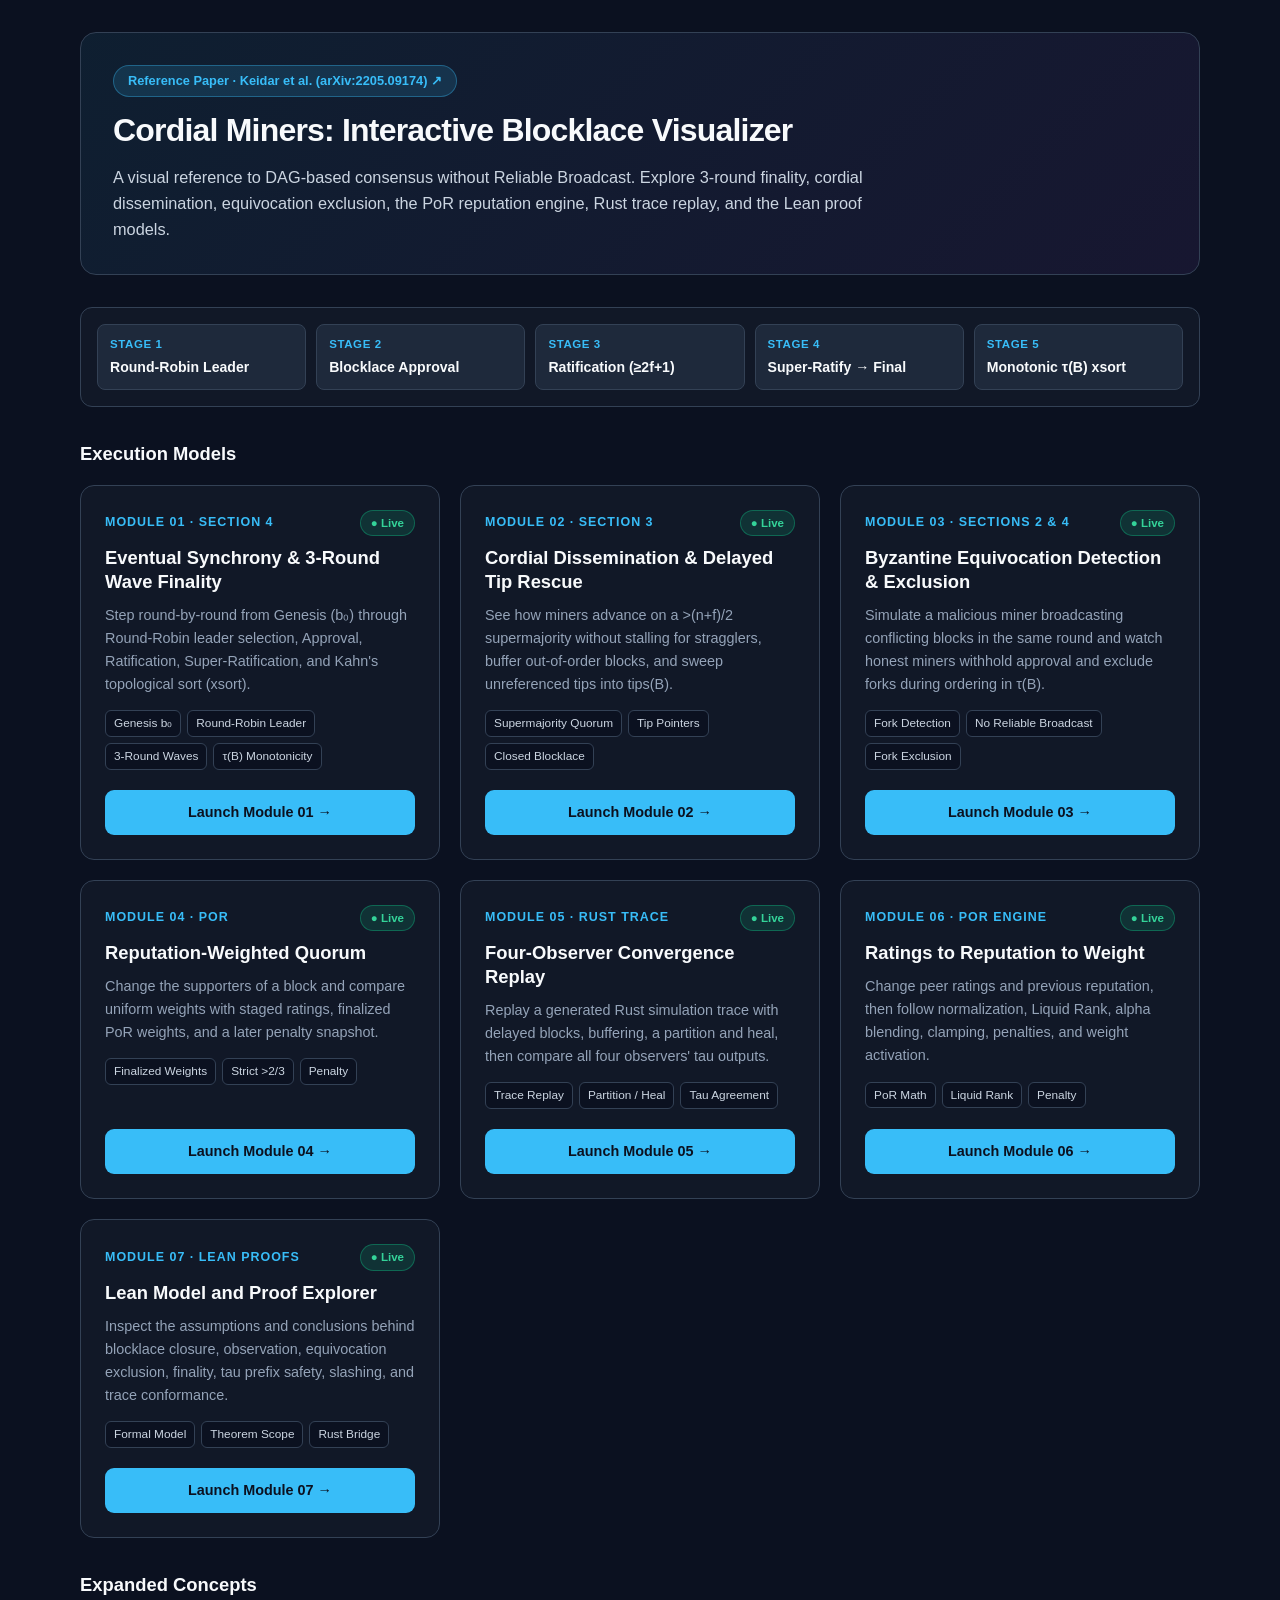
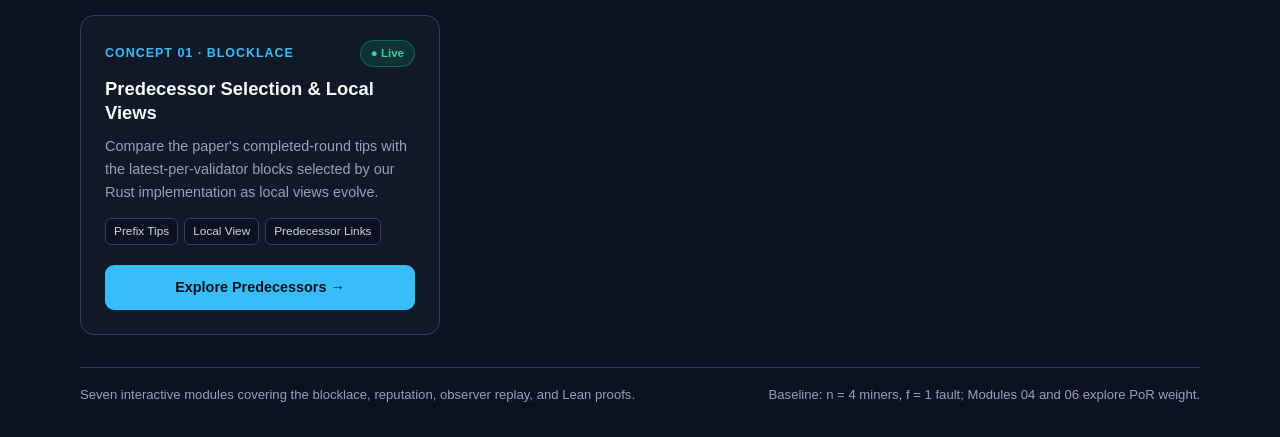
<file: index.html>
<!DOCTYPE html>
<html lang="en">
<head>
  <meta charset="UTF-8" />
  <meta name="viewport" content="width=device-width, initial-scale=1.0" />
  <title>Cordial Miners — Interactive Consensus & Blocklace Explorer</title>
  <style>
    :root {
      --bg: #0b1120;
      --surface: #111827;
      --surface-alt: #1e293b;
      --border: #334155;
      --text: #f8fafc;
      --muted: #94a3b8;
      --accent: #38bdf8;
      --genesis: #a855f7;
      --leader: #f59e0b;
      --ratifier: #10b981;
      --equiv: #ef4444;
    }

    * { box-sizing: border-box; margin: 0; padding: 0; }

    body {
      font-family: -apple-system, BlinkMacSystemFont, "Segoe UI", Roboto, sans-serif;
      background: var(--bg);
      color: var(--text);
      line-height: 1.6;
      padding: 32px 24px;
    }

    .container {
      max-width: 1120px;
      margin: 0 auto;
      display: flex;
      flex-direction: column;
      gap: 32px;
    }

    /* Hero Section */
    .hero {
      background: linear-gradient(135deg, rgba(56, 189, 248, 0.08), rgba(168, 85, 247, 0.08));
      border: 1px solid var(--border);
      border-radius: 16px;
      padding: 32px;
      display: flex;
      flex-direction: column;
      gap: 14px;
    }

    .paper-badge {
      display: inline-flex;
      align-items: center;
      gap: 8px;
      width: fit-content;
      background: rgba(56, 189, 248, 0.14);
      border: 1px solid rgba(56, 189, 248, 0.35);
      color: var(--accent);
      padding: 5px 14px;
      border-radius: 999px;
      font-size: 0.8rem;
      font-weight: 700;
      text-decoration: none;
    }

    .paper-badge:hover { background: rgba(56, 189, 248, 0.22); }

    h1 {
      font-size: 2rem;
      font-weight: 800;
      letter-spacing: -0.025em;
      line-height: 1.2;
    }

    .hero p {
      color: #cbd5e1;
      font-size: 1.02rem;
      max-width: 780px;
    }

    /* Concept Pipeline Strip */
    .pipeline-strip {
      display: grid;
      grid-template-columns: repeat(5, 1fr);
      gap: 10px;
      background: var(--surface);
      border: 1px solid var(--border);
      border-radius: 12px;
      padding: 16px;
    }

    .pipe-step {
      background: var(--surface-alt);
      border: 1px solid var(--border);
      border-radius: 8px;
      padding: 10px 12px;
    }

    .pipe-step span {
      display: block;
      font-size: 0.72rem;
      font-weight: 700;
      color: var(--accent);
      text-transform: uppercase;
      letter-spacing: 0.05em;
    }

    .pipe-step strong {
      font-size: 0.88rem;
      color: var(--text);
    }

    /* Module Cards Grid */
    .section-title {
      font-size: 1.15rem;
      font-weight: 700;
      color: var(--text);
      margin-bottom: -16px;
    }

    .modules-grid {
      display: grid;
      grid-template-columns: repeat(3, 1fr);
      gap: 20px;
    }

    @media (max-width: 900px) {
      .modules-grid { grid-template-columns: 1fr; }
      .pipeline-strip { grid-template-columns: 1fr; }
    }

    .module-card {
      background: var(--surface);
      border: 1px solid var(--border);
      border-radius: 14px;
      padding: 24px;
      display: flex;
      flex-direction: column;
      justify-content: space-between;
      gap: 20px;
      transition: transform 0.15s ease, border-color 0.15s ease;
    }

    .module-card.live:hover {
      transform: translateY(-3px);
      border-color: var(--accent);
    }

    .card-top {
      display: flex;
      flex-direction: column;
      gap: 10px;
    }

    .card-header {
      display: flex;
      justify-content: space-between;
      align-items: center;
    }

    .mod-num {
      font-size: 0.78rem;
      font-weight: 800;
      color: var(--accent);
      text-transform: uppercase;
      letter-spacing: 0.08em;
    }

    .status-pill {
      font-size: 0.72rem;
      font-weight: 700;
      padding: 3px 10px;
      border-radius: 999px;
    }

    .status-pill.ready {
      background: rgba(16, 185, 129, 0.16);
      color: #34d399;
      border: 1px solid rgba(16, 185, 129, 0.4);
    }

    .module-card h2 {
      font-size: 1.15rem;
      font-weight: 700;
      line-height: 1.3;
    }

    .module-card p {
      font-size: 0.9rem;
      color: var(--muted);
    }

    .topic-tags {
      display: flex;
      flex-wrap: wrap;
      gap: 6px;
      margin-top: 4px;
    }

    .tag {
      background: var(--bg);
      border: 1px solid var(--border);
      color: #cbd5e1;
      font-size: 0.74rem;
      padding: 3px 8px;
      border-radius: 6px;
    }

    .launch-btn {
      display: inline-flex;
      justify-content: center;
      align-items: center;
      gap: 8px;
      width: 100%;
      padding: 11px 16px;
      border-radius: 9px;
      font-size: 0.9rem;
      font-weight: 700;
      text-decoration: none;
      transition: all 0.15s ease;
    }

    .launch-btn.primary {
      background: var(--accent);
      color: #0b1120;
    }

    .launch-btn.primary:hover {
      background: #7dd3fc;
    }

    footer {
      border-top: 1px solid var(--border);
      padding-top: 16px;
      display: flex;
      flex-wrap: wrap;
      justify-content: space-between;
      gap: 12px;
      font-size: 0.82rem;
      color: var(--muted);
    }
  </style>
</head>
<body>
  <div class="container">
    <section class="hero">
      <a class="paper-badge" href="https://arxiv.org/abs/2205.09174" target="_blank" rel="noopener">
        Reference Paper · Keidar et al. (arXiv:2205.09174) ↗
      </a>
      <h1>Cordial Miners: Interactive Blocklace Visualizer</h1>
      <p>
        A visual reference to DAG-based consensus without Reliable Broadcast. Explore 3-round finality, cordial dissemination, equivocation exclusion, the PoR reputation engine, Rust trace replay, and the Lean proof models.
      </p>
    </section>

    <div class="pipeline-strip">
      <div class="pipe-step"><span>Stage 1</span><strong>Round-Robin Leader</strong></div>
      <div class="pipe-step"><span>Stage 2</span><strong>Blocklace Approval</strong></div>
      <div class="pipe-step"><span>Stage 3</span><strong>Ratification (≥2f+1)</strong></div>
      <div class="pipe-step"><span>Stage 4</span><strong>Super-Ratify → Final</strong></div>
      <div class="pipe-step"><span>Stage 5</span><strong>Monotonic τ(B) xsort</strong></div>
    </div>

    <h2 class="section-title">Execution Models</h2>

    <section class="modules-grid">
      <!-- Module 1 -->
      <article class="module-card live">
        <div class="card-top">
          <div class="card-header">
            <span class="mod-num">Module 01 · Section 4</span>
            <span class="status-pill ready">● Live</span>
          </div>
          <h2>Eventual Synchrony & 3-Round Wave Finality</h2>
          <p>
            Step round-by-round from Genesis (b₀) through Round-Robin leader selection, Approval, Ratification, Super-Ratification, and Kahn's topological sort (xsort).
          </p>
          <div class="topic-tags">
            <span class="tag">Genesis b₀</span>
            <span class="tag">Round-Robin Leader</span>
            <span class="tag">3-Round Waves</span>
            <span class="tag">τ(B) Monotonicity</span>
          </div>
        </div>
        <a href="module_1.html" class="launch-btn primary">Launch Module 01 →</a>
      </article>

      <!-- Module 2 -->
      <article class="module-card live">
        <div class="card-top">
          <div class="card-header">
            <span class="mod-num">Module 02 · Section 3</span>
            <span class="status-pill ready">● Live</span>
          </div>
          <h2>Cordial Dissemination & Delayed Tip Rescue</h2>
          <p>
            See how miners advance on a &gt;(n+f)/2 supermajority without stalling for stragglers, buffer out-of-order blocks, and sweep unreferenced tips into tips(B).
          </p>
          <div class="topic-tags">
            <span class="tag">Supermajority Quorum</span>
            <span class="tag">Tip Pointers</span>
            <span class="tag">Closed Blocklace</span>
          </div>
        </div>
        <a href="module_2.html" class="launch-btn primary">Launch Module 02 →</a>
      </article>

      <!-- Module 3 -->
      <article class="module-card live">
        <div class="card-top">
          <div class="card-header">
            <span class="mod-num">Module 03 · Sections 2 & 4</span>
            <span class="status-pill ready">● Live</span>
          </div>
          <h2>Byzantine Equivocation Detection & Exclusion</h2>
          <p>
            Simulate a malicious miner broadcasting conflicting blocks in the same round and watch honest miners withhold approval and exclude forks during ordering in τ(B).
          </p>
          <div class="topic-tags">
            <span class="tag">Fork Detection</span>
            <span class="tag">No Reliable Broadcast</span>
            <span class="tag">Fork Exclusion</span>
          </div>
        </div>
        <a href="module_3.html" class="launch-btn primary">Launch Module 03 →</a>
      </article>

      <!-- Module 4 -->
      <article class="module-card live">
        <div class="card-top">
          <div class="card-header">
            <span class="mod-num">Module 04 · PoR</span>
            <span class="status-pill ready">● Live</span>
          </div>
          <h2>Reputation-Weighted Quorum</h2>
          <p>Change the supporters of a block and compare uniform weights with staged ratings, finalized PoR weights, and a later penalty snapshot.</p>
          <div class="topic-tags">
            <span class="tag">Finalized Weights</span>
            <span class="tag">Strict &gt;2/3</span>
            <span class="tag">Penalty</span>
          </div>
        </div>
        <a href="module_4.html" class="launch-btn primary">Launch Module 04 →</a>
      </article>

      <!-- Module 5 -->
      <article class="module-card live">
        <div class="card-top">
          <div class="card-header">
            <span class="mod-num">Module 05 · Rust Trace</span>
            <span class="status-pill ready">● Live</span>
          </div>
          <h2>Four-Observer Convergence Replay</h2>
          <p>Replay a generated Rust simulation trace with delayed blocks, buffering, a partition and heal, then compare all four observers' tau outputs.</p>
          <div class="topic-tags">
            <span class="tag">Trace Replay</span>
            <span class="tag">Partition / Heal</span>
            <span class="tag">Tau Agreement</span>
          </div>
        </div>
        <a href="module_5.html" class="launch-btn primary">Launch Module 05 →</a>
      </article>

      <!-- Module 6 -->
      <article class="module-card live">
        <div class="card-top">
          <div class="card-header">
            <span class="mod-num">Module 06 · PoR engine</span>
            <span class="status-pill ready">● Live</span>
          </div>
          <h2>Ratings to Reputation to Weight</h2>
          <p>Change peer ratings and previous reputation, then follow normalization, Liquid Rank, alpha blending, clamping, penalties, and weight activation.</p>
          <div class="topic-tags">
            <span class="tag">PoR Math</span>
            <span class="tag">Liquid Rank</span>
            <span class="tag">Penalty</span>
          </div>
        </div>
        <a href="module_6.html" class="launch-btn primary">Launch Module 06 →</a>
      </article>

      <!-- Module 7 -->
      <article class="module-card live">
        <div class="card-top">
          <div class="card-header">
            <span class="mod-num">Module 07 · Lean proofs</span>
            <span class="status-pill ready">● Live</span>
          </div>
          <h2>Lean Model and Proof Explorer</h2>
          <p>Inspect the assumptions and conclusions behind blocklace closure, observation, equivocation exclusion, finality, tau prefix safety, slashing, and trace conformance.</p>
          <div class="topic-tags">
            <span class="tag">Formal Model</span>
            <span class="tag">Theorem Scope</span>
            <span class="tag">Rust Bridge</span>
          </div>
        </div>
        <a href="module_7.html" class="launch-btn primary">Launch Module 07 →</a>
      </article>
    </section>

    <h2 class="section-title">Expanded Concepts</h2>

    <section class="modules-grid" aria-label="Expanded concepts">
      <article class="module-card live">
        <div class="card-top">
          <div class="card-header">
            <span class="mod-num">Concept 01 · Blocklace</span>
            <span class="status-pill ready">● Live</span>
          </div>
          <h2>Predecessor Selection & Local Views</h2>
          <p>Compare the paper's completed-round tips with the latest-per-validator blocks selected by our Rust implementation as local views evolve.</p>
          <div class="topic-tags">
            <span class="tag">Prefix Tips</span>
            <span class="tag">Local View</span>
            <span class="tag">Predecessor Links</span>
          </div>
        </div>
        <a href="expanded_concepts/tips_selection.html" class="launch-btn primary">Explore Predecessors →</a>
      </article>
    </section>

    <footer>
      <span>Seven interactive modules covering the blocklace, reputation, observer replay, and Lean proofs.</span>
      <span>Baseline: n = 4 miners, f = 1 fault; Modules 04 and 06 explore PoR weight.</span>
    </footer>
  </div>
</body>
</html>
</file>
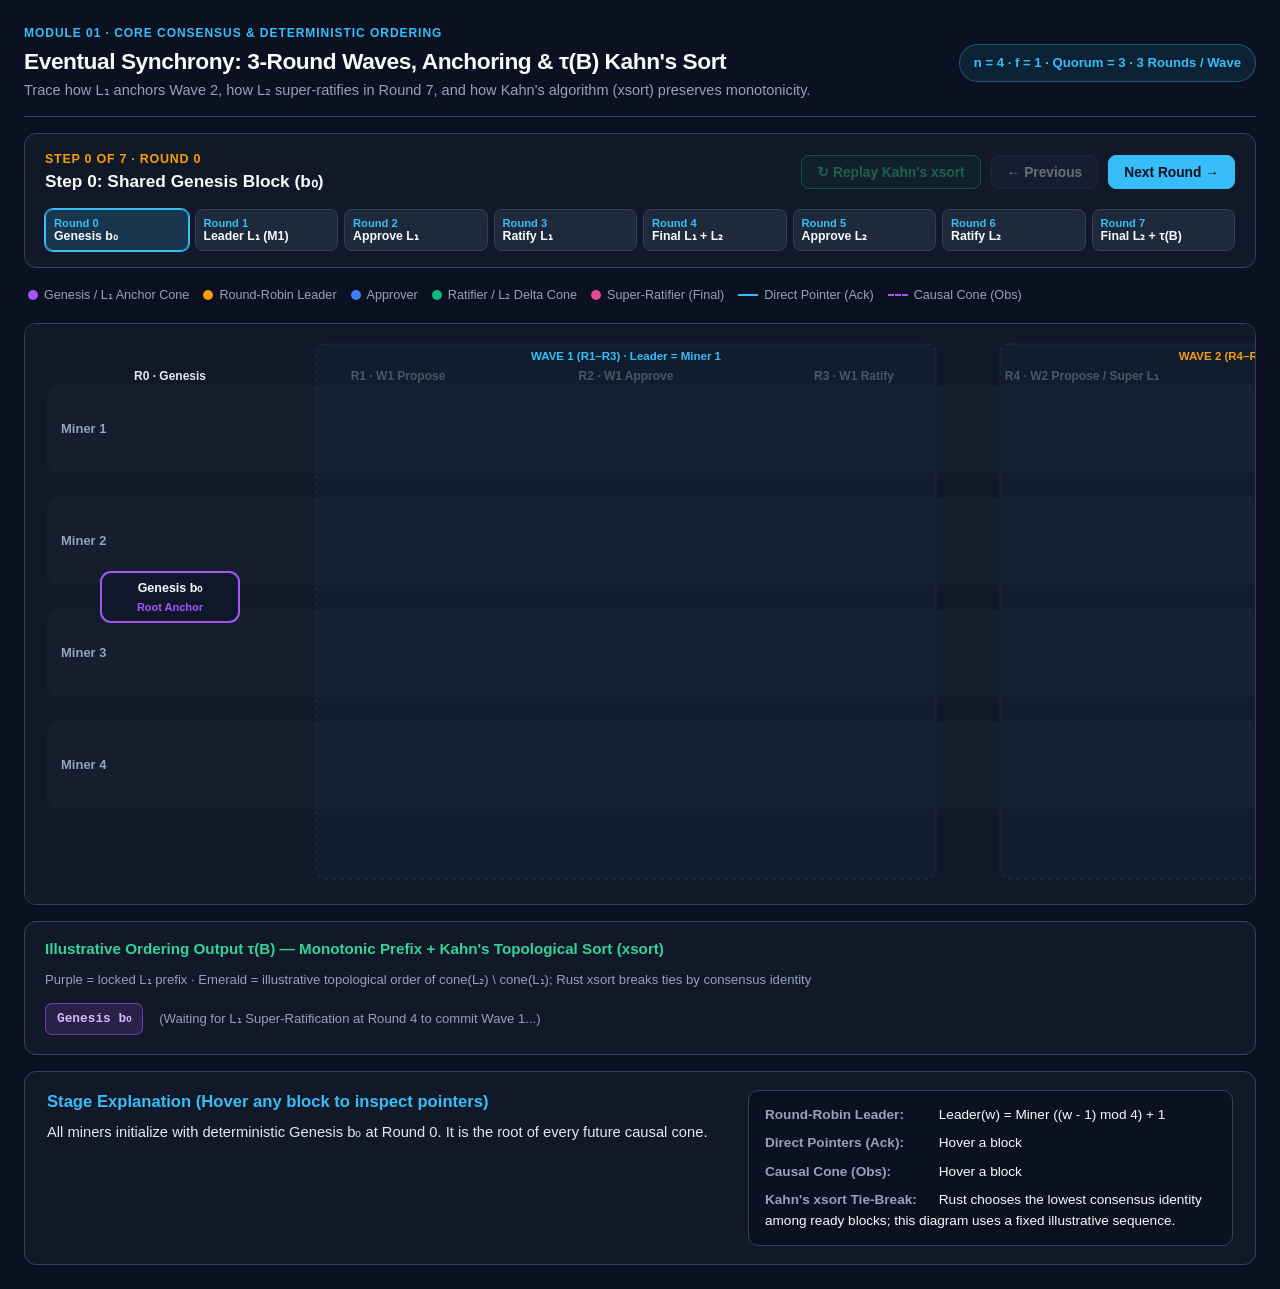
<file: module_1.html>
<!DOCTYPE html>
<html lang="en">
<head>
  <meta charset="UTF-8" />
  <meta name="viewport" content="width=device-width, initial-scale=1.0" />
  <title>Cordial Miners — 01. Eventual Synchrony, Finality & τ(B) Kahn's Sort</title>
  <style>
    :root {
      --bg: #0b1120;
      --surface: #111827;
      --surface-alt: #1e293b;
      --border: #334155;
      --text: #f8fafc;
      --muted: #94a3b8;
      --accent: #38bdf8;
      --genesis: #a855f7;
      --leader: #f59e0b;
      --approver: #3b82f6;
      --ratifier: #10b981;
      --super: #ec4899;
      --neutral: #64748b;
    }

    * { box-sizing: border-box; margin: 0; padding: 0; }

    body {
      font-family: -apple-system, BlinkMacSystemFont, "Segoe UI", Roboto, sans-serif;
      background: var(--bg);
      color: var(--text);
      line-height: 1.5;
      padding: 24px;
    }

    .container {
      max-width: 1380px;
      margin: 0 auto;
      display: flex;
      flex-direction: column;
      gap: 16px;
    }

    header {
      display: flex;
      flex-wrap: wrap;
      justify-content: space-between;
      align-items: center;
      gap: 12px;
      padding-bottom: 14px;
      border-bottom: 1px solid var(--border);
    }

    .module-tag {
      font-size: 0.75rem;
      font-weight: 700;
      text-transform: uppercase;
      letter-spacing: 0.08em;
      color: var(--accent);
      display: block;
      margin-bottom: 2px;
    }

    h1 { font-size: 1.42rem; font-weight: 700; letter-spacing: -0.02em; }
    .subtitle { color: var(--muted); font-size: 0.91rem; margin-top: 2px; }

    .params-badge {
      background: rgba(56, 189, 248, 0.1);
      border: 1px solid rgba(56, 189, 248, 0.35);
      color: var(--accent);
      padding: 8px 14px;
      border-radius: 999px;
      font-size: 0.82rem;
      font-weight: 600;
    }

    .control-panel {
      background: var(--surface);
      border: 1px solid var(--border);
      border-radius: 12px;
      padding: 16px 20px;
      display: flex;
      flex-direction: column;
      gap: 14px;
    }

    .control-header {
      display: flex;
      flex-wrap: wrap;
      justify-content: space-between;
      align-items: center;
      gap: 12px;
    }

    .step-counter {
      font-size: 0.78rem;
      font-weight: 700;
      color: var(--leader);
      text-transform: uppercase;
      letter-spacing: 0.06em;
      display: block;
    }

    .step-title { font-size: 1.08rem; font-weight: 700; }

    .btn-group { display: flex; flex-wrap: wrap; gap: 10px; }

    button {
      background: var(--surface-alt);
      color: var(--text);
      border: 1px solid var(--border);
      padding: 8px 15px;
      border-radius: 8px;
      font-size: 0.86rem;
      font-weight: 600;
      cursor: pointer;
      transition: all 0.15s ease;
    }

    button:hover:not(:disabled) { border-color: var(--accent); color: var(--accent); }

    button.primary {
      background: var(--accent);
      color: #0b1120;
      border-color: var(--accent);
    }

    button.primary:hover:not(:disabled) { background: #7dd3fc; color: #0b1120; }

    button.kahn-btn {
      background: rgba(16, 185, 129, 0.16);
      border-color: var(--ratifier);
      color: #34d399;
    }

    button.kahn-btn:hover:not(:disabled) {
      background: rgba(16, 185, 129, 0.28);
      color: #6ee7b7;
    }

    button:disabled { opacity: 0.38; cursor: not-allowed; }

    .step-pills {
      display: grid;
      grid-template-columns: repeat(8, 1fr);
      gap: 6px;
    }

    .step-pill {
      background: var(--surface-alt);
      border: 1px solid var(--border);
      border-radius: 8px;
      padding: 7px 8px;
      text-align: left;
      cursor: pointer;
    }

    .step-pill.done {
      border-color: rgba(56, 189, 248, 0.4);
      background: rgba(56, 189, 248, 0.06);
    }

    .step-pill.active {
      border-color: var(--accent);
      background: rgba(56, 189, 248, 0.18);
      box-shadow: 0 0 0 1px var(--accent);
    }

    .step-pill span { display: block; }
    .step-pill .r-tag { font-size: 0.7rem; font-weight: 700; color: var(--accent); }
    .step-pill .r-name {
      font-size: 0.77rem;
      font-weight: 600;
      color: var(--text);
      white-space: nowrap;
      overflow: hidden;
      text-overflow: ellipsis;
    }

    .legend {
      display: flex;
      flex-wrap: wrap;
      gap: 14px;
      font-size: 0.79rem;
      color: var(--muted);
      padding: 2px 4px;
    }

    .legend-item { display: flex; align-items: center; gap: 6px; }
    .dot { width: 10px; height: 10px; border-radius: 50%; display: inline-block; }
    .line-solid { width: 20px; border-top: 2.5px solid var(--accent); display: inline-block; }
    .line-dashed { width: 20px; border-top: 2px dashed var(--genesis); display: inline-block; }

    .dag-viewport {
      background: var(--surface);
      border: 1px solid var(--border);
      border-radius: 12px;
      overflow-x: auto;
      padding: 10px;
    }

    svg {
      display: block;
      width: 1840px;
      height: 560px;
    }

    .lane-band { fill: rgba(30, 41, 59, 0.35); rx: 10; }
    .wave-band {
      fill: rgba(56, 189, 248, 0.03);
      stroke: rgba(56, 189, 248, 0.18);
      stroke-dasharray: 4 4;
      rx: 10;
    }

    .edge {
      fill: none;
      stroke: #475569;
      stroke-width: 1.6;
      opacity: 0.28;
      transition: opacity 0.15s ease, stroke 0.15s ease, stroke-width 0.15s ease;
    }

    .edge.direct { stroke: var(--accent); stroke-width: 3; opacity: 1; }
    .edge.transitive { stroke: var(--genesis); stroke-width: 2.2; stroke-dasharray: 6 4; opacity: 0.92; }
    .edge.dimmed { opacity: 0.05; }

    .node-group { cursor: pointer; transition: opacity 0.15s ease; }
    .node-group.dimmed { opacity: 0.2; }
    .node-card { rx: 10; ry: 10; stroke-width: 2; transition: filter 0.15s ease; }

    .node-group:hover .node-card,
    .node-group.hovered .node-card {
      filter: drop-shadow(0 0 12px rgba(56, 189, 248, 0.7));
    }

    .node-group.kahn-active .node-card {
      filter: drop-shadow(0 0 14px rgba(16, 185, 129, 0.9));
      stroke-width: 3;
    }

    /* Inspector + Monotonicity Bar */
    .inspector {
      background: var(--surface);
      border: 1px solid var(--border);
      border-radius: 12px;
      padding: 18px 22px;
      display: grid;
      grid-template-columns: 1.4fr 1fr;
      gap: 22px;
      align-items: start;
    }

    @media (max-width: 960px) {
      .inspector { grid-template-columns: 1fr; }
      .step-pills { grid-template-columns: repeat(4, 1fr); }
    }

    .inspector h3 { font-size: 1.04rem; color: var(--accent); margin-bottom: 6px; }
    .inspector p { font-size: 0.92rem; color: #e2e8f0; }

    .details-box {
      background: var(--bg);
      border: 1px solid var(--border);
      border-radius: 10px;
      padding: 14px 16px;
      display: flex;
      flex-direction: column;
      gap: 8px;
      font-size: 0.85rem;
    }

    .details-box strong { color: var(--muted); display: inline-block; min-width: 170px; }

    .tau-panel {
      background: var(--surface);
      border: 1px solid var(--border);
      border-radius: 12px;
      padding: 16px 20px;
      display: flex;
      flex-direction: column;
      gap: 10px;
    }

    .tau-header {
      display: flex;
      flex-wrap: wrap;
      justify-content: space-between;
      align-items: center;
      gap: 10px;
    }

    .tau-header h4 { font-size: 0.95rem; color: #34d399; }
    .tau-sub { font-size: 0.82rem; color: var(--muted); }

    .tau-stream {
      display: flex;
      flex-wrap: wrap;
      align-items: center;
      gap: 8px;
      min-height: 38px;
    }

    .tau-chip {
      padding: 5px 11px;
      border-radius: 7px;
      font-family: ui-monospace, SFMono-Regular, Menlo, monospace;
      font-size: 0.8rem;
      font-weight: 700;
      display: inline-flex;
      align-items: center;
      gap: 6px;
    }

    .tau-chip.prefix {
      background: rgba(168, 85, 247, 0.16);
      border: 1px solid rgba(168, 85, 247, 0.55);
      color: #d8b4fe;
    }

    .tau-chip.delta {
      background: rgba(16, 185, 129, 0.16);
      border: 1px solid rgba(16, 185, 129, 0.55);
      color: #6ee7b7;
    }

    .tau-arrow { color: var(--muted); font-size: 0.85rem; }
  </style>
</head>
<body>
  <div class="container">
    <header>
      <div>
        <span class="module-tag">Module 01 · Core Consensus & Deterministic Ordering</span>
        <h1>Eventual Synchrony: 3-Round Waves, Anchoring & τ(B) Kahn's Sort</h1>
        <p class="subtitle">Trace how L₁ anchors Wave 2, how L₂ super-ratifies in Round 7, and how Kahn's algorithm (xsort) preserves monotonicity.</p>
      </div>
      <span class="params-badge">n = 4 · f = 1 · Quorum = 3 · 3 Rounds / Wave</span>
    </header>

    <section class="control-panel">
      <div class="control-header">
        <div>
          <span class="step-counter" id="stepCounter">Step 0 of 7 · Round 0</span>
          <h2 class="step-title" id="stepTitle">Step 0: Shared Genesis Block (b₀)</h2>
        </div>
        <div class="btn-group">
          <button id="kahnStepBtn" class="kahn-btn" disabled>▶ Step Kahn's xsort</button>
          <button id="prevBtn">← Previous</button>
          <button id="nextBtn" class="primary">Next Round →</button>
        </div>
      </div>
      <div class="step-pills" id="stepPills"></div>
    </section>

    <div class="legend">
      <span class="legend-item"><i class="dot" style="background:var(--genesis)"></i>Genesis / L₁ Anchor Cone</span>
      <span class="legend-item"><i class="dot" style="background:var(--leader)"></i>Round-Robin Leader</span>
      <span class="legend-item"><i class="dot" style="background:var(--approver)"></i>Approver</span>
      <span class="legend-item"><i class="dot" style="background:var(--ratifier)"></i>Ratifier / L₂ Delta Cone</span>
      <span class="legend-item"><i class="dot" style="background:var(--super)"></i>Super-Ratifier (Final)</span>
      <span class="legend-item"><i class="line-solid"></i>Direct Pointer (Ack)</span>
      <span class="legend-item"><i class="line-dashed"></i>Causal Cone (Obs)</span>
    </div>

    <div class="dag-viewport" id="dagViewport">
      <svg id="dagSvg" viewBox="0 0 1840 560"></svg>
    </div>

    <section class="tau-panel">
      <div class="tau-header">
        <h4>Illustrative Ordering Output τ(B) — Monotonic Prefix + Kahn's Topological Sort (xsort)</h4>
        <span class="tau-sub" id="tauRuleNote">Purple = locked L₁ prefix · Emerald = illustrative topological order of cone(L₂) \ cone(L₁); Rust xsort breaks ties by consensus identity</span>
      </div>
      <div class="tau-stream" id="tauStream"></div>
    </section>

    <section class="inspector">
      <div>
        <h3 id="inspTitle">Stage Explanation (Hover any block to inspect pointers)</h3>
        <p id="inspDesc"></p>
      </div>
      <div class="details-box">
        <div><strong>Round-Robin Leader:</strong> <span id="inspElection">Leader(w) = Miner ((w - 1) mod 4) + 1</span></div>
        <div><strong>Direct Pointers (Ack):</strong> <span id="inspParents">Hover a block</span></div>
        <div><strong>Causal Cone (Obs):</strong> <span id="inspAncestors">Hover a block</span></div>
        <div><strong>Kahn's xsort Tie-Break:</strong> <span>Rust chooses the lowest consensus identity among ready blocks; this diagram uses a fixed illustrative sequence.</span></div>
      </div>
    </section>
  </div>

  <script>
    const COLORS = {
      genesis: "#a855f7",
      leader: "#f59e0b",
      approver: "#3b82f6",
      ratifier: "#10b981",
      super: "#ec4899",
      neutral: "#64748b"
    };

    const ROUNDS = [
      "R0 · Genesis",
      "R1 · W1 Propose",
      "R2 · W1 Approve",
      "R3 · W1 Ratify",
      "R4 · W2 Propose / Super L₁",
      "R5 · W2 Approve L₂",
      "R6 · W2 Ratify L₂",
      "R7 · W3 / Super L₂"
    ];

    const STEPS = [
      {
        pillTag: "Round 0",
        pillName: "Genesis b₀",
        title: "Step 0: Shared Genesis Block (b₀)",
        desc: "All miners initialize with deterministic Genesis b₀ at Round 0. It is the root of every future causal cone."
      },
      {
        pillTag: "Round 1",
        pillName: "Leader L₁ (M1)",
        title: "Step 1: Wave 1 Propose — Round-Robin Elects Miner 1 (L₁)",
        desc: "All Round 1 blocks point to b₀. Round-robin elects Miner 1 (M1·R1) as Wave 1 Leader L₁. Notice M2·R1, M3·R1, and M4·R1 sit parallel to L₁—they are NOT in cone(L₁) yet."
      },
      {
        pillTag: "Round 2",
        pillName: "Approve L₁",
        title: "Step 2: Wave 1 Approve — 3/4 Quorum Observes L₁",
        desc: "Miners advance after collecting 3/4 Round 1 blocks. M1·R2, M2·R2, and M3·R2 point to L₁ and become Approvers."
      },
      {
        pillTag: "Round 3",
        pillName: "Ratify L₁",
        title: "Step 3: Wave 1 Ratify — Observing ≥3 Approvals",
        desc: "M1·R3, M2·R3, and M3·R3 observe ≥3 Round 2 Approvers and formally Ratify L₁."
      },
      {
        pillTag: "Round 4",
        pillName: "Final L₁ + L₂",
        title: "Step 4: L₁ Super-Ratified (Final!) & Anchored as Previous Leader for L₂",
        desc: "Round 4 blocks observe ≥3 Ratifiers, making L₁ FINAL! τ(B) immediately commits cone(L₁) = [b₀, M1·R1]. Meanwhile, Round-Robin elects Miner 2 (M2·R4) as Wave 2 Leader L₂, with L₁ anchored as its prior finalized leader."
      },
      {
        pillTag: "Round 5",
        pillName: "Approve L₂",
        title: "Step 5: Wave 2 Approve — Collecting Approvals for L₂",
        desc: "Starting a fresh approval cycle for L₂ (M2·R4), Round 5 blocks that observe L₂ become Approvers of L₂."
      },
      {
        pillTag: "Round 6",
        pillName: "Ratify L₂",
        title: "Step 6: Wave 2 Ratify — Observing ≥3 Approvals of L₂",
        desc: "Round 6 blocks observe ≥3 Round 5 Approvers, formally Ratifying Wave 2 Leader L₂."
      },
      {
        pillTag: "Round 7",
        pillName: "Final L₂ + τ(B)",
        title: "Step 7: L₂ Super-Ratified → Monotonic τ(B) via Kahn's Algorithm (xsort)",
        desc: "Round 7 blocks super-ratify L₂! Because L₁ was anchored as the previous leader, τ(B) keeps [b₀, M1·R1] locked (monotonicity) and runs Kahn's topological sort (xsort) on the new delta cone(L₂) \\ cone(L₁) to append all remaining R1–R4 blocks in deterministic order!"
      }
    ];

    const NODES = [
      // Round 0
      { id: "b0", round: 0, miner: 1.5, code: "Genesis b₀", role: "Root Anchor", type: "genesis", parents: [],
        desc: "Deterministic Genesis root shared by all miners." },

      // Round 1
      { id: "m1_r1", round: 1, miner: 0, code: "M1 · R1", role: "Leader L₁", type: "leader", parents: ["b0"],
        desc: "Wave 1 Leader L₁. Committed at Round 4 as part of cone(L₁) = {b₀, M1·R1}." },
      { id: "m2_r1", round: 1, miner: 1, code: "M2 · R1", role: "Block", type: "neutral", parents: ["b0"],
        desc: "Outside cone(L₁), so it waits until L₂ finalizes at Round 7, then enters τ(B) via Kahn's xsort." },
      { id: "m3_r1", round: 1, miner: 2, code: "M3 · R1", role: "Block", type: "neutral", parents: ["b0"],
        desc: "Outside cone(L₁); swept into cone(L₂) \\ cone(L₁) and ordered deterministically at Round 7." },
      { id: "m4_r1", round: 1, miner: 3, code: "M4 · R1", role: "Block", type: "neutral", parents: ["b0"],
        desc: "Outside cone(L₁); swept into cone(L₂) \\ cone(L₁) and ordered deterministically at Round 7." },

      // Round 2
      { id: "m1_r2", round: 2, miner: 0, code: "M1 · R2", role: "Approver (L₁)", type: "approver", parents: ["m1_r1", "m2_r1", "m3_r1"],
        desc: "Approves L₁. Ordered in cone(L₂) \\ cone(L₁) once L₂ is super-ratified." },
      { id: "m2_r2", round: 2, miner: 1, code: "M2 · R2", role: "Approver (L₁)", type: "approver", parents: ["m1_r1", "m2_r1", "m4_r1"],
        desc: "Approves L₁." },
      { id: "m3_r2", round: 2, miner: 2, code: "M3 · R2", role: "Approver (L₁)", type: "approver", parents: ["m1_r1", "m3_r1", "m4_r1"],
        desc: "Approves L₁." },
      { id: "m4_r2", round: 2, miner: 3, code: "M4 · R2", role: "Block (No L₁)", type: "neutral", parents: ["m2_r1", "m3_r1", "m4_r1"],
        desc: "Did not see L₁ directly in R1, yet still gets ordered cleanly inside cone(L₂) \\ cone(L₁) at Round 7!" },

      // Round 3
      { id: "m1_r3", round: 3, miner: 0, code: "M1 · R3", role: "Ratifier (L₁)", type: "ratifier", parents: ["m1_r2", "m2_r2", "m3_r2"],
        desc: "Ratifies L₁ by observing ≥3 Round 2 Approvers." },
      { id: "m2_r3", round: 3, miner: 1, code: "M2 · R3", role: "Ratifier (L₁)", type: "ratifier", parents: ["m1_r2", "m2_r2", "m3_r2"],
        desc: "Ratifies L₁ by observing ≥3 Round 2 Approvers." },
      { id: "m3_r3", round: 3, miner: 2, code: "M3 · R3", role: "Ratifier (L₁)", type: "ratifier", parents: ["m1_r2", "m2_r2", "m3_r2"],
        desc: "Ratifies L₁ by observing ≥3 Round 2 Approvers." },
      { id: "m4_r3", round: 3, miner: 3, code: "M4 · R3", role: "Block (2/3 App)", type: "neutral", parents: ["m2_r2", "m3_r2", "m4_r2"],
        desc: "Only observed 2 Approvers; not needed for L₁ ratification." },

      // Round 4
      { id: "m1_r4", round: 4, miner: 0, code: "M1 · R4", role: "Super-Ratifier L₁", type: "super", parents: ["m1_r3", "m2_r3", "m3_r3"],
        desc: "Super-Ratifies L₁! Locks L₁ as Final Anchor." },
      { id: "m2_r4", round: 4, miner: 1, code: "M2 · R4", role: "Leader L₂ · Super", type: "super", parents: ["m1_r3", "m2_r3", "m3_r3"],
        desc: "Wave 2 Leader L₂ (Round-Robin Miner 2) AND Super-Ratifier of L₁. Anchors L₁ as previous finalized leader." },
      { id: "m3_r4", round: 4, miner: 2, code: "M3 · R4", role: "Super-Ratifier L₁", type: "super", parents: ["m1_r3", "m2_r3", "m3_r3"],
        desc: "Super-Ratifies L₁." },
      { id: "m4_r4", round: 4, miner: 3, code: "M4 · R4", role: "Block (2/3 Rat)", type: "neutral", parents: ["m2_r3", "m3_r3", "m4_r3"],
        desc: "Round 4 block." },

      // Round 5 (Approve L2)
      { id: "m1_r5", round: 5, miner: 0, code: "M1 · R5", role: "Approver (L₂)", type: "approver", parents: ["m1_r4", "m2_r4", "m3_r4"],
        desc: "Approves Wave 2 Leader L₂ (M2·R4)." },
      { id: "m2_r5", round: 5, miner: 1, code: "M2 · R5", role: "Approver (L₂)", type: "approver", parents: ["m1_r4", "m2_r4", "m3_r4"],
        desc: "Approves Wave 2 Leader L₂ (M2·R4)." },
      { id: "m3_r5", round: 5, miner: 2, code: "M3 · R5", role: "Approver (L₂)", type: "approver", parents: ["m1_r4", "m2_r4", "m3_r4"],
        desc: "Approves Wave 2 Leader L₂ (M2·R4), completing 3/4 Approvals." },
      { id: "m4_r5", round: 5, miner: 3, code: "M4 · R5", role: "Block (No L₂)", type: "neutral", parents: ["m1_r4", "m3_r4", "m4_r4"],
        desc: "Did not include M2·R4 in its 3/4 quorum." },

      // Round 6 (Ratify L2)
      { id: "m1_r6", round: 6, miner: 0, code: "M1 · R6", role: "Ratifier (L₂)", type: "ratifier", parents: ["m1_r5", "m2_r5", "m3_r5"],
        desc: "Ratifies L₂ by observing 3/4 Round 5 Approvers." },
      { id: "m2_r6", round: 6, miner: 1, code: "M2 · R6", role: "Ratifier (L₂)", type: "ratifier", parents: ["m1_r5", "m2_r5", "m3_r5"],
        desc: "Ratifies L₂ by observing 3/4 Round 5 Approvers." },
      { id: "m3_r6", round: 6, miner: 2, code: "M3 · R6", role: "Ratifier (L₂)", type: "ratifier", parents: ["m1_r5", "m2_r5", "m3_r5"],
        desc: "Ratifies L₂ by observing 3/4 Round 5 Approvers." },
      { id: "m4_r6", round: 6, miner: 3, code: "M4 · R6", role: "Block (2/3 App)", type: "neutral", parents: ["m2_r5", "m3_r5", "m4_r5"],
        desc: "Observed 2 Approvers of L₂." },

      // Round 7 (Super-Ratify L2 -> Finality & Kahn's xsort)
      { id: "m1_r7", round: 7, miner: 0, code: "M1 · R7", role: "Super-Ratifier L₂", type: "super", parents: ["m1_r6", "m2_r6", "m3_r6"],
        desc: "SUPER-RATIFIES L₂! Locks Finality on L₂ and triggers Kahn's xsort on cone(L₂) \\ cone(L₁)." },
      { id: "m2_r7", round: 7, miner: 1, code: "M2 · R7", role: "Super-Ratifier L₂", type: "super", parents: ["m1_r6", "m2_r6", "m3_r6"],
        desc: "Super-Ratifies L₂." },
      { id: "m3_r7", round: 7, miner: 2, code: "M3 · R7", role: "Super-Ratifier L₂", type: "super", parents: ["m1_r6", "m2_r6", "m3_r6"],
        desc: "Super-Ratifies L₂." },
      { id: "m4_r7", round: 7, miner: 3, code: "M4 · R7", role: "Block (2/3 Rat)", type: "neutral", parents: ["m2_r6", "m3_r6", "m4_r6"],
        desc: "Round 7 block." }
    ];

    // Kahn's xsort sequence for Step 7:
    // Prefix cone(L1) = [b0, m1_r1]
    // Illustrative topological order of cone(L2) \ cone(L1); Rust xsort ties use consensus identity.
    const L1_PREFIX_IDS = ["b0", "m1_r1"];
    const L2_DELTA_IDS = [
      "m2_r1", "m3_r1", "m4_r1",
      "m1_r2", "m2_r2", "m3_r2",
      "m1_r3", "m2_r3", "m3_r3",
      "m2_r4"
    ];

    let currentStep = 0;
    let hoveredId = null;
    let kahnRevealedCount = L2_DELTA_IDS.length; // Show full list by default on Step 7, or step through

    const svg = document.getElementById("dagSvg");
    const pillsEl = document.getElementById("stepPills");
    const prevBtn = document.getElementById("prevBtn");
    const nextBtn = document.getElementById("nextBtn");
    const kahnBtn = document.getElementById("kahnStepBtn");
    const viewport = document.getElementById("dagViewport");

    function getAncestors(id, map, set = new Set()) {
      const node = map.get(id);
      if (!node) return set;
      for (const pid of node.parents) {
        if (!set.has(pid)) {
          set.add(pid);
          getAncestors(pid, map, set);
        }
      }
      return set;
    }

    function renderTauStream() {
      const stream = document.getElementById("tauStream");
      stream.innerHTML = "";
      const nodeMap = new Map(NODES.map(n => [n.id, n]));

      if (currentStep < 4) {
        stream.innerHTML = `<span class="tau-chip prefix">Genesis b₀</span><span class="tau-sub" style="margin-left:8px;">(Waiting for L₁ Super-Ratification at Round 4 to commit Wave 1...)</span>`;
        return;
      }

      // Always render L1 monotonic prefix
      L1_PREFIX_IDS.forEach((id, idx) => {
        if (idx > 0) {
          const arr = document.createElement("span");
          arr.className = "tau-arrow";
          arr.textContent = "→";
          stream.appendChild(arr);
        }
        const chip = document.createElement("span");
        chip.className = "tau-chip prefix";
        chip.textContent = nodeMap.get(id).code;
        stream.appendChild(chip);
      });

      if (currentStep < 7) {
        const note = document.createElement("span");
        note.className = "tau-sub";
        note.style.marginLeft = "10px";
        note.textContent = "🔒 Prefix locked (Monotonicity guaranteed). Waiting for L₂ Super-Ratification at Round 7...";
        stream.appendChild(note);
        return;
      }

      // Step 7: Append Kahn's xsort delta blocks
      const slice = L2_DELTA_IDS.slice(0, kahnRevealedCount);
      slice.forEach((id) => {
        const arr = document.createElement("span");
        arr.className = "tau-arrow";
        arr.textContent = "→";
        stream.appendChild(arr);

        const chip = document.createElement("span");
        chip.className = "tau-chip delta";
        chip.textContent = nodeMap.get(id).code;
        stream.appendChild(chip);
      });
    }

    function renderControls() {
      const s = STEPS[currentStep];
      document.getElementById("stepCounter").textContent = `Step ${currentStep} of ${STEPS.length - 1} · Round ${currentStep}`;
      document.getElementById("stepTitle").textContent = s.title;
      document.getElementById("inspDesc").textContent = s.desc;

      prevBtn.disabled = currentStep === 0;
      nextBtn.disabled = currentStep === STEPS.length - 1;
      kahnBtn.disabled = currentStep !== 7;
      kahnBtn.textContent = kahnRevealedCount < L2_DELTA_IDS.length
        ? `▶ Kahn Pop Next (${kahnRevealedCount}/${L2_DELTA_IDS.length})`
        : "↻ Replay Kahn's xsort";

      pillsEl.innerHTML = "";
      STEPS.forEach((step, idx) => {
        const btn = document.createElement("button");
        btn.className = "step-pill" + (idx === currentStep ? " active" : idx < currentStep ? " done" : "");
        btn.innerHTML = `<span class="r-tag">${step.pillTag}</span><span class="r-name">${step.pillName}</span>`;
        btn.onclick = () => {
          currentStep = idx;
          hoveredId = null;
          kahnRevealedCount = L2_DELTA_IDS.length;
          render();
          viewport.scrollTo({ left: Math.max(0, currentStep * 215 - 320), behavior: "smooth" });
        };
        pillsEl.appendChild(btn);
      });
    }

    function renderDAG() {
      svg.innerHTML = "";

      const leftPad = 135;
      const colGap = 228;
      const topPad = 95;
      const laneHeight = 112;
      const boxW = 138;
      const boxH = 50;

      // Wave grouping backdrops
      const drawWaveBand = (startCol, spanCols, label, color) => {
        const x = leftPad + startCol * colGap - 82;
        const w = spanCols * colGap + 164;
        const rect = document.createElementNS("http://www.w3.org/2000/svg", "rect");
        rect.setAttribute("x", x);
        rect.setAttribute("y", 10);
        rect.setAttribute("width", w);
        rect.setAttribute("height", 535);
        rect.setAttribute("class", "wave-band");
        svg.appendChild(rect);

        const txt = document.createElementNS("http://www.w3.org/2000/svg", "text");
        txt.setAttribute("x", x + w / 2);
        txt.setAttribute("y", 26);
        txt.setAttribute("text-anchor", "middle");
        txt.setAttribute("fill", color);
        txt.setAttribute("font-size", "11.5");
        txt.setAttribute("font-weight", "700");
        txt.textContent = label;
        svg.appendChild(txt);
      };

      drawWaveBand(1, 2, "WAVE 1 (R1–R3) · Leader = Miner 1", "#38bdf8");
      drawWaveBand(4, 2, "WAVE 2 (R4–R6) · Leader = Miner 2 (Anchors L₁)", "#f59e0b");

      // Miner swimlanes
      for (let m = 0; m < 4; m++) {
        const y = topPad + m * laneHeight;
        const lane = document.createElementNS("http://www.w3.org/2000/svg", "rect");
        lane.setAttribute("x", 12);
        lane.setAttribute("y", y - 44);
        lane.setAttribute("width", 1816);
        lane.setAttribute("height", 88);
        lane.setAttribute("class", "lane-band");
        svg.appendChild(lane);

        const mLabel = document.createElementNS("http://www.w3.org/2000/svg", "text");
        mLabel.setAttribute("x", 26);
        mLabel.setAttribute("y", y + 4);
        mLabel.setAttribute("fill", "#94a3b8");
        mLabel.setAttribute("font-size", "13");
        mLabel.setAttribute("font-weight", "700");
        mLabel.textContent = `Miner ${m + 1}`;
        svg.appendChild(mLabel);
      }

      // Column headers
      ROUNDS.forEach((label, idx) => {
        const x = leftPad + idx * colGap;
        const txt = document.createElementNS("http://www.w3.org/2000/svg", "text");
        txt.setAttribute("x", x);
        txt.setAttribute("y", 46);
        txt.setAttribute("text-anchor", "middle");
        txt.setAttribute("fill", idx <= currentStep ? "#e2e8f0" : "#475569");
        txt.setAttribute("font-size", "12");
        txt.setAttribute("font-weight", "700");
        txt.textContent = label;
        svg.appendChild(txt);
      });

      const visibleNodes = NODES.filter(n => n.round <= currentStep);
      const nodeMap = new Map(visibleNodes.map(n => [n.id, n]));

      visibleNodes.forEach(n => {
        n.x = leftPad + n.round * colGap;
        n.y = topPad + n.miner * laneHeight;
      });

      const hoveredNode = hoveredId ? nodeMap.get(hoveredId) : null;
      const directParents = hoveredNode ? new Set(hoveredNode.parents) : new Set();
      const ancestors = hoveredNode ? getAncestors(hoveredNode.id, nodeMap) : new Set();

      const activeKahnId = currentStep === 7 && kahnRevealedCount > 0
        ? L2_DELTA_IDS[kahnRevealedCount - 1]
        : null;

      // Edges
      visibleNodes.forEach(child => {
        child.parents.forEach(pid => {
          const parent = nodeMap.get(pid);
          if (!parent) return;

          const startX = child.x - boxW / 2;
          const startY = child.y;
          const endX = parent.x + boxW / 2;
          const endY = parent.y;
          const bend = (startX - endX) * 0.45;

          const path = document.createElementNS("http://www.w3.org/2000/svg", "path");
          path.setAttribute("d", `M ${startX} ${startY} C ${startX - bend} ${startY}, ${endX + bend} ${endY}, ${endX} ${endY}`);

          let cls = "edge";
          if (hoveredNode) {
            if (child.id === hoveredNode.id && directParents.has(parent.id)) {
              cls += " direct";
            } else if (ancestors.has(child.id) && ancestors.has(parent.id)) {
              cls += " transitive";
            } else {
              cls += " dimmed";
            }
          }
          path.setAttribute("class", cls);
          svg.appendChild(path);
        });
      });

      // Nodes
      visibleNodes.forEach(n => {
        const g = document.createElementNS("http://www.w3.org/2000/svg", "g");
        let cls = "node-group";
        if (hoveredNode) {
          if (n.id === hoveredNode.id) cls += " hovered";
          else if (!ancestors.has(n.id)) cls += " dimmed";
        }
        if (n.id === activeKahnId) cls += " kahn-active";
        g.setAttribute("class", cls);

        const color = COLORS[n.type] || COLORS.neutral;

        const rect = document.createElementNS("http://www.w3.org/2000/svg", "rect");
        rect.setAttribute("x", n.x - boxW / 2);
        rect.setAttribute("y", n.y - boxH / 2);
        rect.setAttribute("width", boxW);
        rect.setAttribute("height", boxH);
        rect.setAttribute("fill", "#0f172a");
        rect.setAttribute("stroke", color);
        rect.setAttribute("class", "node-card");

        const codeText = document.createElementNS("http://www.w3.org/2000/svg", "text");
        codeText.setAttribute("x", n.x);
        codeText.setAttribute("y", n.y - 5);
        codeText.setAttribute("text-anchor", "middle");
        codeText.setAttribute("fill", "#f8fafc");
        codeText.setAttribute("font-size", "12.5");
        codeText.setAttribute("font-weight", "700");
        codeText.textContent = n.code;

        const roleText = document.createElementNS("http://www.w3.org/2000/svg", "text");
        roleText.setAttribute("x", n.x);
        roleText.setAttribute("y", n.y + 14);
        roleText.setAttribute("text-anchor", "middle");
        roleText.setAttribute("fill", color);
        roleText.setAttribute("font-size", "11");
        roleText.setAttribute("font-weight", "600");
        roleText.textContent = n.role;

        g.appendChild(rect);
        g.appendChild(codeText);
        g.appendChild(roleText);

        // Kahn rank badge on Step 7
        if (currentStep === 7) {
          const pIdx = L1_PREFIX_IDS.indexOf(n.id);
          const dIdx = L2_DELTA_IDS.slice(0, kahnRevealedCount).indexOf(n.id);
          const rank = pIdx !== -1 ? pIdx + 1 : dIdx !== -1 ? L1_PREFIX_IDS.length + dIdx + 1 : null;
          if (rank !== null) {
            const badgeBg = document.createElementNS("http://www.w3.org/2000/svg", "circle");
            badgeBg.setAttribute("cx", n.x + boxW / 2 - 4);
            badgeBg.setAttribute("cy", n.y - boxH / 2 + 4);
            badgeBg.setAttribute("r", 11);
            badgeBg.setAttribute("fill", pIdx !== -1 ? "#a855f7" : "#10b981");
            svg.appendChild(badgeBg);

            const badgeTxt = document.createElementNS("http://www.w3.org/2000/svg", "text");
            badgeTxt.setAttribute("x", n.x + boxW / 2 - 4);
            badgeTxt.setAttribute("y", n.y - boxH / 2 + 8);
            badgeTxt.setAttribute("text-anchor", "middle");
            badgeTxt.setAttribute("fill", "#0b1120");
            badgeTxt.setAttribute("font-size", "10.5");
            badgeTxt.setAttribute("font-weight", "800");
            badgeTxt.textContent = `#${rank}`;
            svg.appendChild(badgeTxt);
          }
        }

        g.addEventListener("mouseenter", () => {
          hoveredId = n.id;
          const anc = getAncestors(n.id, nodeMap);
          document.getElementById("inspTitle").textContent = `${n.code} — ${n.role}`;
          document.getElementById("inspDesc").textContent = n.desc;
          document.getElementById("inspParents").textContent = n.parents.length
            ? n.parents.map(pid => nodeMap.get(pid)?.code || pid).join(", ")
            : "None (Root Genesis)";
          document.getElementById("inspAncestors").textContent = anc.size
            ? Array.from(anc).map(aid => nodeMap.get(aid)?.code || aid).join(" ← ")
            : "None";
          renderDAG();
        });

        g.addEventListener("mouseleave", () => {
          hoveredId = null;
          const s = STEPS[currentStep];
          document.getElementById("inspTitle").textContent = "Stage Explanation (Hover any block to inspect pointers)";
          document.getElementById("inspDesc").textContent = s.desc;
          document.getElementById("inspParents").textContent = "Hover a block";
          document.getElementById("inspAncestors").textContent = "Hover a block";
          renderDAG();
        });

        svg.appendChild(g);
      });
    }

    function render() {
      renderControls();
      renderTauStream();
      renderDAG();
    }

    prevBtn.onclick = () => {
      if (currentStep > 0) {
        currentStep--;
        hoveredId = null;
        kahnRevealedCount = L2_DELTA_IDS.length;
        render();
        viewport.scrollTo({ left: Math.max(0, currentStep * 215 - 320), behavior: "smooth" });
      }
    };

    nextBtn.onclick = () => {
      if (currentStep < STEPS.length - 1) {
        currentStep++;
        hoveredId = null;
        kahnRevealedCount = L2_DELTA_IDS.length;
        render();
        viewport.scrollTo({ left: Math.max(0, currentStep * 215 - 320), behavior: "smooth" });
      }
    };

    kahnBtn.onclick = () => {
      if (currentStep !== 7) return;
      if (kahnRevealedCount >= L2_DELTA_IDS.length) {
        kahnRevealedCount = 1;
      } else {
        kahnRevealedCount++;
      }
      render();
    };

    render();
  </script>
</body>
</html>
</file>
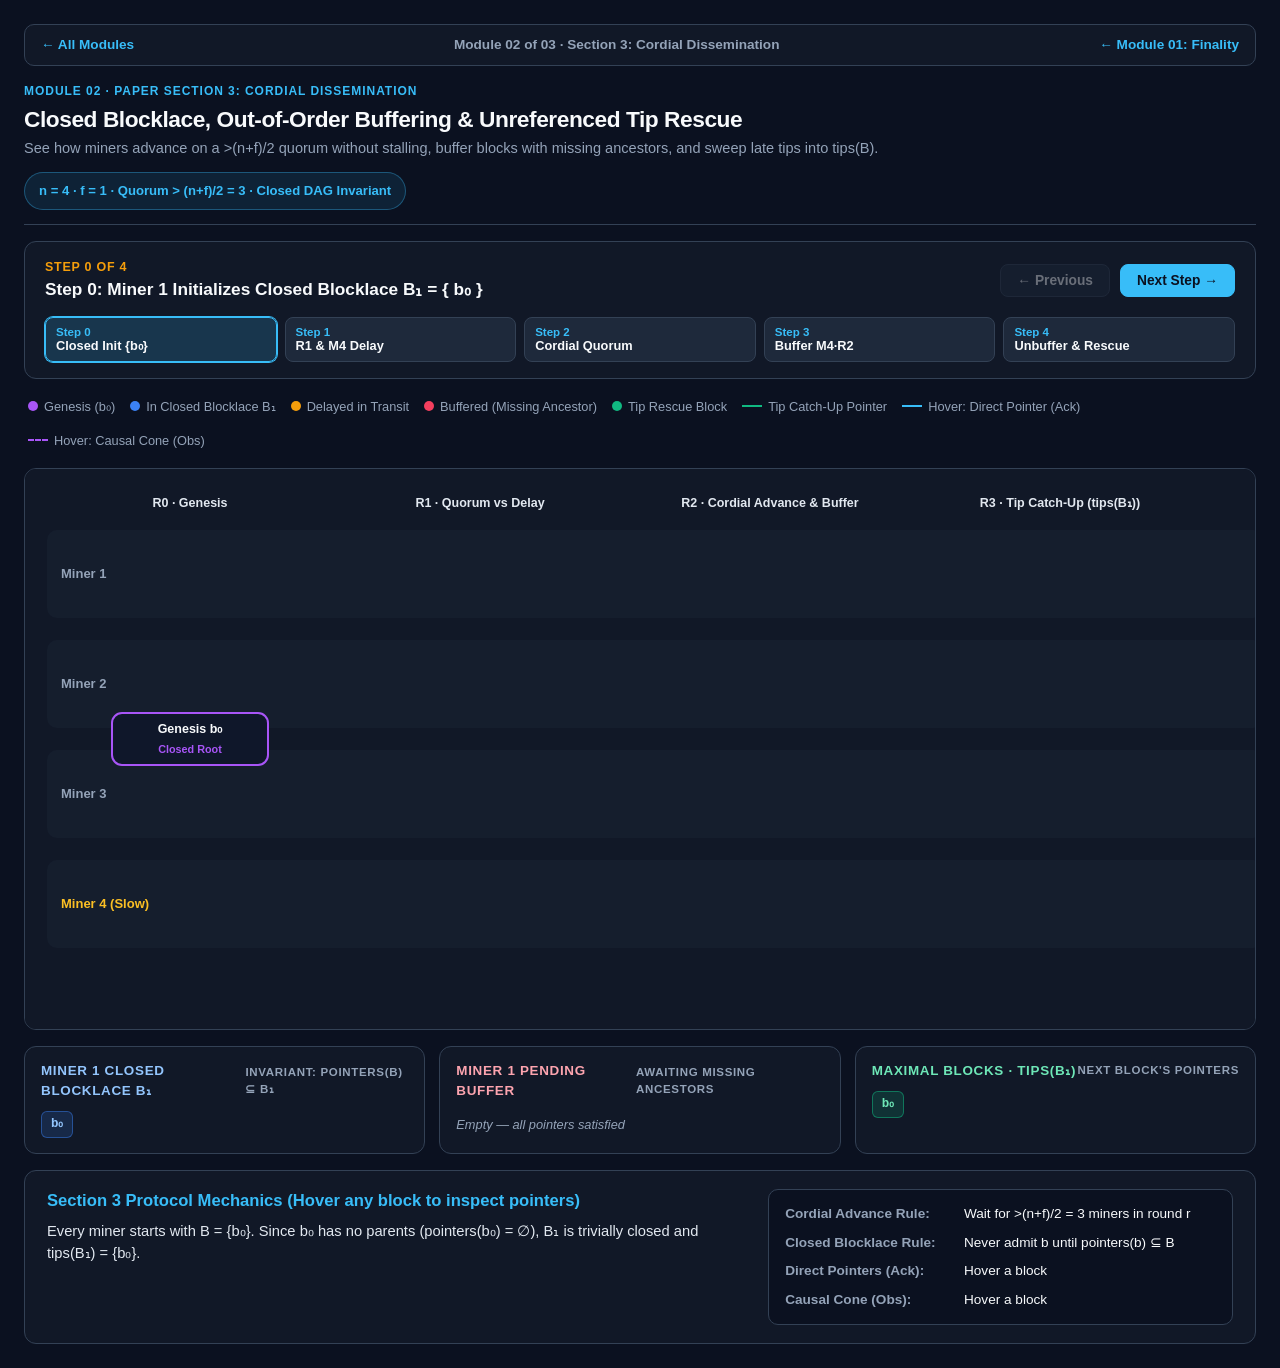
<file: module_2.html>
<!DOCTYPE html>
<html lang="en">
<head>
  <meta charset="UTF-8" />
  <meta name="viewport" content="width=device-width, initial-scale=1.0" />
  <title>Cordial Miners — 02. Cordial Dissemination & Closed Blocklace</title>
  <style>
    :root {
      --bg: #0b1120;
      --surface: #111827;
      --surface-alt: #1e293b;
      --border: #334155;
      --text: #f8fafc;
      --muted: #94a3b8;
      --accent: #38bdf8;
      --genesis: #a855f7;
      --delayed: #f59e0b;
      --buffered: #f43f5e;
      --rescued: #10b981;
      --quorum: #3b82f6;
      --neutral: #64748b;
    }

    * { box-sizing: border-box; margin: 0; padding: 0; }

    body {
      font-family: -apple-system, BlinkMacSystemFont, "Segoe UI", Roboto, sans-serif;
      background: var(--bg);
      color: var(--text);
      line-height: 1.5;
      padding: 24px;
    }

    .container {
      max-width: 1360px;
      margin: 0 auto;
      display: flex;
      flex-direction: column;
      gap: 16px;
    }

    /* Top Nav */
    .top-nav {
      display: flex;
      justify-content: space-between;
      align-items: center;
      background: var(--surface);
      border: 1px solid var(--border);
      border-radius: 10px;
      padding: 10px 16px;
      font-size: 0.85rem;
    }

    .top-nav a {
      color: var(--accent);
      text-decoration: none;
      font-weight: 700;
    }

    .top-nav a:hover { text-decoration: underline; }

    /* Header */
    header {
      display: flex;
      flex-wrap: wrap;
      justify-content: space-between;
      align-items: center;
      gap: 12px;
      padding-bottom: 14px;
      border-bottom: 1px solid var(--border);
    }

    .module-tag {
      font-size: 0.75rem;
      font-weight: 700;
      text-transform: uppercase;
      letter-spacing: 0.08em;
      color: var(--accent);
      display: block;
      margin-bottom: 2px;
    }

    h1 { font-size: 1.42rem; font-weight: 700; letter-spacing: -0.02em; }
    .subtitle { color: var(--muted); font-size: 0.91rem; margin-top: 2px; }

    .params-badge {
      background: rgba(56, 189, 248, 0.1);
      border: 1px solid rgba(56, 189, 248, 0.35);
      color: var(--accent);
      padding: 8px 14px;
      border-radius: 999px;
      font-size: 0.82rem;
      font-weight: 600;
    }

    /* Stepper */
    .control-panel {
      background: var(--surface);
      border: 1px solid var(--border);
      border-radius: 12px;
      padding: 16px 20px;
      display: flex;
      flex-direction: column;
      gap: 14px;
    }

    .control-header {
      display: flex;
      flex-wrap: wrap;
      justify-content: space-between;
      align-items: center;
      gap: 12px;
    }

    .step-counter {
      font-size: 0.78rem;
      font-weight: 700;
      color: var(--delayed);
      text-transform: uppercase;
      letter-spacing: 0.06em;
      display: block;
    }

    .step-title { font-size: 1.08rem; font-weight: 700; }

    .btn-group { display: flex; gap: 10px; }

    button {
      background: var(--surface-alt);
      color: var(--text);
      border: 1px solid var(--border);
      padding: 8px 16px;
      border-radius: 8px;
      font-size: 0.86rem;
      font-weight: 600;
      cursor: pointer;
      transition: all 0.15s ease;
    }

    button:hover:not(:disabled) { border-color: var(--accent); color: var(--accent); }

    button.primary {
      background: var(--accent);
      color: #0b1120;
      border-color: var(--accent);
    }

    button.primary:hover:not(:disabled) { background: #7dd3fc; color: #0b1120; }
    button:disabled { opacity: 0.38; cursor: not-allowed; }

    .step-pills {
      display: grid;
      grid-template-columns: repeat(5, 1fr);
      gap: 8px;
    }

    .step-pill {
      background: var(--surface-alt);
      border: 1px solid var(--border);
      border-radius: 8px;
      padding: 8px 10px;
      text-align: left;
      cursor: pointer;
    }

    .step-pill.done {
      border-color: rgba(56, 189, 248, 0.4);
      background: rgba(56, 189, 248, 0.06);
    }

    .step-pill.active {
      border-color: var(--accent);
      background: rgba(56, 189, 248, 0.18);
      box-shadow: 0 0 0 1px var(--accent);
    }

    .step-pill span { display: block; }
    .step-pill .r-tag { font-size: 0.72rem; font-weight: 700; color: var(--accent); }
    .step-pill .r-name {
      font-size: 0.8rem;
      font-weight: 600;
      color: var(--text);
      white-space: nowrap;
      overflow: hidden;
      text-overflow: ellipsis;
    }

    /* Legend */
    .legend {
      display: flex;
      flex-wrap: wrap;
      gap: 15px;
      font-size: 0.8rem;
      color: var(--muted);
      padding: 2px 4px;
    }

    .legend-item { display: flex; align-items: center; gap: 6px; }
    .dot { width: 10px; height: 10px; border-radius: 50%; display: inline-block; }
    .line-solid { width: 20px; border-top: 2.5px solid var(--accent); display: inline-block; }
    .line-dashed { width: 20px; border-top: 2px dashed var(--genesis); display: inline-block; }
    .line-rescue { width: 20px; border-top: 2.5px solid var(--rescued); display: inline-block; }

    /* DAG Canvas */
    .dag-viewport {
      background: var(--surface);
      border: 1px solid var(--border);
      border-radius: 12px;
      overflow-x: auto;
      padding: 10px;
    }

    svg {
      display: block;
      width: 1240px;
      height: 540px;
    }

    .lane-band { fill: rgba(30, 41, 59, 0.35); rx: 10; }

    .edge {
      fill: none;
      stroke: #475569;
      stroke-width: 1.6;
      opacity: 0.3;
      transition: opacity 0.15s ease, stroke 0.15s ease, stroke-width 0.15s ease;
    }

    .edge.rescue-default {
      stroke: var(--rescued);
      stroke-width: 2.2;
      opacity: 0.75;
    }

    .edge.buffered-edge {
      stroke: var(--buffered);
      stroke-width: 1.8;
      stroke-dasharray: 4 4;
      opacity: 0.7;
    }

    .edge.direct { stroke: var(--accent); stroke-width: 3.2; opacity: 1; }
    .edge.transitive { stroke: var(--genesis); stroke-width: 2.2; stroke-dasharray: 6 4; opacity: 0.92; }
    .edge.dimmed { opacity: 0.06; }

    .node-group { cursor: pointer; transition: opacity 0.15s ease; }
    .node-group.dimmed { opacity: 0.2; }
    .node-card { rx: 10; ry: 10; stroke-width: 2; transition: filter 0.15s ease; }
    .node-card.dashed-border { stroke-dasharray: 5 3; }

    .node-group:hover .node-card,
    .node-group.hovered .node-card {
      filter: drop-shadow(0 0 12px rgba(56, 189, 248, 0.75));
    }

    /* Miner 1 Local State Inspector (Closed Blocklace vs Buffer vs Tips) */
    .state-grid {
      display: grid;
      grid-template-columns: repeat(3, 1fr);
      gap: 14px;
    }

    .state-card {
      background: var(--surface);
      border: 1px solid var(--border);
      border-radius: 12px;
      padding: 14px 16px;
      display: flex;
      flex-direction: column;
      gap: 8px;
    }

    .state-card h4 {
      font-size: 0.84rem;
      text-transform: uppercase;
      letter-spacing: 0.05em;
      display: flex;
      justify-content: space-between;
      align-items: center;
    }

    .chip-wrap {
      display: flex;
      flex-wrap: wrap;
      gap: 6px;
      min-height: 30px;
      align-items: center;
    }

    .state-chip {
      font-family: ui-monospace, SFMono-Regular, Menlo, monospace;
      font-size: 0.78rem;
      font-weight: 700;
      padding: 3px 9px;
      border-radius: 6px;
    }

    .chip-closed {
      background: rgba(59, 130, 246, 0.16);
      border: 1px solid rgba(59, 130, 246, 0.45);
      color: #93c5fd;
    }

    .chip-buffer {
      background: rgba(244, 63, 94, 0.16);
      border: 1px solid rgba(244, 63, 94, 0.5);
      color: #fda4af;
    }

    .chip-tip {
      background: rgba(16, 185, 129, 0.16);
      border: 1px solid rgba(16, 185, 129, 0.5);
      color: #6ee7b7;
    }

    .empty-note { font-size: 0.8rem; color: var(--muted); font-style: italic; }

    /* Bottom Inspector */
    .inspector {
      background: var(--surface);
      border: 1px solid var(--border);
      border-radius: 12px;
      padding: 18px 22px;
      display: grid;
      grid-template-columns: 1.5fr 1fr;
      gap: 24px;
      align-items: start;
    }

    @media (max-width: 920px) {
      .inspector, .state-grid { grid-template-columns: 1fr; }
      .step-pills { grid-template-columns: repeat(2, 1fr); }
    }

    .inspector h3 { font-size: 1.04rem; color: var(--accent); margin-bottom: 6px; }
    .inspector p { font-size: 0.92rem; color: #e2e8f0; }

    .details-box {
      background: var(--bg);
      border: 1px solid var(--border);
      border-radius: 10px;
      padding: 14px 16px;
      display: flex;
      flex-direction: column;
      gap: 8px;
      font-size: 0.85rem;
    }

    .details-box strong { color: var(--muted); display: inline-block; min-width: 175px; }
  </style>
</head>
<body>
  <div class="container">
    <nav class="top-nav">
      <a href="index.html">← All Modules</a>
      <span style="color:#94a3b8; font-weight:600;">Module 02 of 03 · Section 3: Cordial Dissemination</span>
      <a href="module_1.html">← Module 01: Finality</a>
    </nav>

    <header>
      <div>
        <span class="module-tag">Module 02 · Paper Section 3: Cordial Dissemination</span>
        <h1>Closed Blocklace, Out-of-Order Buffering & Unreferenced Tip Rescue</h1>
        <p class="subtitle">See how miners advance on a &gt;(n+f)/2 quorum without stalling, buffer blocks with missing ancestors, and sweep late tips into tips(B).</p>
      </div>
      <span class="params-badge">n = 4 · f = 1 · Quorum &gt; (n+f)/2 = 3 · Closed DAG Invariant</span>
    </header>

    <section class="control-panel">
      <div class="control-header">
        <div>
          <span class="step-counter" id="stepCounter">Step 0 of 4</span>
          <h2 class="step-title" id="stepTitle">Step 0: Initial Closed Blocklace B₁ = { b₀ }</h2>
        </div>
        <div class="btn-group">
          <button id="prevBtn">← Previous</button>
          <button id="nextBtn" class="primary">Next Step →</button>
        </div>
      </div>
      <div class="step-pills" id="stepPills"></div>
    </section>

    <div class="legend">
      <span class="legend-item"><i class="dot" style="background:var(--genesis)"></i>Genesis (b₀)</span>
      <span class="legend-item"><i class="dot" style="background:var(--quorum)"></i>In Closed Blocklace B₁</span>
      <span class="legend-item"><i class="dot" style="background:var(--delayed)"></i>Delayed in Transit</span>
      <span class="legend-item"><i class="dot" style="background:var(--buffered)"></i>Buffered (Missing Ancestor)</span>
      <span class="legend-item"><i class="dot" style="background:var(--rescued)"></i>Tip Rescue Block</span>
      <span class="legend-item"><i class="line-rescue"></i>Tip Catch-Up Pointer</span>
      <span class="legend-item"><i class="line-solid"></i>Hover: Direct Pointer (Ack)</span>
      <span class="legend-item"><i class="line-dashed"></i>Hover: Causal Cone (Obs)</span>
    </div>

    <div class="dag-viewport" id="dagViewport">
      <svg id="dagSvg" viewBox="0 0 1240 540"></svg>
    </div>

    <!-- Live Miner 1 Local Data Structures (Section 3 of Paper) -->
    <section class="state-grid">
      <div class="state-card">
        <h4 style="color:#93c5fd;">Miner 1 Closed Blocklace B₁ <span style="font-size:0.72rem; color:var(--muted);">Invariant: pointers(b) ⊆ B₁</span></h4>
        <div class="chip-wrap" id="closedChips"></div>
      </div>
      <div class="state-card">
        <h4 style="color:#fda4af;">Miner 1 Pending Buffer <span style="font-size:0.72rem; color:var(--muted);">Awaiting missing ancestors</span></h4>
        <div class="chip-wrap" id="bufferChips"></div>
      </div>
      <div class="state-card">
        <h4 style="color:#6ee7b7;">Maximal Blocks · tips(B₁) <span style="font-size:0.72rem; color:var(--muted);">Next block's pointers</span></h4>
        <div class="chip-wrap" id="tipsChips"></div>
      </div>
    </section>

    <section class="inspector">
      <div>
        <h3 id="inspTitle">Section 3 Protocol Mechanics (Hover any block to inspect pointers)</h3>
        <p id="inspDesc"></p>
      </div>
      <div class="details-box">
        <div><strong>Cordial Advance Rule:</strong> <span>Wait for &gt;(n+f)/2 = 3 miners in round r</span></div>
        <div><strong>Closed Blocklace Rule:</strong> <span>Never admit b until pointers(b) ⊆ B</span></div>
        <div><strong>Direct Pointers (Ack):</strong> <span id="inspParents">Hover a block</span></div>
        <div><strong>Causal Cone (Obs):</strong> <span id="inspAncestors">Hover a block</span></div>
      </div>
    </section>
  </div>

  <script>
    const COLORS = {
      genesis: "#a855f7",
      quorum: "#3b82f6",
      delayed: "#f59e0b",
      buffered: "#f43f5e",
      rescued: "#10b981",
      neutral: "#64748b"
    };

    const ROUNDS = [
      "R0 · Genesis",
      "R1 · M4 Delayed",
      "R2 · Quorum Advances",
      "R3 · Out-of-Order Arrival",
      "R4 · Unbuffer & Tip Rescue"
    ];

    const STEPS = [
      {
        pillTag: "Step 0",
        pillName: "Closed Init {b₀}",
        title: "Step 0: Miner 1 Initializes Closed Blocklace B₁ = { b₀ }",
        desc: "Every miner starts with B = {b₀}. Since b₀ has no parents (pointers(b₀) = ∅), B₁ is trivially closed and tips(B₁) = {b₀}.",
        closed: ["b₀"],
        buffer: [],
        tips: ["b₀"]
      },
      {
        pillTag: "Step 1",
        pillName: "R1 & M4 Delay",
        title: "Step 1: Round 1 Broadcasts — M4·R1 Delayed in Network",
        desc: "All four miners create Round 1 blocks pointing to b₀. M1·R1, M2·R1, and M3·R1 reach Miner 1 promptly (3/4 > (n+f)/2), while M4·R1 is delayed in transit.",
        closed: ["b₀", "M1·R1", "M2·R1", "M3·R1"],
        buffer: [],
        tips: ["M1·R1", "M2·R1", "M3·R1"]
      },
      {
        pillTag: "Step 2",
        pillName: "Cordial Quorum",
        title: "Step 2: Cordial Advance — Round 2 Created Without Waiting for M4",
        desc: "Because a cordial miner only waits for >(n+f)/2 = 3 distinct miners in Round 1, M1, M2, and M3 immediately create Round 2 blocks pointing to tips(B) = {M1·R1, M2·R1, M3·R1}. Meanwhile, M4 (having received M2·R1, M3·R1, and its own M4·R1) creates M4·R2.",
        closed: ["b₀", "M1·R1", "M2·R1", "M3·R1", "M1·R2", "M2·R2", "M3·R2"],
        buffer: [],
        tips: ["M1·R2", "M2·R2", "M3·R2"]
      },
      {
        pillTag: "Step 3",
        pillName: "Buffer M4·R2",
        title: "Step 3: Out-of-Order Arrival — Miner 1 Buffers M4·R2 & Sends Nak",
        desc: "M4·R2 arrives at Miner 1 BEFORE its parent M4·R1! To preserve the Closed Blocklace Invariant (pointers(b) ⊆ B₁), Miner 1 does NOT add M4·R2 to B₁ yet—it places M4·R2 into its Pending Buffer and requests missing ancestor M4·R1 (Nak).",
        closed: ["b₀", "M1·R1", "M2·R1", "M3·R1", "M1·R2", "M2·R2", "M3·R2"],
        buffer: ["M4·R2 (needs M4·R1)"],
        tips: ["M1·R2", "M2·R2", "M3·R2"]
      },
      {
        pillTag: "Step 4",
        pillName: "Unbuffer & Rescue",
        title: "Step 4: M4·R1 Arrives → Unbuffers M4·R2 & Sweeps All Tips into M1·R3!",
        desc: "Delayed M4·R1 finally arrives! Miner 1 admits M4·R1 into B₁, which satisfies pointers(M4·R2) ⊆ B₁ and immediately unbuffers M4·R2! Next, Miner 1 creates M1·R3 pointing to ALL maximal blocks in tips(B₁) = {M1·R2, M2·R2, M3·R2, M4·R2}—bringing M4·R1 and M4·R2 cleanly into Round 3's causal cone!",
        closed: ["b₀", "M1·R1", "M2·R1", "M3·R1", "M4·R1", "M1·R2", "M2·R2", "M3·R2", "M4·R2", "M1·R3"],
        buffer: [],
        tips: ["M1·R3"]
      }
    ];

    function getNodesForStep(step) {
      return [
        {
          id: "b0", minStep: 0, col: 0, miner: 1.5, code: "Genesis b₀",
          role: "Closed Root", type: "genesis", parents: [],
          desc: "Deterministic Genesis root b₀. Always in B₁."
        },
        // Round 1
        {
          id: "m1_r1", minStep: 1, col: 1, miner: 0, code: "M1 · R1",
          role: "In B₁ (Quorum 1/3)", type: "quorum", parents: ["b0"],
          desc: "Miner 1's Round 1 block pointing to b₀."
        },
        {
          id: "m2_r1", minStep: 1, col: 1, miner: 1, code: "M2 · R1",
          role: "In B₁ (Quorum 2/3)", type: "quorum", parents: ["b0"],
          desc: "Delivered promptly to Miner 1 in Round 1."
        },
        {
          id: "m3_r1", minStep: 1, col: 1, miner: 2, code: "M3 · R1",
          role: "In B₁ (Quorum 3/3)", type: "quorum", parents: ["b0"],
          desc: "Completes the >(n+f)/2 = 3 quorum in Round 1 so Miner 1 can advance without stalling."
        },
        {
          id: "m4_r1", minStep: 1, col: 1, miner: 3,
          code: "M4 · R1",
          role: step < 4 ? "Delayed in Transit" : "Arrived → Unblocked!",
          type: step < 4 ? "delayed" : "rescued",
          dashed: step < 4,
          parents: ["b0"],
          desc: step < 4
            ? "Delayed in the network! Miner 1 does not stall waiting for M4·R1 because it already has 3/4 Round 1 blocks."
            : "Arrived at Step 4! Admitting M4·R1 into B₁ satisfies pointers(M4·R2) ⊆ B₁ and unblocks buffered M4·R2."
        },
        // Round 2
        {
          id: "m1_r2", minStep: 2, col: 2, miner: 0, code: "M1 · R2",
          role: "In B₁ (Cordial R2)", type: "quorum", parents: ["m1_r1", "m2_r1", "m3_r1"],
          desc: "Created as soon as 3/4 Round 1 blocks arrived; points to tips(B₁) = {M1·R1, M2·R1, M3·R1}."
        },
        {
          id: "m2_r2", minStep: 2, col: 2, miner: 1, code: "M2 · R2",
          role: "In B₁ (Cordial R2)", type: "quorum", parents: ["m1_r1", "m2_r1", "m3_r1"],
          desc: "Miner 2's Round 2 block pointing to its 3 Round 1 tips."
        },
        {
          id: "m3_r2", minStep: 2, col: 2, miner: 2, code: "M3 · R2",
          role: "In B₁ (Cordial R2)", type: "quorum", parents: ["m1_r1", "m2_r1", "m3_r1"],
          desc: "Miner 3's Round 2 block pointing to its 3 Round 1 tips."
        },
        {
          id: "m4_r2", minStep: 3, col: 2, miner: 3,
          code: "M4 · R2",
          role: step === 3 ? "Buffered (Missing M4·R1)" : "Unbuffered → In B₁",
          type: step === 3 ? "buffered" : "rescued",
          dashed: step === 3,
          parents: ["m2_r1", "m3_r1", "m4_r1"],
          desc: step === 3
            ? "Arrived out-of-order at Miner 1! Held in Pending Buffer because parent M4·R1 is not in B₁ yet (Closed Blocklace Invariant)."
            : "Unbuffered immediately when M4·R1 arrived, becoming a maximal tip in tips(B₁)!"
        },
        // Round 3 (Step 4)
        {
          id: "m1_r3", minStep: 4, col: 3, miner: 0, code: "M1 · R3",
          role: "Points to All tips(B₁)", type: "rescued",
          parents: ["m1_r2", "m2_r2", "m3_r2", "m4_r2"],
          desc: "Created after M4·R1 and M4·R2 entered B₁. Points to ALL 4 maximal tips {M1·R2, M2·R2, M3·R2, M4·R2}, transitively observing delayed M4·R1!"
        }
      ].filter(n => n.minStep <= step);
    }

    let currentStep = 0;
    let hoveredId = null;

    const svg = document.getElementById("dagSvg");
    const pillsEl = document.getElementById("stepPills");
    const prevBtn = document.getElementById("prevBtn");
    const nextBtn = document.getElementById("nextBtn");

    function getAncestors(id, map, set = new Set()) {
      const node = map.get(id);
      if (!node) return set;
      for (const pid of node.parents) {
        if (!set.has(pid)) {
          set.add(pid);
          getAncestors(pid, map, set);
        }
      }
      return set;
    }

    function renderStateCards() {
      const s = STEPS[currentStep];
      const closedEl = document.getElementById("closedChips");
      const bufferEl = document.getElementById("bufferChips");
      const tipsEl = document.getElementById("tipsChips");

      closedEl.innerHTML = s.closed.map(c => `<span class="state-chip chip-closed">${c}</span>`).join("");
      bufferEl.innerHTML = s.buffer.length
        ? s.buffer.map(b => `<span class="state-chip chip-buffer">${b}</span>`).join("")
        : `<span class="empty-note">Empty — all pointers satisfied</span>`;
      tipsEl.innerHTML = s.tips.map(t => `<span class="state-chip chip-tip">${t}</span>`).join("");
    }

    function renderControls() {
      const s = STEPS[currentStep];
      document.getElementById("stepCounter").textContent = `Step ${currentStep} of ${STEPS.length - 1}`;
      document.getElementById("stepTitle").textContent = s.title;
      document.getElementById("inspDesc").textContent = s.desc;

      prevBtn.disabled = currentStep === 0;
      nextBtn.disabled = currentStep === STEPS.length - 1;

      pillsEl.innerHTML = "";
      STEPS.forEach((step, idx) => {
        const btn = document.createElement("button");
        btn.className = "step-pill" + (idx === currentStep ? " active" : idx < currentStep ? " done" : "");
        btn.innerHTML = `<span class="r-tag">${step.pillTag}</span><span class="r-name">${step.pillName}</span>`;
        btn.onclick = () => {
          currentStep = idx;
          hoveredId = null;
          render();
        };
        pillsEl.appendChild(btn);
      });
    }

    function renderDAG() {
      svg.innerHTML = "";

      const leftPad = 155;
      const colGap = 290;
      const topPad = 95;
      const laneHeight = 110;
      const boxW = 156;
      const boxH = 52;

      // Miner swimlanes
      for (let m = 0; m < 4; m++) {
        const y = topPad + m * laneHeight;
        const lane = document.createElementNS("http://www.w3.org/2000/svg", "rect");
        lane.setAttribute("x", 12);
        lane.setAttribute("y", y - 44);
        lane.setAttribute("width", 1216);
        lane.setAttribute("height", 88);
        lane.setAttribute("class", "lane-band");
        svg.appendChild(lane);

        const mLabel = document.createElementNS("http://www.w3.org/2000/svg", "text");
        mLabel.setAttribute("x", 26);
        mLabel.setAttribute("y", y + 4);
        mLabel.setAttribute("fill", m === 3 ? "#fbbf24" : "#94a3b8");
        mLabel.setAttribute("font-size", "13");
        mLabel.setAttribute("font-weight", "700");
        mLabel.textContent = m === 3 ? "Miner 4 (Slow)" : `Miner ${m + 1}`;
        svg.appendChild(mLabel);
      }

      // Column headers
      const colHeaders = [
        "R0 · Genesis",
        "R1 · Quorum vs Delay",
        "R2 · Cordial Advance & Buffer",
        "R3 · Tip Catch-Up (tips(B₁))"
      ];
      colHeaders.forEach((label, idx) => {
        const x = leftPad + idx * colGap;
        const txt = document.createElementNS("http://www.w3.org/2000/svg", "text");
        txt.setAttribute("x", x);
        txt.setAttribute("y", 28);
        txt.setAttribute("text-anchor", "middle");
        txt.setAttribute("fill", "#e2e8f0");
        txt.setAttribute("font-size", "12.5");
        txt.setAttribute("font-weight", "700");
        txt.textContent = label;
        svg.appendChild(txt);
      });

      const visibleNodes = getNodesForStep(currentStep);
      const nodeMap = new Map(visibleNodes.map(n => [n.id, n]));

      visibleNodes.forEach(n => {
        n.x = leftPad + n.col * colGap;
        n.y = topPad + n.miner * laneHeight;
      });

      const hoveredNode = hoveredId ? nodeMap.get(hoveredId) : null;
      const directParents = hoveredNode ? new Set(hoveredNode.parents) : new Set();
      const ancestors = hoveredNode ? getAncestors(hoveredNode.id, nodeMap) : new Set();

      // Draw edges
      visibleNodes.forEach(child => {
        child.parents.forEach(pid => {
          const parent = nodeMap.get(pid);
          if (!parent) return;

          const startX = child.x - boxW / 2;
          const startY = child.y;
          const endX = parent.x + boxW / 2;
          const endY = parent.y;
          const bend = (startX - endX) * 0.45;

          const path = document.createElementNS("http://www.w3.org/2000/svg", "path");
          path.setAttribute("d", `M ${startX} ${startY} C ${startX - bend} ${startY}, ${endX + bend} ${endY}, ${endX} ${endY}`);

          let cls = "edge";
          if (!hoveredNode) {
            if (child.id === "m1_r3" && parent.id === "m4_r2") cls += " rescue-default";
            else if (child.id === "m4_r2" && parent.id === "m4_r1") cls += " buffered-edge";
          } else {
            if (child.id === hoveredNode.id && directParents.has(parent.id)) {
              cls += " direct";
            } else if (ancestors.has(child.id) && ancestors.has(parent.id)) {
              cls += " transitive";
            } else {
              cls += " dimmed";
            }
          }
          path.setAttribute("class", cls);
          svg.appendChild(path);
        });
      });

      // Draw nodes
      visibleNodes.forEach(n => {
        const g = document.createElementNS("http://www.w3.org/2000/svg", "g");
        let cls = "node-group";
        if (hoveredNode) {
          if (n.id === hoveredNode.id) cls += " hovered";
          else if (!ancestors.has(n.id)) cls += " dimmed";
        }
        g.setAttribute("class", cls);

        const color = COLORS[n.type] || COLORS.neutral;

        const rect = document.createElementNS("http://www.w3.org/2000/svg", "rect");
        rect.setAttribute("x", n.x - boxW / 2);
        rect.setAttribute("y", n.y - boxH / 2);
        rect.setAttribute("width", boxW);
        rect.setAttribute("height", boxH);
        rect.setAttribute("fill", "#0f172a");
        rect.setAttribute("stroke", color);
        rect.setAttribute("class", "node-card" + (n.dashed ? " dashed-border" : ""));

        const codeText = document.createElementNS("http://www.w3.org/2000/svg", "text");
        codeText.setAttribute("x", n.x);
        codeText.setAttribute("y", n.y - 6);
        codeText.setAttribute("text-anchor", "middle");
        codeText.setAttribute("fill", "#f8fafc");
        codeText.setAttribute("font-size", "12.5");
        codeText.setAttribute("font-weight", "700");
        codeText.textContent = n.code;

        const roleText = document.createElementNS("http://www.w3.org/2000/svg", "text");
        roleText.setAttribute("x", n.x);
        roleText.setAttribute("y", n.y + 14);
        roleText.setAttribute("text-anchor", "middle");
        roleText.setAttribute("fill", color);
        roleText.setAttribute("font-size", "10.8");
        roleText.setAttribute("font-weight", "600");
        roleText.textContent = n.role;

        g.appendChild(rect);
        g.appendChild(codeText);
        g.appendChild(roleText);

        g.addEventListener("mouseenter", () => {
          hoveredId = n.id;
          const anc = getAncestors(n.id, nodeMap);
          document.getElementById("inspTitle").textContent = `${n.code} — ${n.role}`;
          document.getElementById("inspDesc").textContent = n.desc;
          document.getElementById("inspParents").textContent = n.parents.length
            ? n.parents.map(pid => nodeMap.get(pid)?.code || pid).join(", ")
            : "None (Root Genesis)";
          document.getElementById("inspAncestors").textContent = anc.size
            ? Array.from(anc).map(aid => nodeMap.get(aid)?.code || aid).join(" ← ")
            : "None";
          renderDAG();
        });

        g.addEventListener("mouseleave", () => {
          hoveredId = null;
          const s = STEPS[currentStep];
          document.getElementById("inspTitle").textContent = "Section 3 Protocol Mechanics (Hover any block to inspect pointers)";
          document.getElementById("inspDesc").textContent = s.desc;
          document.getElementById("inspParents").textContent = "Hover a block";
          document.getElementById("inspAncestors").textContent = "Hover a block";
          renderDAG();
        });

        svg.appendChild(g);
      });
    }

    function render() {
      renderControls();
      renderStateCards();
      renderDAG();
    }

    prevBtn.onclick = () => {
      if (currentStep > 0) {
        currentStep--;
        hoveredId = null;
        render();
      }
    };

    nextBtn.onclick = () => {
      if (currentStep < STEPS.length - 1) {
        currentStep++;
        hoveredId = null;
        render();
      }
    };

    render();
  </script>
</body>
</html>
</file>
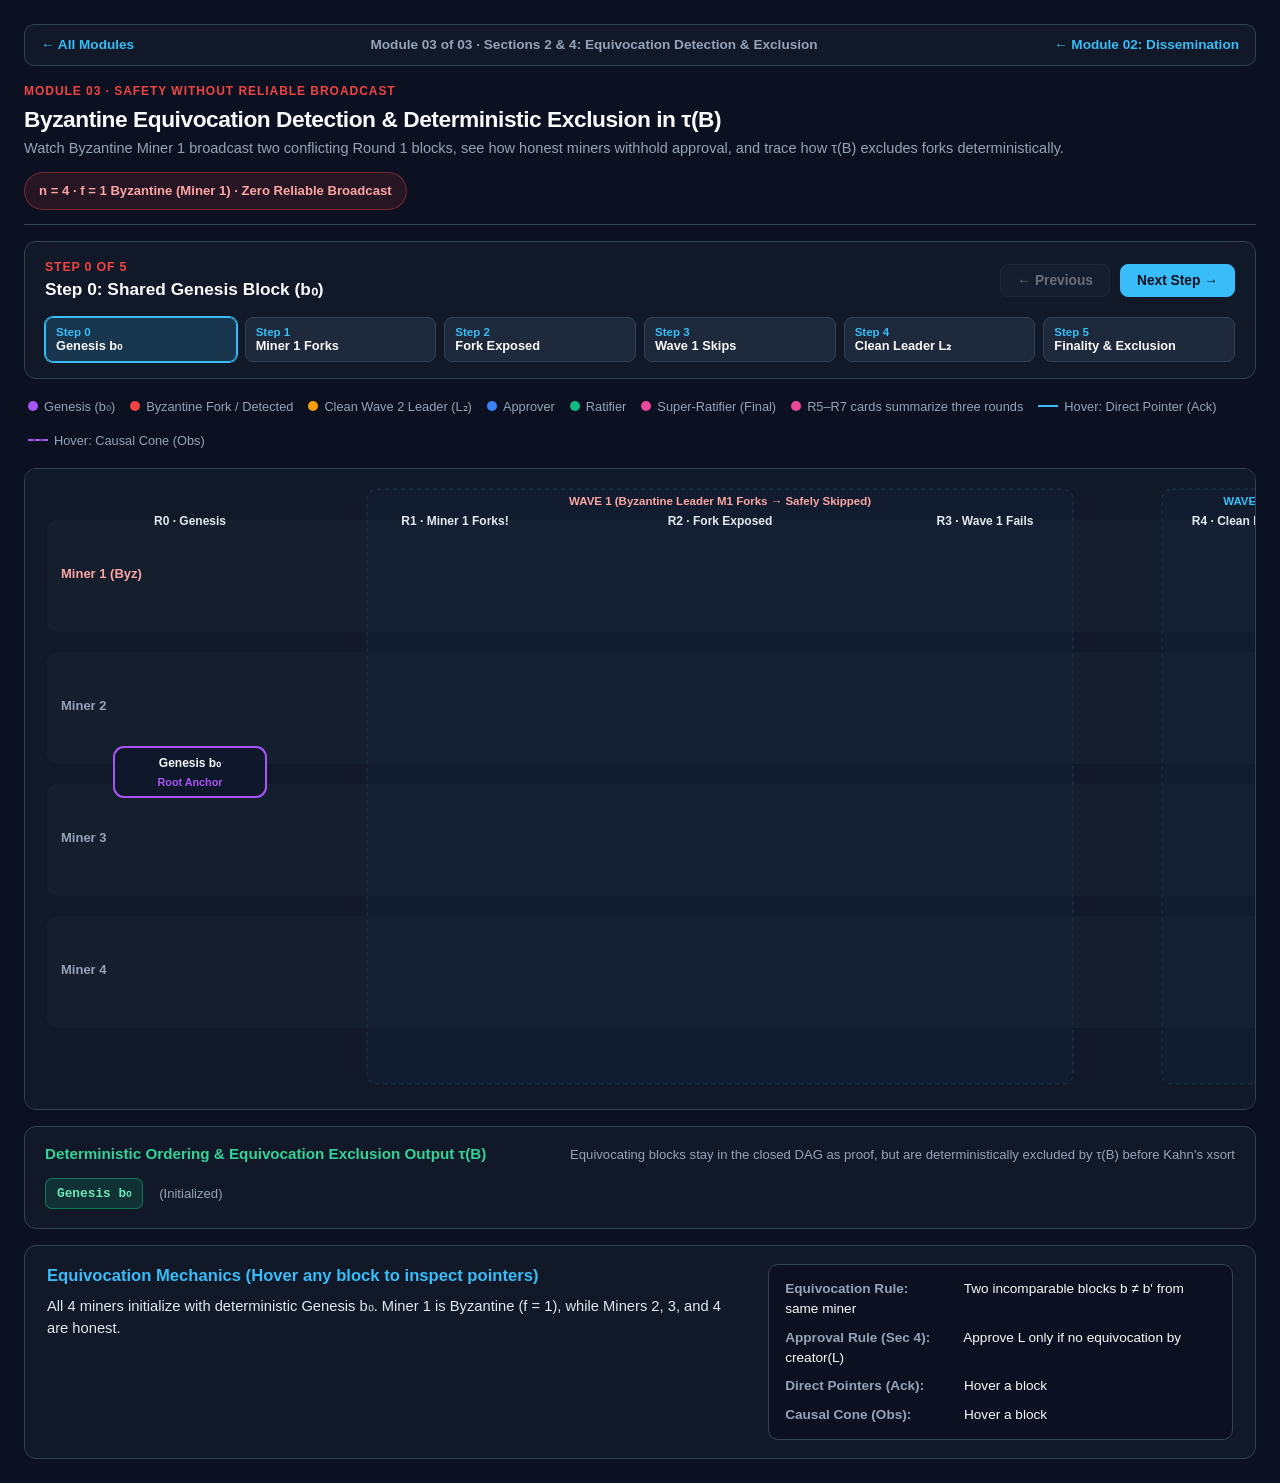
<file: module_3.html>
<!DOCTYPE html>
<html lang="en">
<head>
  <meta charset="UTF-8" />
  <meta name="viewport" content="width=device-width, initial-scale=1.0" />
  <title>Cordial Miners — 03. Byzantine Equivocation Detection & Exclusion</title>
  <style>
    :root {
      --bg: #0b1120;
      --surface: #111827;
      --surface-alt: #1e293b;
      --border: #334155;
      --text: #f8fafc;
      --muted: #94a3b8;
      --accent: #38bdf8;
      --genesis: #a855f7;
      --equiv: #ef4444;
      --leader: #f59e0b;
      --approver: #3b82f6;
      --ratifier: #10b981;
      --super: #ec4899;
      --neutral: #64748b;
    }

    * { box-sizing: border-box; margin: 0; padding: 0; }

    body {
      font-family: -apple-system, BlinkMacSystemFont, "Segoe UI", Roboto, sans-serif;
      background: var(--bg);
      color: var(--text);
      line-height: 1.5;
      padding: 24px;
    }

    .container {
      max-width: 1380px;
      margin: 0 auto;
      display: flex;
      flex-direction: column;
      gap: 16px;
    }

    /* Top Nav */
    .top-nav {
      display: flex;
      justify-content: space-between;
      align-items: center;
      background: var(--surface);
      border: 1px solid var(--border);
      border-radius: 10px;
      padding: 10px 16px;
      font-size: 0.85rem;
    }

    .top-nav a {
      color: var(--accent);
      text-decoration: none;
      font-weight: 700;
    }

    .top-nav a:hover { text-decoration: underline; }

    /* Header */
    header {
      display: flex;
      flex-wrap: wrap;
      justify-content: space-between;
      align-items: center;
      gap: 12px;
      padding-bottom: 14px;
      border-bottom: 1px solid var(--border);
    }

    .module-tag {
      font-size: 0.75rem;
      font-weight: 700;
      text-transform: uppercase;
      letter-spacing: 0.08em;
      color: var(--equiv);
      display: block;
      margin-bottom: 2px;
    }

    h1 { font-size: 1.42rem; font-weight: 700; letter-spacing: -0.02em; }
    .subtitle { color: var(--muted); font-size: 0.91rem; margin-top: 2px; }

    .params-badge {
      background: rgba(239, 68, 68, 0.12);
      border: 1px solid rgba(239, 68, 68, 0.4);
      color: #fca5a5;
      padding: 8px 14px;
      border-radius: 999px;
      font-size: 0.82rem;
      font-weight: 600;
    }

    /* Stepper */
    .control-panel {
      background: var(--surface);
      border: 1px solid var(--border);
      border-radius: 12px;
      padding: 16px 20px;
      display: flex;
      flex-direction: column;
      gap: 14px;
    }

    .control-header {
      display: flex;
      flex-wrap: wrap;
      justify-content: space-between;
      align-items: center;
      gap: 12px;
    }

    .step-counter {
      font-size: 0.78rem;
      font-weight: 700;
      color: var(--equiv);
      text-transform: uppercase;
      letter-spacing: 0.06em;
      display: block;
    }

    .step-title { font-size: 1.08rem; font-weight: 700; }

    .btn-group { display: flex; gap: 10px; }

    button {
      background: var(--surface-alt);
      color: var(--text);
      border: 1px solid var(--border);
      padding: 8px 16px;
      border-radius: 8px;
      font-size: 0.86rem;
      font-weight: 600;
      cursor: pointer;
      transition: all 0.15s ease;
    }

    button:hover:not(:disabled) { border-color: var(--accent); color: var(--accent); }

    button.primary {
      background: var(--accent);
      color: #0b1120;
      border-color: var(--accent);
    }

    button.primary:hover:not(:disabled) { background: #7dd3fc; color: #0b1120; }
    button:disabled { opacity: 0.38; cursor: not-allowed; }

    .step-pills {
      display: grid;
      grid-template-columns: repeat(6, 1fr);
      gap: 8px;
    }

    .step-pill {
      background: var(--surface-alt);
      border: 1px solid var(--border);
      border-radius: 8px;
      padding: 8px 10px;
      text-align: left;
      cursor: pointer;
    }

    .step-pill.done {
      border-color: rgba(56, 189, 248, 0.4);
      background: rgba(56, 189, 248, 0.06);
    }

    .step-pill.active {
      border-color: var(--accent);
      background: rgba(56, 189, 248, 0.18);
      box-shadow: 0 0 0 1px var(--accent);
    }

    .step-pill span { display: block; }
    .step-pill .r-tag { font-size: 0.72rem; font-weight: 700; color: var(--accent); }
    .step-pill .r-name {
      font-size: 0.8rem;
      font-weight: 600;
      color: var(--text);
      white-space: nowrap;
      overflow: hidden;
      text-overflow: ellipsis;
    }

    /* Legend */
    .legend {
      display: flex;
      flex-wrap: wrap;
      gap: 15px;
      font-size: 0.8rem;
      color: var(--muted);
      padding: 2px 4px;
    }

    .legend-item { display: flex; align-items: center; gap: 6px; }
    .dot { width: 10px; height: 10px; border-radius: 50%; display: inline-block; }
    .line-solid { width: 20px; border-top: 2.5px solid var(--accent); display: inline-block; }
    .line-dashed { width: 20px; border-top: 2px dashed var(--genesis); display: inline-block; }

    /* DAG Canvas */
    .dag-viewport {
      background: var(--surface);
      border: 1px solid var(--border);
      border-radius: 12px;
      overflow-x: auto;
      padding: 10px;
    }

    svg {
      display: block;
      width: 1620px;
      height: 620px;
    }

    .lane-band { fill: rgba(30, 41, 59, 0.35); rx: 10; }
    .wave-band {
      fill: rgba(56, 189, 248, 0.03);
      stroke: rgba(56, 189, 248, 0.18);
      stroke-dasharray: 4 4;
      rx: 10;
    }

    .edge {
      fill: none;
      stroke: #475569;
      stroke-width: 1.6;
      opacity: 0.3;
      transition: opacity 0.15s ease, stroke 0.15s ease, stroke-width 0.15s ease;
    }

    .edge.fork-edge {
      stroke: var(--equiv);
      stroke-width: 1.8;
      opacity: 0.55;
    }

    .edge.direct { stroke: var(--accent); stroke-width: 3.2; opacity: 1; }
    .edge.transitive { stroke: var(--genesis); stroke-width: 2.2; stroke-dasharray: 6 4; opacity: 0.92; }
    .edge.dimmed { opacity: 0.06; }

    .node-group { cursor: pointer; transition: opacity 0.15s ease; }
    .node-group.dimmed { opacity: 0.2; }
    .node-card { rx: 10; ry: 10; stroke-width: 2; transition: filter 0.15s ease; }
    .node-card.excluded-card { stroke-dasharray: 5 3; opacity: 0.65; }
    .node-card.summary-card { stroke-dasharray: 6 4; }

    .node-group:hover .node-card,
    .node-group.hovered .node-card {
      filter: drop-shadow(0 0 12px rgba(56, 189, 248, 0.75));
    }

    /* Exclusion & Ordering Output Bar */
    .tau-panel {
      background: var(--surface);
      border: 1px solid var(--border);
      border-radius: 12px;
      padding: 16px 20px;
      display: flex;
      flex-direction: column;
      gap: 10px;
    }

    .tau-header {
      display: flex;
      flex-wrap: wrap;
      justify-content: space-between;
      align-items: center;
      gap: 10px;
    }

    .tau-header h4 { font-size: 0.95rem; color: #34d399; }
    .tau-sub { font-size: 0.82rem; color: var(--muted); }

    .tau-stream {
      display: flex;
      flex-wrap: wrap;
      align-items: center;
      gap: 8px;
      min-height: 36px;
    }

    .tau-chip {
      padding: 5px 11px;
      border-radius: 7px;
      font-family: ui-monospace, SFMono-Regular, Menlo, monospace;
      font-size: 0.8rem;
      font-weight: 700;
    }

    .tau-chip.clean {
      background: rgba(16, 185, 129, 0.16);
      border: 1px solid rgba(16, 185, 129, 0.5);
      color: #6ee7b7;
    }

    .tau-chip.excluded {
      background: rgba(239, 68, 68, 0.14);
      border: 1px dashed rgba(239, 68, 68, 0.55);
      color: #fca5a5;
      text-decoration: line-through;
    }

    .excluded-stream {
      display: flex;
      flex-wrap: wrap;
      align-items: center;
      gap: 8px;
      border-top: 1px solid var(--border);
      padding-top: 10px;
    }

    .excluded-stream[hidden] { display: none; }

    .tau-arrow { color: var(--muted); font-size: 0.85rem; }

    /* Bottom Inspector */
    .inspector {
      background: var(--surface);
      border: 1px solid var(--border);
      border-radius: 12px;
      padding: 18px 22px;
      display: grid;
      grid-template-columns: 1.5fr 1fr;
      gap: 24px;
      align-items: start;
    }

    @media (max-width: 920px) {
      .inspector { grid-template-columns: 1fr; }
      .step-pills { grid-template-columns: repeat(2, 1fr); }
    }

    .inspector h3 { font-size: 1.04rem; color: var(--accent); margin-bottom: 6px; }
    .inspector p { font-size: 0.92rem; color: #e2e8f0; }

    .details-box {
      background: var(--bg);
      border: 1px solid var(--border);
      border-radius: 10px;
      padding: 14px 16px;
      display: flex;
      flex-direction: column;
      gap: 8px;
      font-size: 0.85rem;
    }

    .details-box strong { color: var(--muted); display: inline-block; min-width: 175px; }
  </style>
</head>
<body>
  <div class="container">
    <nav class="top-nav">
      <a href="index.html">← All Modules</a>
      <span style="color:#94a3b8; font-weight:600;">Module 03 of 03 · Sections 2 & 4: Equivocation Detection & Exclusion</span>
      <a href="module_2.html">← Module 02: Dissemination</a>
    </nav>

    <header>
      <div>
        <span class="module-tag">Module 03 · Safety Without Reliable Broadcast</span>
        <h1>Byzantine Equivocation Detection & Deterministic Exclusion in τ(B)</h1>
        <p class="subtitle">Watch Byzantine Miner 1 broadcast two conflicting Round 1 blocks, see how honest miners withhold approval, and trace how τ(B) excludes forks deterministically.</p>
      </div>
      <span class="params-badge">n = 4 · f = 1 Byzantine (Miner 1) · Zero Reliable Broadcast</span>
    </header>

    <section class="control-panel">
      <div class="control-header">
        <div>
          <span class="step-counter" id="stepCounter">Step 0 of 5</span>
          <h2 class="step-title" id="stepTitle">Step 0: Shared Genesis Block (b₀)</h2>
        </div>
        <div class="btn-group">
          <button id="prevBtn">← Previous</button>
          <button id="nextBtn" class="primary">Next Step →</button>
        </div>
      </div>
      <div class="step-pills" id="stepPills"></div>
    </section>

    <div class="legend">
      <span class="legend-item"><i class="dot" style="background:var(--genesis)"></i>Genesis (b₀)</span>
      <span class="legend-item"><i class="dot" style="background:var(--equiv)"></i>Byzantine Fork / Detected</span>
      <span class="legend-item"><i class="dot" style="background:var(--leader)"></i>Clean Wave 2 Leader (L₂)</span>
      <span class="legend-item"><i class="dot" style="background:var(--approver)"></i>Approver</span>
      <span class="legend-item"><i class="dot" style="background:var(--ratifier)"></i>Ratifier</span>
      <span class="legend-item"><i class="dot" style="background:var(--super)"></i>Super-Ratifier (Final)</span>
      <span class="legend-item"><i class="dot" style="background:var(--super)"></i>R5–R7 cards summarize three rounds</span>
      <span class="legend-item"><i class="line-solid"></i>Hover: Direct Pointer (Ack)</span>
      <span class="legend-item"><i class="line-dashed"></i>Hover: Causal Cone (Obs)</span>
    </div>

    <div class="dag-viewport" id="dagViewport">
      <svg id="dagSvg" viewBox="0 0 1620 620"></svg>
    </div>

    <section class="tau-panel">
      <div class="tau-header">
        <h4>Deterministic Ordering & Equivocation Exclusion Output τ(B)</h4>
        <span class="tau-sub">Equivocating blocks stay in the closed DAG as proof, but are deterministically excluded by τ(B) before Kahn's xsort</span>
      </div>
      <div class="tau-stream" id="tauStream"></div>
      <div class="excluded-stream" id="excludedStream" hidden>
        <span class="tau-sub">Retained in the DAG, excluded from τ(B):</span>
        <span class="tau-chip excluded">M1·R1 (Fork A)</span>
        <span class="tau-chip excluded">M1·R1 (Fork B)</span>
      </div>
    </section>

    <section class="inspector">
      <div>
        <h3 id="inspTitle">Equivocation Mechanics (Hover any block to inspect pointers)</h3>
        <p id="inspDesc"></p>
      </div>
      <div class="details-box">
        <div><strong>Equivocation Rule:</strong> <span>Two incomparable blocks b ≠ b' from same miner</span></div>
        <div><strong>Approval Rule (Sec 4):</strong> <span>Approve L only if no equivocation by creator(L)</span></div>
        <div><strong>Direct Pointers (Ack):</strong> <span id="inspParents">Hover a block</span></div>
        <div><strong>Causal Cone (Obs):</strong> <span id="inspAncestors">Hover a block</span></div>
      </div>
    </section>
  </div>

  <script>
    const COLORS = {
      genesis: "#a855f7",
      equivocation: "#ef4444",
      leader: "#f59e0b",
      approver: "#3b82f6",
      ratifier: "#10b981",
      super: "#ec4899",
      neutral: "#64748b"
    };

    const ROUNDS = [
      "R0 · Genesis",
      "R1 · Miner 1 Forks!",
      "R2 · Fork Exposed",
      "R3 · Wave 1 Fails",
      "R4 · Clean Leader L₂",
      "R5–R7 · Sequence Summary"
    ];

    const STEPS = [
      {
        pillTag: "Step 0",
        pillName: "Genesis b₀",
        title: "Step 0: Shared Genesis Block (b₀)",
        desc: "All 4 miners initialize with deterministic Genesis b₀. Miner 1 is Byzantine (f = 1), while Miners 2, 3, and 4 are honest."
      },
      {
        pillTag: "Step 1",
        pillName: "Miner 1 Forks",
        title: "Step 1: Round 1 — Byzantine Miner 1 Broadcasts Conflicting Forks (Fork A & Fork B)",
        desc: "Because Cordial Miners does NOT run Reliable Broadcast, Byzantine Miner 1 signs two conflicting Round 1 blocks pointing to b₀: Fork A (sent to Miner 2) and Fork B (sent to Miner 3). Miner 1 is the Wave 1 Round-Robin leader, so Wave 1 now has an equivocating leader!"
      },
      {
        pillTag: "Step 2",
        pillName: "Fork Exposed",
        title: "Step 2: Round 2 — Honest Miners Detect the Fork & Withhold Approval",
        desc: "Miner 4 receives BOTH Fork A and Fork B in Round 1 and references both in M4·R2. By the Approval definition (Section 4), a block only approves a leader if it observes NO equivocation by that leader. Thus M4·R2 refuses to approve either fork—preventing either Fork A or Fork B from reaching a supermajority of 3 approvals!"
      },
      {
        pillTag: "Step 3",
        pillName: "Wave 1 Skips",
        title: "Step 3: Round 3 — Wave 1 Produces 0 Ratifiers (Safety Preserved)",
        desc: "In Round 3, every honest block transitively observes both Fork A and Fork B (via M2·R2, M3·R2, and M4·R2). Because neither fork received ≥3 approvals in Round 2, Wave 1 produces ZERO Ratifiers—preventing any split decision on Miner 1's conflicting blocks."
      },
      {
        pillTag: "Step 4",
        pillName: "Clean Leader L₂",
        title: "Step 4: Round 4 — Round-Robin Advances to Honest Leader L₂ (Miner 2)",
        desc: "Wave 2 begins at Round 4 with honest Miner 2 (M2·R4) as Wave Leader L₂. Notice that M2·R4 transitively observes the entire Wave 1 history—including honest blocks M2·R1, M3·R1, M4·R1 AND both conflicting forks M1·R1a and M1·R1b."
      },
      {
        pillTag: "Step 5",
        pillName: "Finality & Exclusion",
        title: "Step 5: Rounds 5–7 — L₂ Finalizes & τ(B) Deterministically Excludes Fork A & Fork B",
        desc: "Honest L₂ collects 3/4 Approvals (R5), 3/4 Ratifiers (R6), and Super-Ratification (R7) to become Final! Both forks remain in the closed blocklace as permanent proof, while τ(B) detects that M1·R1a and M1·R1b are incomparable blocks from Miner 1 and deterministically excludes BOTH before running Kahn's xsort!"
      }
    ];

    function getNodesForStep(step) {
      const excluded = step >= 5;
      return [
        {
          id: "b0", minStep: 0, col: 0, miner: 1.5, offsetY: 0,
          code: "Genesis b₀", role: "Root Anchor", type: "genesis", parents: [],
          desc: "Deterministic Genesis root shared by all miners."
        },
        // Round 1 (Byzantine Miner 1 forks into A and B)
        {
          id: "m1_r1a", minStep: 1, col: 1, miner: 0, offsetY: -32,
          code: "M1 · R1 (Fork A)",
          role: excluded ? "Excluded by τ(B)" : "Byzantine Fork A",
          type: "equivocation",
          excluded,
          parents: ["b0"],
          desc: "First conflicting Round 1 block signed by Byzantine Miner 1 (sent to Miner 2). Remains in the closed DAG as proof, but is deterministically excluded by τ(B) because M1·R1b also exists in cone(L₂)."
        },
        {
          id: "m1_r1b", minStep: 1, col: 1, miner: 0, offsetY: 32,
          code: "M1 · R1 (Fork B)",
          role: excluded ? "Excluded by τ(B)" : "Byzantine Fork B",
          type: "equivocation",
          excluded,
          parents: ["b0"],
          desc: "Second conflicting Round 1 block signed by Byzantine Miner 1 (sent to Miner 3). Remains in the closed DAG as proof, but is deterministically excluded by τ(B)."
        },
        {
          id: "m2_r1", minStep: 1, col: 1, miner: 1, offsetY: 0,
          code: "M2 · R1", role: "Honest Block", type: "neutral", parents: ["b0"],
          desc: "Honest Round 1 block by Miner 2. Preserved and committed when L₂ finalizes."
        },
        {
          id: "m3_r1", minStep: 1, col: 1, miner: 2, offsetY: 0,
          code: "M3 · R1", role: "Honest Block", type: "neutral", parents: ["b0"],
          desc: "Honest Round 1 block by Miner 3. Preserved and committed when L₂ finalizes."
        },
        {
          id: "m4_r1", minStep: 1, col: 1, miner: 3, offsetY: 0,
          code: "M4 · R1", role: "Honest Block", type: "neutral", parents: ["b0"],
          desc: "Honest Round 1 block by Miner 4. Preserved and committed when L₂ finalizes."
        },

        // Round 2 (Fork exposure)
        {
          id: "m2_r2", minStep: 2, col: 2, miner: 1, offsetY: 0,
          code: "M2 · R2", role: "Sees Fork A Only", type: "neutral", parents: ["m1_r1a", "m2_r1", "m3_r1"],
          desc: "Miner 2 only saw Fork A in Round 1 (1 vote for Fork A—far short of the 3 approvals needed)."
        },
        {
          id: "m3_r2", minStep: 2, col: 2, miner: 2, offsetY: 0,
          code: "M3 · R2", role: "Sees Fork B Only", type: "neutral", parents: ["m1_r1b", "m3_r1", "m4_r1"],
          desc: "Miner 3 only saw Fork B in Round 1 (1 vote for Fork B—far short of the 3 approvals needed)."
        },
        {
          id: "m4_r2", minStep: 2, col: 2, miner: 3, offsetY: 0,
          code: "M4 · R2", role: "Exposes Both Forks!", type: "equivocation", parents: ["m1_r1a", "m1_r1b", "m2_r1", "m4_r1"],
          desc: "Miner 4 received BOTH Fork A and Fork B! Including both pointers in M4·R2 broadcasts cryptographic proof of Miner 1's equivocation to all peers."
        },

        // Round 3 (Wave 1 fails to ratify either fork)
        {
          id: "m2_r3", minStep: 3, col: 3, miner: 1, offsetY: 0,
          code: "M2 · R3", role: "0 Ratifications", type: "neutral", parents: ["m2_r2", "m3_r2", "m4_r2"],
          desc: "Transitively observes both Fork A and Fork B via M4·R2. Wave 1 produces 0 Ratifiers, safely skipping the Byzantine leader."
        },
        {
          id: "m3_r3", minStep: 3, col: 3, miner: 2, offsetY: 0,
          code: "M3 · R3", role: "0 Ratifications", type: "neutral", parents: ["m2_r2", "m3_r2", "m4_r2"],
          desc: "Transitively observes both forks; Wave 1 ends cleanly with no commit."
        },
        {
          id: "m4_r3", minStep: 3, col: 3, miner: 3, offsetY: 0,
          code: "M4 · R3", role: "0 Ratifications", type: "neutral", parents: ["m2_r2", "m3_r2", "m4_r2"],
          desc: "Transitively observes both forks; Wave 1 ends cleanly with no commit."
        },

        // Round 4 (Clean Wave 2 Leader L2)
        {
          id: "m2_r4", minStep: 4, col: 4, miner: 1, offsetY: 0,
          code: "M2 · R4", role: "Clean Leader L₂", type: "leader", parents: ["m2_r3", "m3_r3", "m4_r3"],
          desc: "Round-Robin advances to honest Miner 2 (Leader L₂). Its causal cone contains all honest R1–R3 blocks plus both forks for deterministic exclusion."
        },
        {
          id: "m3_r4", minStep: 4, col: 4, miner: 2, offsetY: 0,
          code: "M3 · R4", role: "Wave 2 Block", type: "neutral", parents: ["m2_r3", "m3_r3", "m4_r3"],
          desc: "Honest Round 4 block."
        },
        {
          id: "m4_r4", minStep: 4, col: 4, miner: 3, offsetY: 0,
          code: "M4 · R4", role: "Wave 2 Block", type: "neutral", parents: ["m2_r3", "m3_r3", "m4_r3"],
          desc: "Honest Round 4 block."
        },

        // Round 5-7 summary progression (Step 5)
        {
          id: "m2_r5", minStep: 5, col: 5, miner: 1, offsetY: 0,
          code: "M2 · R5–R7", role: "3-round summary", type: "super", summary: true, parents: ["m2_r4", "m3_r4", "m4_r4"],
          desc: "Visual summary, not a single block: the honest quorum approves L₂ in R5, ratifies it in R6, and super-ratifies it in R7."
        },
        {
          id: "m3_r5", minStep: 5, col: 5, miner: 2, offsetY: 0,
          code: "M3 · R5–R7", role: "3-round summary", type: "super", summary: true, parents: ["m2_r4", "m3_r4", "m4_r4"],
          desc: "Visual summary of three distinct rounds, not a single block. The honest quorum finalizes L₂ and excludes Miner 1's forks from τ(B)."
        },
        {
          id: "m4_r5", minStep: 5, col: 5, miner: 3, offsetY: 0,
          code: "M4 · R5–R7", role: "3-round summary", type: "super", summary: true, parents: ["m2_r4", "m3_r4", "m4_r4"],
          desc: "Visual summary of three distinct rounds, not a single block. The honest quorum finalizes L₂ and excludes Miner 1's forks from τ(B)."
        }
      ].filter(n => n.minStep <= step);
    }

    let currentStep = 0;
    let hoveredId = null;

    const svg = document.getElementById("dagSvg");
    const pillsEl = document.getElementById("stepPills");
    const prevBtn = document.getElementById("prevBtn");
    const nextBtn = document.getElementById("nextBtn");

    function getAncestors(id, map, set = new Set()) {
      const node = map.get(id);
      if (!node) return set;
      for (const pid of node.parents) {
        if (!set.has(pid)) {
          set.add(pid);
          getAncestors(pid, map, set);
        }
      }
      return set;
    }

    function renderTau() {
      const stream = document.getElementById("tauStream");
      document.getElementById("excludedStream").hidden = currentStep < 5;
      stream.innerHTML = "";

      if (currentStep < 5) {
        const msg = currentStep === 0
          ? `<span class="tau-chip clean">Genesis b₀</span><span class="tau-sub" style="margin-left:8px;">(Initialized)</span>`
          : currentStep < 4
          ? `<span class="tau-chip clean">Genesis b₀</span><span class="tau-sub" style="margin-left:8px;">Wave 1 Leader (Miner 1) equivocated → 0 Ratifications → τ(B) safely waits for Wave 2</span>`
          : `<span class="tau-chip clean">Genesis b₀</span><span class="tau-sub" style="margin-left:8px;">Clean Leader L₂ (M2·R4) proposed → advancing to Super-Ratification...</span>`;
        stream.innerHTML = msg;
        return;
      }

      const ordered = [
        { label: "Genesis b₀", cls: "clean" },
        { label: "M2·R1", cls: "clean" },
        { label: "M3·R1", cls: "clean" },
        { label: "M4·R1", cls: "clean" },
        { label: "M2·R2", cls: "clean" },
        { label: "M3·R2", cls: "clean" },
        { label: "M4·R2", cls: "clean" },
        { label: "M2·R3", cls: "clean" },
        { label: "M3·R3", cls: "clean" },
        { label: "M4·R3", cls: "clean" },
        { label: "M2·R4 (L₂)", cls: "clean" }
      ];

      ordered.forEach((item, idx) => {
        if (idx > 0) {
          const arr = document.createElement("span");
          arr.className = "tau-arrow";
          arr.textContent = "→";
          stream.appendChild(arr);
        }
        const chip = document.createElement("span");
        chip.className = `tau-chip ${item.cls}`;
        chip.textContent = item.label;
        stream.appendChild(chip);
      });
    }

    function renderControls() {
      const s = STEPS[currentStep];
      document.getElementById("stepCounter").textContent = `Step ${currentStep} of ${STEPS.length - 1}`;
      document.getElementById("stepTitle").textContent = s.title;
      document.getElementById("inspDesc").textContent = s.desc;

      prevBtn.disabled = currentStep === 0;
      nextBtn.disabled = currentStep === STEPS.length - 1;

      pillsEl.innerHTML = "";
      STEPS.forEach((step, idx) => {
        const btn = document.createElement("button");
        btn.className = "step-pill" + (idx === currentStep ? " active" : idx < currentStep ? " done" : "");
        btn.innerHTML = `<span class="r-tag">${step.pillTag}</span><span class="r-name">${step.pillName}</span>`;
        btn.onclick = () => {
          currentStep = idx;
          hoveredId = null;
          render();
        };
        pillsEl.appendChild(btn);
      });
    }

    function renderDAG() {
      svg.innerHTML = "";

      const leftPad = 155;
      const colGap = 265;
      const topPad = 95;
      const laneHeight = 132;
      const boxW = 152;
      const boxH = 50;

      // Wave bands
      const drawWave = (c1, c2, text, color) => {
        const x = leftPad + c1 * colGap - 88;
        const w = (c2 - c1) * colGap + 176;
        const rect = document.createElementNS("http://www.w3.org/2000/svg", "rect");
        rect.setAttribute("x", x);
        rect.setAttribute("y", 10);
        rect.setAttribute("width", w);
        rect.setAttribute("height", 595);
        rect.setAttribute("class", "wave-band");
        svg.appendChild(rect);

        const lbl = document.createElementNS("http://www.w3.org/2000/svg", "text");
        lbl.setAttribute("x", x + w / 2);
        lbl.setAttribute("y", 26);
        lbl.setAttribute("text-anchor", "middle");
        lbl.setAttribute("fill", color);
        lbl.setAttribute("font-size", "11.5");
        lbl.setAttribute("font-weight", "700");
        lbl.textContent = text;
        svg.appendChild(lbl);
      };

      drawWave(1, 3, "WAVE 1 (Byzantine Leader M1 Forks → Safely Skipped)", "#fca5a5");
      drawWave(4, 5, "WAVE 2 (Honest Leader M2 → Finalizes & Excludes Forks)", "#38bdf8");

      // Miner swimlanes
      for (let m = 0; m < 4; m++) {
        const y = topPad + m * laneHeight;
        const lane = document.createElementNS("http://www.w3.org/2000/svg", "rect");
        lane.setAttribute("x", 12);
        lane.setAttribute("y", y - 54);
        lane.setAttribute("width", 1596);
        lane.setAttribute("height", 112);
        lane.setAttribute("class", "lane-band");
        svg.appendChild(lane);

        const mLabel = document.createElementNS("http://www.w3.org/2000/svg", "text");
        mLabel.setAttribute("x", 26);
        mLabel.setAttribute("y", y + 4);
        mLabel.setAttribute("fill", m === 0 ? "#fca5a5" : "#94a3b8");
        mLabel.setAttribute("font-size", "13");
        mLabel.setAttribute("font-weight", "700");
        mLabel.textContent = m === 0 ? "Miner 1 (Byz)" : `Miner ${m + 1}`;
        svg.appendChild(mLabel);
      }

      // Column headers
      ROUNDS.forEach((label, idx) => {
        const x = leftPad + idx * colGap;
        const txt = document.createElementNS("http://www.w3.org/2000/svg", "text");
        txt.setAttribute("x", x);
        txt.setAttribute("y", 46);
        txt.setAttribute("text-anchor", "middle");
        txt.setAttribute("fill", "#e2e8f0");
        txt.setAttribute("font-size", "12");
        txt.setAttribute("font-weight", "700");
        txt.textContent = label;
        svg.appendChild(txt);
      });

      const visibleNodes = getNodesForStep(currentStep);
      const nodeMap = new Map(visibleNodes.map(n => [n.id, n]));

      visibleNodes.forEach(n => {
        n.x = leftPad + n.col * colGap;
        n.y = topPad + n.miner * laneHeight + n.offsetY;
      });

      const hoveredNode = hoveredId ? nodeMap.get(hoveredId) : null;
      const directParents = hoveredNode ? new Set(hoveredNode.parents) : new Set();
      const ancestors = hoveredNode ? getAncestors(hoveredNode.id, nodeMap) : new Set();

      // Edges
      visibleNodes.forEach(child => {
        child.parents.forEach(pid => {
          const parent = nodeMap.get(pid);
          if (!parent) return;

          const startX = child.x - boxW / 2;
          const startY = child.y;
          const endX = parent.x + boxW / 2;
          const endY = parent.y;
          const bend = (startX - endX) * 0.45;

          const path = document.createElementNS("http://www.w3.org/2000/svg", "path");
          path.setAttribute("d", `M ${startX} ${startY} C ${startX - bend} ${startY}, ${endX + bend} ${endY}, ${endX} ${endY}`);

          let cls = "edge";
          if (!hoveredNode) {
            if (parent.id === "m1_r1a" || parent.id === "m1_r1b") cls += " fork-edge";
          } else {
            if (child.id === hoveredNode.id && directParents.has(parent.id)) {
              cls += " direct";
            } else if (ancestors.has(child.id) && ancestors.has(parent.id)) {
              cls += " transitive";
            } else {
              cls += " dimmed";
            }
          }
          path.setAttribute("class", cls);
          svg.appendChild(path);
        });
      });

      // Nodes
      visibleNodes.forEach(n => {
        const g = document.createElementNS("http://www.w3.org/2000/svg", "g");
        let cls = "node-group";
        if (hoveredNode) {
          if (n.id === hoveredNode.id) cls += " hovered";
          else if (!ancestors.has(n.id)) cls += " dimmed";
        }
        g.setAttribute("class", cls);

        const color = COLORS[n.type] || COLORS.neutral;

        const rect = document.createElementNS("http://www.w3.org/2000/svg", "rect");
        rect.setAttribute("x", n.x - boxW / 2);
        rect.setAttribute("y", n.y - boxH / 2);
        rect.setAttribute("width", boxW);
        rect.setAttribute("height", boxH);
        rect.setAttribute("fill", "#0f172a");
        rect.setAttribute("stroke", color);
        rect.setAttribute("class", "node-card" + (n.excluded ? " excluded-card" : "") + (n.summary ? " summary-card" : ""));

        const codeText = document.createElementNS("http://www.w3.org/2000/svg", "text");
        codeText.setAttribute("x", n.x);
        codeText.setAttribute("y", n.y - 5);
        codeText.setAttribute("text-anchor", "middle");
        codeText.setAttribute("fill", n.excluded ? "#fca5a5" : "#f8fafc");
        codeText.setAttribute("font-size", "12");
        codeText.setAttribute("font-weight", "700");
        if (n.excluded) codeText.setAttribute("text-decoration", "line-through");
        codeText.textContent = n.code;

        const roleText = document.createElementNS("http://www.w3.org/2000/svg", "text");
        roleText.setAttribute("x", n.x);
        roleText.setAttribute("y", n.y + 14);
        roleText.setAttribute("text-anchor", "middle");
        roleText.setAttribute("fill", color);
        roleText.setAttribute("font-size", "10.8");
        roleText.setAttribute("font-weight", "600");
        roleText.textContent = n.role;

        g.appendChild(rect);
        g.appendChild(codeText);
        g.appendChild(roleText);

        g.addEventListener("mouseenter", () => {
          hoveredId = n.id;
          const anc = getAncestors(n.id, nodeMap);
          document.getElementById("inspTitle").textContent = `${n.code} — ${n.role}`;
          document.getElementById("inspDesc").textContent = n.desc;
          document.getElementById("inspParents").textContent = n.parents.length
            ? n.parents.map(pid => nodeMap.get(pid)?.code || pid).join(", ")
            : "None (Root Genesis)";
          document.getElementById("inspAncestors").textContent = anc.size
            ? Array.from(anc).map(aid => nodeMap.get(aid)?.code || aid).join(" ← ")
            : "None";
          renderDAG();
        });

        g.addEventListener("mouseleave", () => {
          hoveredId = null;
          const s = STEPS[currentStep];
          document.getElementById("inspTitle").textContent = "Equivocation Mechanics (Hover any block to inspect pointers)";
          document.getElementById("inspDesc").textContent = s.desc;
          document.getElementById("inspParents").textContent = "Hover a block";
          document.getElementById("inspAncestors").textContent = "Hover a block";
          renderDAG();
        });

        svg.appendChild(g);
      });
    }

    function render() {
      renderControls();
      renderTau();
      renderDAG();
    }

    prevBtn.onclick = () => {
      if (currentStep > 0) {
        currentStep--;
        hoveredId = null;
        render();
      }
    };

    nextBtn.onclick = () => {
      if (currentStep < STEPS.length - 1) {
        currentStep++;
        hoveredId = null;
        render();
      }
    };

    render();
  </script>
</body>
</html>
</file>
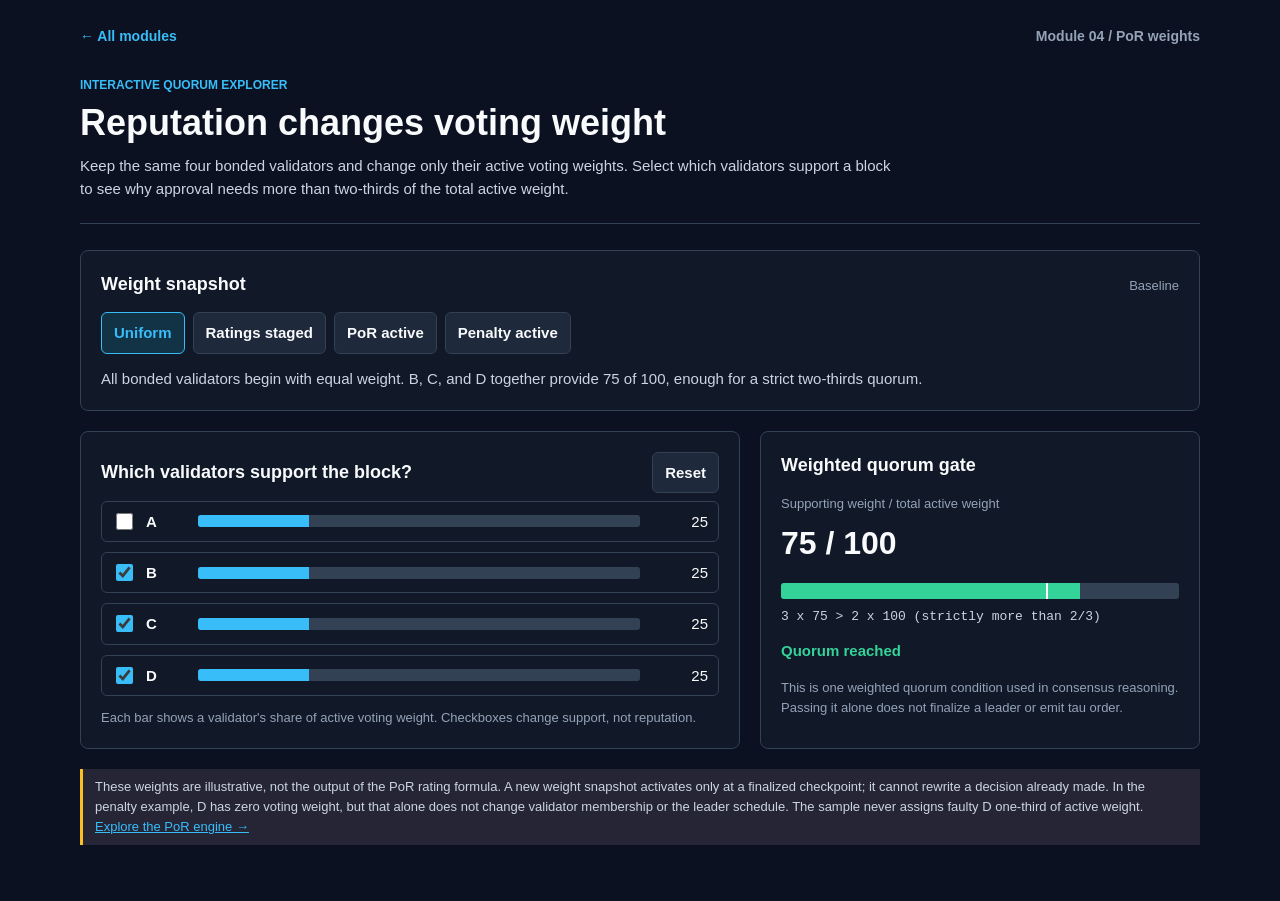
<file: module_4.html>
<!DOCTYPE html>
<html lang="en">
<head>
  <meta charset="UTF-8" />
  <meta name="viewport" content="width=device-width, initial-scale=1.0" />
  <title>PoR-Weighted Quorum | Cordial Miners Visualizer</title>
  <link rel="stylesheet" href="visualizer.css" />
</head>
<body>
  <main class="container">
    <nav class="top-nav"><a href="index.html">&larr; All modules</a><span class="module-label">Module 04 / PoR weights</span></nav>
    <header class="intro">
      <div class="eyebrow">Interactive quorum explorer</div>
      <h1>Reputation changes voting weight</h1>
      <p>Keep the same four bonded validators and change only their active voting weights. Select which validators support a block to see why approval needs more than two-thirds of the total active weight.</p>
    </header>
    <div class="workspace">
      <section class="surface" aria-labelledby="snapshot-heading">
        <div class="section-heading"><h2 id="snapshot-heading">Weight snapshot</h2><span class="muted small" id="snapshot-label"></span></div>
        <div class="stage-buttons" id="stage-buttons" role="group" aria-label="Choose a consensus weight snapshot"></div>
        <p class="stage-explanation" id="stage-explanation"></p>
      </section>
      <div class="split">
        <section class="surface" aria-labelledby="support-heading">
          <div class="section-heading"><h2 id="support-heading">Which validators support the block?</h2><button type="button" class="secondary-button" id="reset-support">Reset</button></div>
          <div class="validator-list" id="validator-list"></div>
          <p class="muted small" style="margin-top:12px">Each bar shows a validator's share of active voting weight. Checkboxes change support, not reputation.</p>
        </section>
        <section class="surface" aria-labelledby="decision-heading" aria-live="polite">
          <h2 id="decision-heading">Weighted quorum gate</h2>
          <div class="muted small">Supporting weight / total active weight</div>
          <div class="quorum-value" id="quorum-value"></div>
          <div class="quorum-track" aria-hidden="true"><span class="quorum-fill" id="quorum-fill"></span></div>
          <div class="formula" id="quorum-formula"></div>
          <div class="status" id="quorum-status"></div>
          <p class="muted small" style="margin-top:16px">This is one weighted quorum condition used in consensus reasoning. Passing it alone does not finalize a leader or emit tau order.</p>
        </section>
      </div>
      <section class="note" aria-label="Model scope">
        These weights are illustrative, not the output of the PoR rating formula. A new weight snapshot activates only at a finalized checkpoint; it cannot rewrite a decision already made. In the penalty example, D has zero voting weight, but that alone does not change validator membership or the leader schedule. The sample never assigns faulty D one-third of active weight. <a href="module_6.html">Explore the PoR engine &rarr;</a>
      </section>
    </div>
  </main>
  <script>
    const validators = ["A", "B", "C", "D"];
    const stages = [
      { title: "Uniform", label: "Baseline", weights: [25, 25, 25, 25], explanation: "All bonded validators begin with equal weight. B, C, and D together provide 75 of 100, enough for a strict two-thirds quorum." },
      { title: "Ratings staged", label: "Pending checkpoint", weights: [25, 25, 25, 25], explanation: "New ratings may be collected, but this decision still uses the previous finalized weight snapshot. No mid-round weight switch occurs." },
      { title: "PoR active", label: "New checkpoint", weights: [40, 30, 20, 10], explanation: "A finalized checkpoint activates an illustrative PoR snapshot. The same B, C, D support now contributes only 60 of 100 and cannot cross the quorum gate." },
      { title: "Penalty active", label: "Later checkpoint", weights: [40, 30, 20, 0], explanation: "Following verified evidence and a later finalized update, D contributes no voting weight. B and C alone contribute 50 of 90." }
    ];
    const support = new Set(["B", "C", "D"]);
    let stageIndex = 0;

    const stageButtons = document.getElementById("stage-buttons");
    const list = document.getElementById("validator-list");
    stages.forEach((stage, index) => {
      const button = document.createElement("button");
      button.type = "button";
      button.textContent = stage.title;
      button.addEventListener("click", () => { stageIndex = index; render(); });
      stageButtons.append(button);
    });
    document.getElementById("reset-support").addEventListener("click", () => {
      support.clear();
      ["B", "C", "D"].forEach(id => support.add(id));
      render();
    });

    function render() {
      const stage = stages[stageIndex];
      const total = stage.weights.reduce((sum, weight) => sum + weight, 0);
      const supportingWeight = validators.reduce((sum, id, index) => sum + (support.has(id) ? stage.weights[index] : 0), 0);
      const passes = 3 * supportingWeight > 2 * total;
      document.getElementById("snapshot-label").textContent = stage.label;
      document.getElementById("stage-explanation").textContent = stage.explanation;
      [...stageButtons.children].forEach((button, index) => button.setAttribute("aria-pressed", String(index === stageIndex)));
      list.replaceChildren();
      validators.forEach((id, index) => {
        const row = document.createElement("div");
        row.className = `validator-row${stage.weights[index] === 0 ? " ejected" : ""}`;
        const input = document.createElement("input");
        input.type = "checkbox";
        input.id = `support-${id}`;
        input.checked = support.has(id);
        input.addEventListener("change", () => { input.checked ? support.add(id) : support.delete(id); render(); });
        const label = document.createElement("label");
        label.htmlFor = input.id;
        label.textContent = id;
        const track = document.createElement("div");
        track.className = "weight-track";
        track.setAttribute("aria-hidden", "true");
        const fill = document.createElement("span");
        fill.className = "weight-fill";
        fill.style.width = `${100 * stage.weights[index] / total}%`;
        track.append(fill);
        const number = document.createElement("span");
        number.className = "weight-number";
        number.textContent = String(stage.weights[index]);
        row.append(input, label, track, number);
        list.append(row);
      });
      document.getElementById("quorum-value").textContent = `${supportingWeight} / ${total}`;
      const fill = document.getElementById("quorum-fill");
      fill.style.width = `${100 * supportingWeight / total}%`;
      fill.className = `quorum-fill ${passes ? "pass" : "fail"}`;
      document.getElementById("quorum-formula").textContent = `3 x ${supportingWeight} ${passes ? ">" : "<="} 2 x ${total} (strictly more than 2/3)`;
      const status = document.getElementById("quorum-status");
      status.textContent = passes ? "Quorum reached" : "Quorum not reached";
      status.className = `status ${passes ? "pass" : "fail"}`;
    }
    render();
  </script>
</body>
</html>
</file>
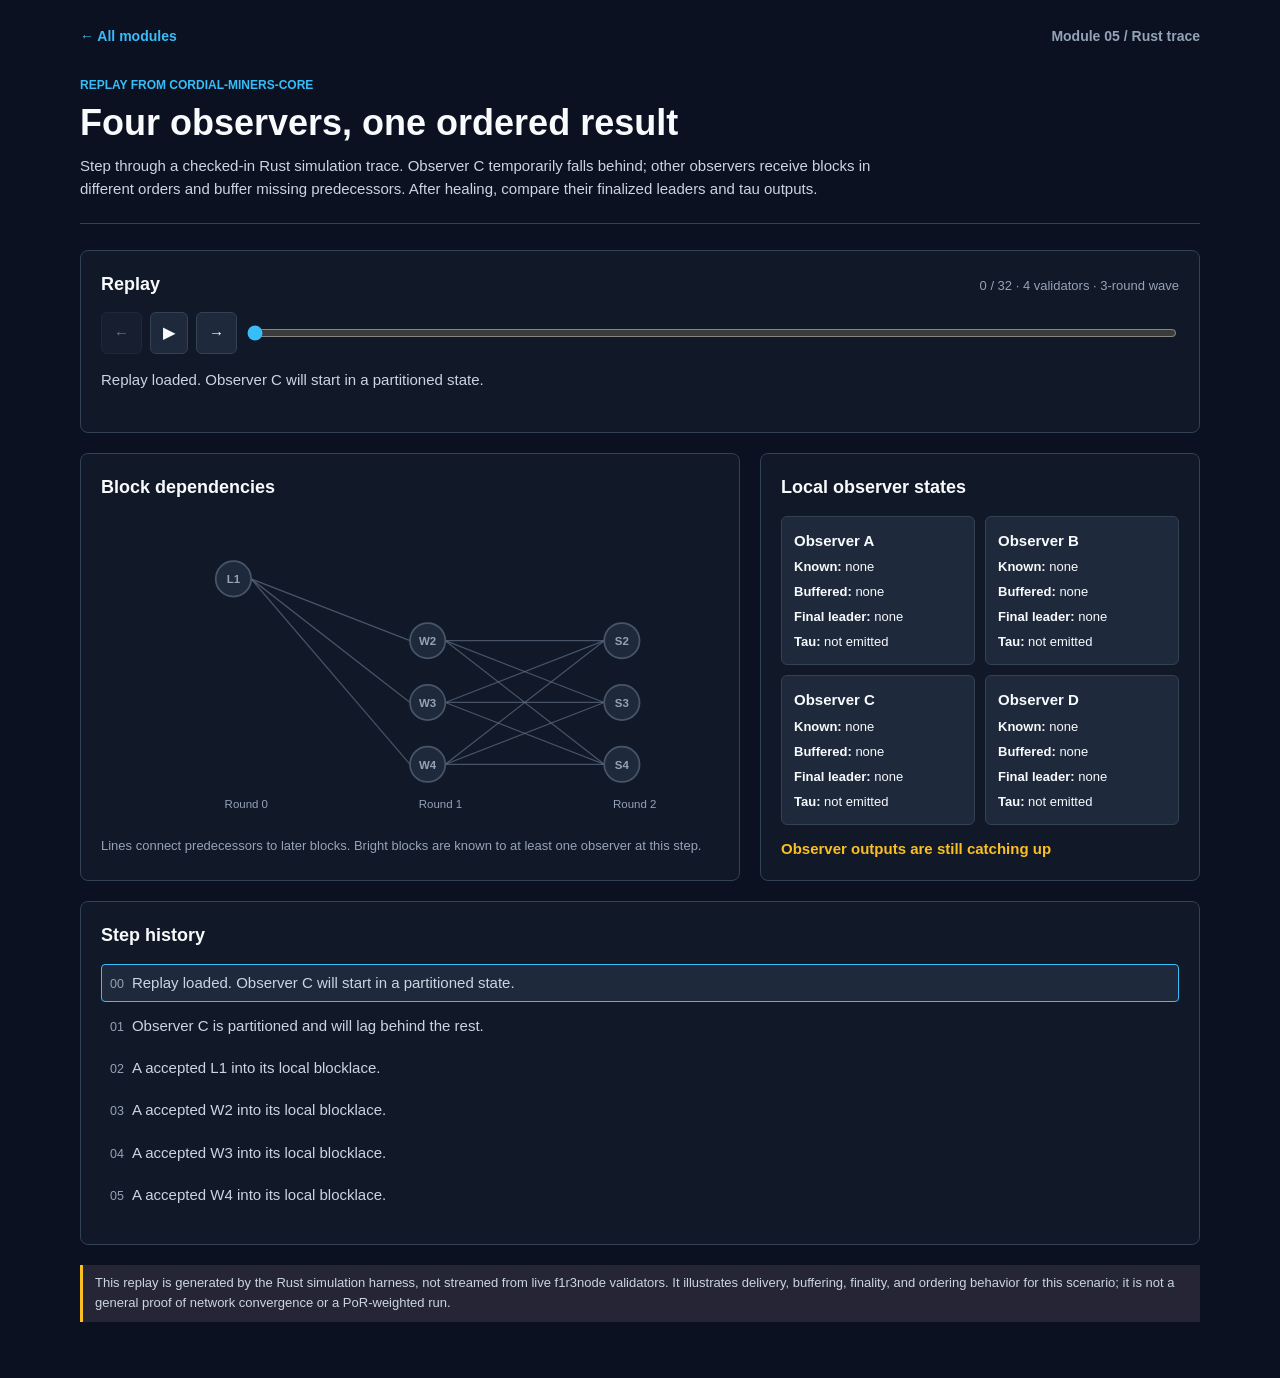
<file: module_5.html>
<!DOCTYPE html>
<html lang="en">
<head>
  <meta charset="UTF-8" />
  <meta name="viewport" content="width=device-width, initial-scale=1.0" />
  <title>Four-Observer Trace | Cordial Miners Visualizer</title>
  <link rel="stylesheet" href="visualizer.css" />
  <script src="generated/four-node-trace.js"></script>
</head>
<body>
  <main class="container">
    <nav class="top-nav"><a href="index.html">&larr; All modules</a><span class="module-label">Module 05 / Rust trace</span></nav>
    <header class="intro">
      <div class="eyebrow">Replay from cordial-miners-core</div>
      <h1>Four observers, one ordered result</h1>
      <p>Step through a checked-in Rust simulation trace. Observer C temporarily falls behind; other observers receive blocks in different orders and buffer missing predecessors. After healing, compare their finalized leaders and tau outputs.</p>
    </header>
    <div class="workspace" id="workspace">
      <section class="surface" aria-labelledby="replay-heading">
        <div class="section-heading"><h2 id="replay-heading">Replay</h2><span class="muted small" id="step-label"></span></div>
        <div class="trace-controls">
          <button type="button" id="prev" aria-label="Previous step" title="Previous step">&#8592;</button>
          <button type="button" id="play" aria-label="Play trace" title="Play trace">&#9654;</button>
          <button type="button" id="next" aria-label="Next step" title="Next step">&#8594;</button>
          <input class="step-range" id="step-range" type="range" min="0" value="0" aria-label="Replay step" />
        </div>
        <p class="trace-message" id="trace-message" aria-live="polite"></p>
      </section>
      <div class="split">
        <section class="surface" aria-labelledby="dag-heading">
          <h2 id="dag-heading">Block dependencies</h2>
          <div class="graph-scroll"><svg class="trace-graph" id="trace-graph" viewBox="0 0 700 320" role="img" aria-label="Three-round block dependency graph"></svg></div>
          <p class="muted small">Lines connect predecessors to later blocks. Bright blocks are known to at least one observer at this step.</p>
        </section>
        <section class="surface" aria-labelledby="observer-heading">
          <h2 id="observer-heading">Local observer states</h2>
          <div class="observer-grid" id="observer-grid"></div>
          <p class="status" id="convergence-status" aria-live="polite"></p>
        </section>
      </div>
      <section class="surface" aria-labelledby="events-heading">
        <h2 id="events-heading">Step history</h2>
        <div class="timeline" id="timeline"></div>
      </section>
      <section class="note" aria-label="Evidence scope">This replay is generated by the Rust simulation harness, not streamed from live f1r3node validators. It illustrates delivery, buffering, finality, and ordering behavior for this scenario; it is not a general proof of network convergence or a PoR-weighted run.</section>
    </div>
  </main>
  <script>
    const trace = window.__FOUR_NODE_TRACE__;
    if (!trace || !Array.isArray(trace.snapshots) || !trace.snapshots.length) {
      document.getElementById("workspace").replaceChildren();
      const error = document.createElement("p");
      error.className = "note";
      error.textContent = "Trace fixture unavailable. Regenerate generated/four-node-trace.js from cordial-miners-core and reload this page.";
      document.getElementById("workspace").append(error);
    } else {
      let step = 0;
      let timer = null;
      const range = document.getElementById("step-range");
      const timeline = document.getElementById("timeline");
      range.max = String(trace.snapshots.length - 1);
      trace.snapshots.forEach((snapshot, index) => {
        const button = document.createElement("button");
        button.type = "button";
        button.title = snapshot.latest_message;
        const number = document.createElement("small");
        number.textContent = String(index).padStart(2, "0");
        button.append(number, document.createTextNode(snapshot.latest_message));
        button.addEventListener("click", () => setStep(index));
        timeline.append(button);
      });
      document.getElementById("prev").addEventListener("click", () => setStep(step - 1));
      document.getElementById("next").addEventListener("click", () => setStep(step + 1));
      document.getElementById("play").addEventListener("click", () => {
        if (timer) { stop(); return; }
        if (step === trace.snapshots.length - 1) setStep(0);
        timer = setInterval(() => {
          if (step === trace.snapshots.length - 1) { stop(); return; }
          setStep(step + 1);
        }, 800);
        document.getElementById("play").textContent = "Pause";
        document.getElementById("play").setAttribute("aria-label", "Pause trace");
      });
      range.addEventListener("input", () => setStep(Number(range.value)));

      function stop() {
        clearInterval(timer);
        timer = null;
        document.getElementById("play").textContent = "\u25b6";
        document.getElementById("play").setAttribute("aria-label", "Play trace");
      }
      function svg(name, attrs) {
        const element = document.createElementNS("http://www.w3.org/2000/svg", name);
        for (const [key, value] of Object.entries(attrs)) element.setAttribute(key, String(value));
        return element;
      }
      function renderGraph(snapshot) {
        const graph = document.getElementById("trace-graph");
        graph.replaceChildren();
        const known = new Set(Object.values(snapshot.nodes).flatMap(node => node.known));
        const positions = new Map(trace.blocks.map(block => [block.id, { x: 150 + block.round * 220, y: 50 + (Number(block.creator.slice(1)) - 1) * 70 }]));
        for (let round = 0; round <= 2; round++) {
          const label = svg("text", { x: 140 + round * 220, y: 310, fill: "#94a3b8", "font-size": 13 });
          label.textContent = `Round ${round}`;
          graph.append(label);
        }
        for (const block of trace.blocks) {
          const to = positions.get(block.id);
          for (const predecessor of block.deps) {
            const from = positions.get(predecessor);
            if (!from) continue;
            graph.append(svg("line", { x1: from.x + 20, y1: from.y, x2: to.x - 20, y2: to.y, stroke: "#64748b", "stroke-width": 1.4, opacity: .65 }));
          }
        }
        for (const block of trace.blocks) {
          const { x, y } = positions.get(block.id);
          const active = block.id === snapshot.active_block;
          const visible = known.has(block.id);
          graph.append(svg("circle", { cx: x, cy: y, r: 20, fill: active ? "#f59e0b" : visible ? "#123246" : "#1e293b", stroke: active ? "#fbbf24" : visible ? "#38bdf8" : "#475569", "stroke-width": active ? 3 : 2 }));
          const label = svg("text", { x, y: y + 5, fill: active ? "#0b1120" : visible ? "#f8fafc" : "#94a3b8", "text-anchor": "middle", "font-weight": 800, "font-size": 13 });
          label.textContent = block.label;
          graph.append(label);
        }
      }
      function stateLine(name, value) {
        const line = document.createElement("div");
        line.className = "state-line";
        const strong = document.createElement("strong");
        strong.textContent = `${name}: `;
        line.append(strong, document.createTextNode(value));
        return line;
      }
      function renderObservers(snapshot) {
        const grid = document.getElementById("observer-grid");
        grid.replaceChildren();
        const states = Object.entries(snapshot.nodes);
        for (const [name, state] of states) {
          const row = document.createElement("div");
          row.className = `observer-row${state.partitioned ? " partitioned" : ""}`;
          const heading = document.createElement("div");
          heading.className = "name";
          heading.textContent = `Observer ${name}${state.partitioned ? " / partitioned" : ""}`;
          row.append(heading,
            stateLine("Known", state.known.join(", ") || "none"),
            stateLine("Buffered", state.buffered.join(", ") || "none"),
            stateLine("Final leader", state.final_leader || "none"),
            stateLine("Tau", state.tau.join(" \u2192 ") || "not emitted"));
          grid.append(row);
        }
        const outputs = states.map(([, state]) => state.tau.join("|"));
        const nonempty = states.every(([, state]) => state.tau.length > 0);
        const equal = nonempty && outputs.every(output => output === outputs[0]);
        const status = document.getElementById("convergence-status");
        status.textContent = equal ? "All four observers have the same nonempty tau output" : "Observer outputs are still catching up";
        status.className = `status ${equal ? "pass" : "pending"}`;
      }
      function setStep(index) {
        step = Math.max(0, Math.min(trace.snapshots.length - 1, index));
        const snapshot = trace.snapshots[step];
        range.value = String(step);
        document.getElementById("step-label").textContent = `${step} / ${trace.snapshots.length - 1} \u00b7 ${trace.n} validators \u00b7 ${trace.wavelength}-round wave`;
        document.getElementById("trace-message").textContent = snapshot.latest_message;
        document.getElementById("prev").disabled = step === 0;
        document.getElementById("next").disabled = step === trace.snapshots.length - 1;
        [...timeline.children].forEach((button, index) => button.classList.toggle("active", index === step));
        timeline.scrollTop = timeline.children[step].offsetTop - timeline.children[0].offsetTop;
        renderGraph(snapshot);
        renderObservers(snapshot);
      }
      setStep(0);
    }
  </script>
</body>
</html>
</file>
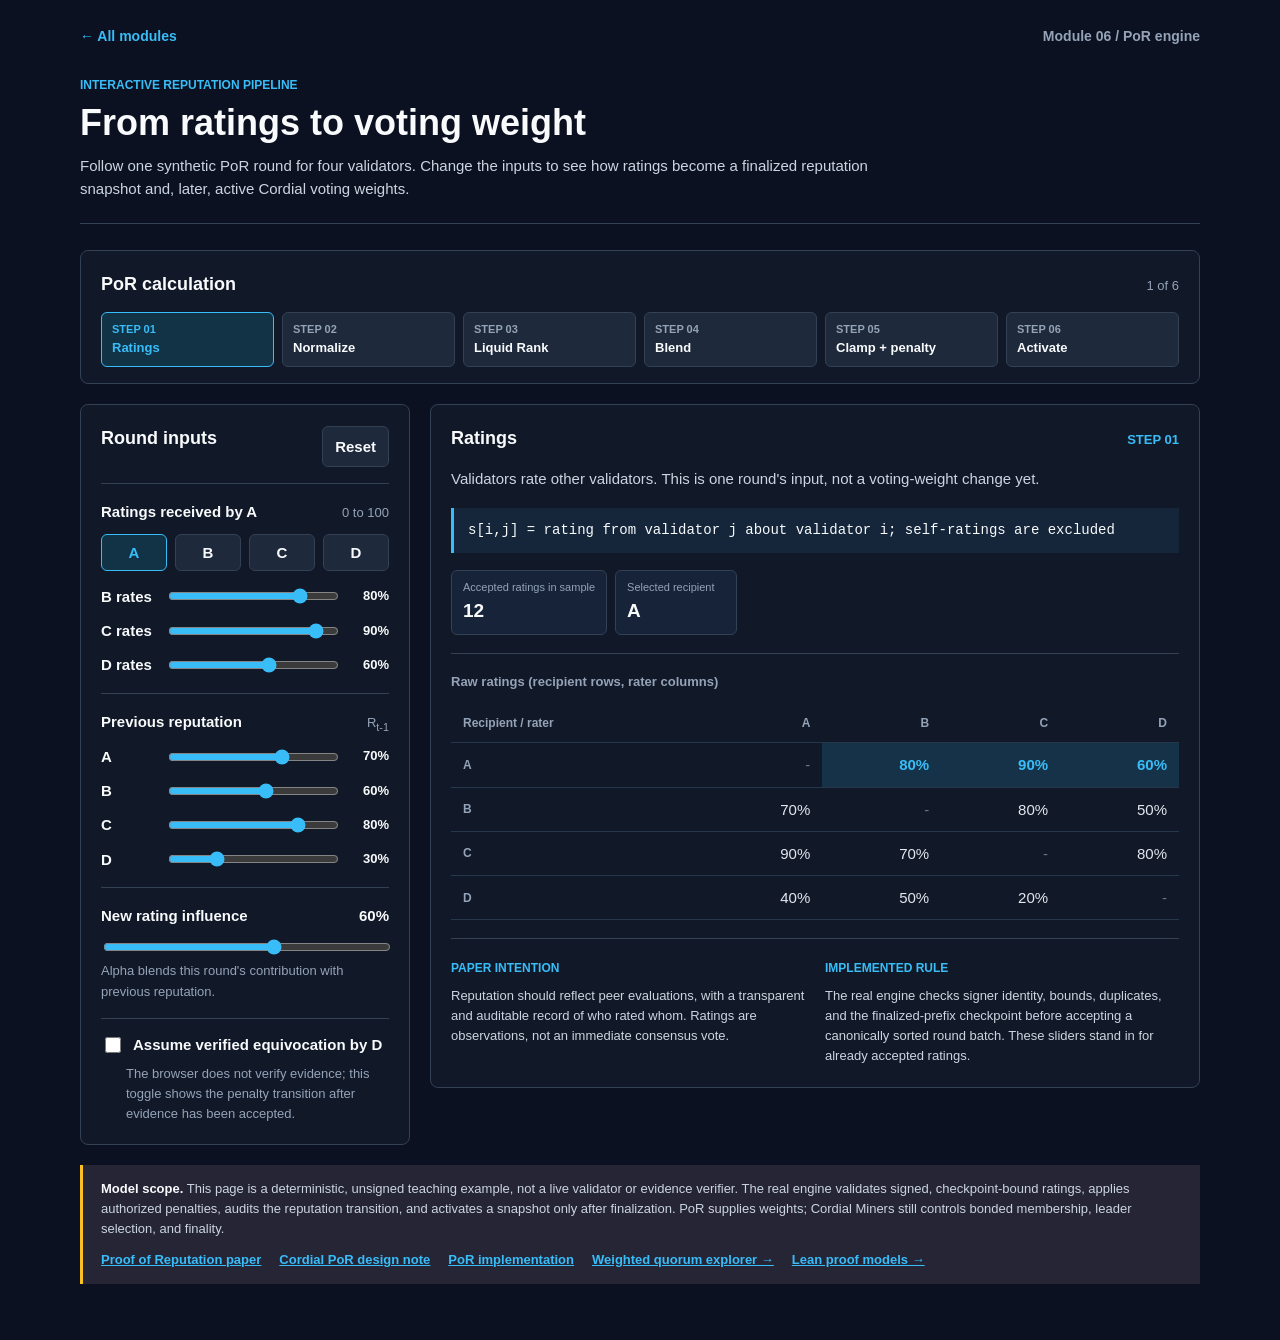
<file: module_6.html>
<!DOCTYPE html>
<html lang="en">
<head>
  <meta charset="UTF-8" />
  <meta name="viewport" content="width=device-width, initial-scale=1.0" />
  <title>PoR Engine | Cordial Miners Visualizer</title>
  <link rel="stylesheet" href="visualizer.css" />
  <link rel="stylesheet" href="por_engine.css" />
</head>
<body>
  <main class="container">
    <nav class="top-nav"><a href="index.html">&larr; All modules</a><span class="module-label">Module 06 / PoR engine</span></nav>
    <header class="intro">
      <div class="eyebrow">Interactive reputation pipeline</div>
      <h1>From ratings to voting weight</h1>
      <p>Follow one synthetic PoR round for four validators. Change the inputs to see how ratings become a finalized reputation snapshot and, later, active Cordial voting weights.</p>
    </header>

    <div class="engine-workspace">
      <section class="surface step-navigation" aria-labelledby="step-heading">
        <div class="section-heading"><h2 id="step-heading">PoR calculation</h2><span class="muted small" id="step-count"></span></div>
        <div class="stage-buttons engine-steps" id="stage-buttons" role="group" aria-label="Choose a PoR calculation stage"></div>
      </section>

      <div class="engine-layout">
        <section class="surface input-panel" aria-labelledby="inputs-heading">
          <div class="section-heading"><h2 id="inputs-heading">Round inputs</h2><button type="button" class="secondary-button" id="reset">Reset</button></div>
          <div class="input-group">
            <div class="input-heading"><h3>Ratings received by <span id="recipient-name">A</span></h3><span class="muted small">0 to 100</span></div>
            <div class="stage-buttons recipient-buttons" id="recipient-buttons" role="group" aria-label="Choose rating recipient"></div>
            <div id="rating-controls" class="slider-list"></div>
          </div>
          <div class="input-group">
            <div class="input-heading"><h3>Previous reputation</h3><span class="muted small">R<sub>t-1</sub></span></div>
            <div id="previous-controls" class="slider-list"></div>
          </div>
          <div class="input-group">
            <div class="input-heading"><label for="alpha"><strong>New rating influence</strong></label><output id="alpha-output" for="alpha"></output></div>
            <input id="alpha" type="range" min="0" max="100" step="5" value="60" />
            <p class="muted small">Alpha blends this round's contribution with previous reputation.</p>
          </div>
          <div class="input-group fault-control">
            <label for="equivocation"><input type="checkbox" id="equivocation" /> Assume verified equivocation by D</label>
            <p class="muted small">The browser does not verify evidence; this toggle shows the penalty transition after evidence has been accepted.</p>
          </div>
        </section>

        <section class="surface calculation-panel" aria-labelledby="calculation-heading" aria-live="polite">
          <div class="section-heading"><h2 id="calculation-heading"></h2><span class="stage-number" id="stage-number"></span></div>
          <p class="stage-summary" id="stage-summary"></p>
          <div class="equation" id="equation"></div>
          <div class="result-strip" id="result-strip"></div>
          <div class="visualization" id="visualization"></div>
          <div class="reasoning">
            <div><h3>Paper intention</h3><p id="paper-intention"></p></div>
            <div><h3>Implemented rule</h3><p id="implemented-rule"></p></div>
          </div>
        </section>
      </div>

      <section class="scope-note" aria-label="Scope and references">
        <strong>Model scope.</strong> This page is a deterministic, unsigned teaching example, not a live validator or evidence verifier. The real engine validates signed, checkpoint-bound ratings, applies authorized penalties, audits the reputation transition, and activates a snapshot only after finalization. PoR supplies weights; Cordial Miners still controls bonded membership, leader selection, and finality.
        <div class="reference-links">
          <a href="https://arxiv.org/abs/2108.03542" target="_blank" rel="noopener">Proof of Reputation paper</a>
          <a href="https://drive.google.com/file/d/1rwORSHC1PY6N1Y4qgrkODC5P9OEuYqTL/view" target="_blank" rel="noopener">Cordial PoR design note</a>
          <a href="https://github.com/iCog-Labs-Dev/cordial-f1r3node/tree/dev/crates/cordial-por" target="_blank" rel="noopener">PoR implementation</a>
          <a href="module_4.html">Weighted quorum explorer &rarr;</a>
          <a href="module_7.html">Lean proof models &rarr;</a>
        </div>
      </section>
    </div>
  </main>
  <script src="por_engine.js"></script>
  <script src="por_engine_ui.js"></script>
</body>
</html>
</file>
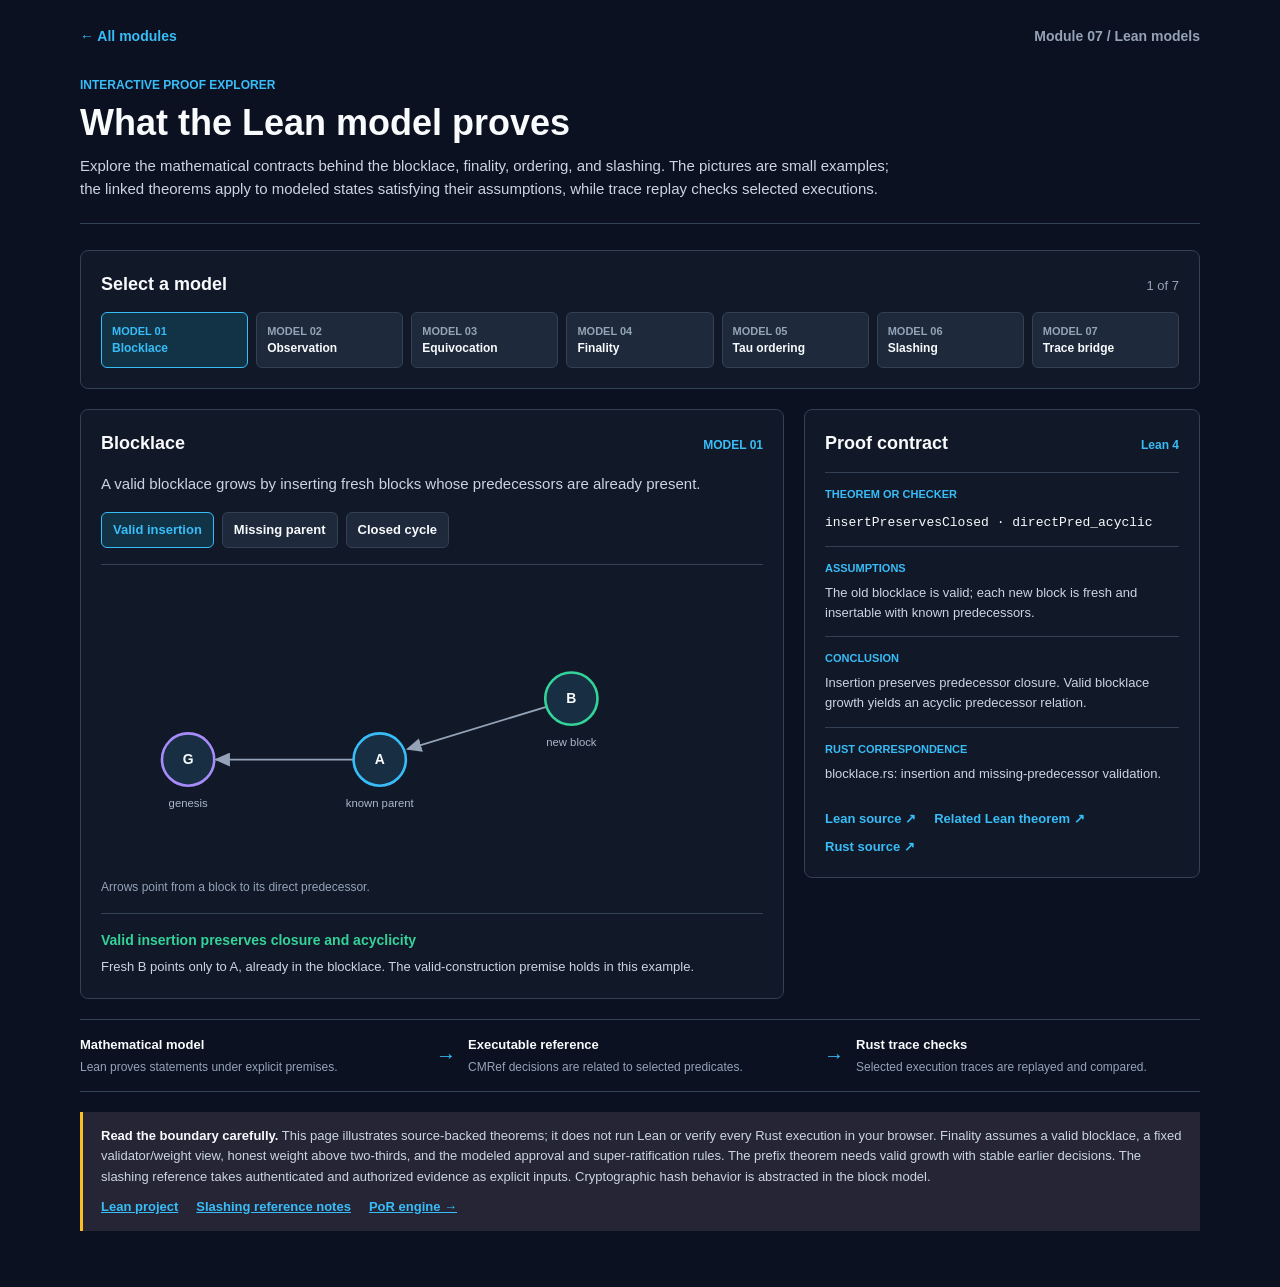
<file: module_7.html>
<!DOCTYPE html>
<html lang="en">
<head>
  <meta charset="UTF-8" />
  <meta name="viewport" content="width=device-width, initial-scale=1.0" />
  <title>Lean Proof Models | Cordial Miners Visualizer</title>
  <link rel="stylesheet" href="visualizer.css" />
  <link rel="stylesheet" href="lean_models.css" />
</head>
<body>
  <main class="container">
    <nav class="top-nav"><a href="index.html">&larr; All modules</a><span class="module-label">Module 07 / Lean models</span></nav>
    <header class="intro">
      <div class="eyebrow">Interactive proof explorer</div>
      <h1>What the Lean model proves</h1>
      <p>Explore the mathematical contracts behind the blocklace, finality, ordering, and slashing. The pictures are small examples; the linked theorems apply to modeled states satisfying their assumptions, while trace replay checks selected executions.</p>
    </header>

    <div class="lean-workspace">
      <section class="surface" aria-labelledby="model-heading">
        <div class="section-heading"><h2 id="model-heading">Select a model</h2><span class="muted small" id="model-count"></span></div>
        <div class="stage-buttons model-tabs" id="model-tabs" role="group" aria-label="Choose a Lean model"></div>
      </section>

      <div class="model-layout">
        <section class="surface diagram-panel" aria-labelledby="diagram-title">
          <div class="section-heading"><h2 id="diagram-title"></h2><span class="model-index" id="model-index"></span></div>
          <p class="model-intro" id="model-intro"></p>
          <div class="model-controls" id="model-controls"></div>
          <div class="model-diagram" id="model-diagram"></div>
          <div class="example-outcome" id="example-outcome" aria-live="polite"></div>
          <p class="example-detail" id="example-detail"></p>
        </section>

        <aside class="surface proof-panel" aria-labelledby="proof-heading">
          <div class="section-heading"><h2 id="proof-heading">Proof contract</h2><span class="proof-mark">Lean 4</span></div>
          <div class="proof-field"><span class="proof-field-label">Theorem or checker</span><strong id="proof-name"></strong></div>
          <div class="proof-field"><span class="proof-field-label">Assumptions</span><p id="proof-assumptions"></p></div>
          <div class="proof-field"><span class="proof-field-label">Conclusion</span><p id="proof-conclusion"></p></div>
          <div class="proof-field"><span class="proof-field-label">Rust correspondence</span><p id="proof-rust"></p></div>
          <div class="proof-links"><a id="lean-source" href="#" target="_blank" rel="noopener">Lean source &nearr;</a><a id="lean-extra" href="#" target="_blank" rel="noopener" hidden>Related Lean theorem &nearr;</a><a id="rust-source" href="#" target="_blank" rel="noopener">Rust source &nearr;</a></div>
        </aside>
      </div>

      <section class="boundary-band" aria-label="Verification boundary">
        <div><strong>Mathematical model</strong><span>Lean proves statements under explicit premises.</span></div>
        <span class="boundary-arrow" aria-hidden="true">&rarr;</span>
        <div><strong>Executable reference</strong><span>CMRef decisions are related to selected predicates.</span></div>
        <span class="boundary-arrow" aria-hidden="true">&rarr;</span>
        <div><strong>Rust trace checks</strong><span>Selected execution traces are replayed and compared.</span></div>
      </section>
      <section class="scope-note" aria-label="Scope and references">
        <strong>Read the boundary carefully.</strong> This page illustrates source-backed theorems; it does not run Lean or verify every Rust execution in your browser. Finality assumes a valid blocklace, a fixed validator/weight view, honest weight above two-thirds, and the modeled approval and super-ratification rules. The prefix theorem needs valid growth with stable earlier decisions. The slashing reference takes authenticated and authorized evidence as explicit inputs. Cryptographic hash behavior is abstracted in the block model.
        <div class="reference-links"><a href="https://github.com/iCog-Labs-Dev/cordial-f1r3node/tree/dev/lean" target="_blank" rel="noopener">Lean project</a><a href="https://github.com/iCog-Labs-Dev/cordial-f1r3node/blob/dev/docs/lean/10-executable-slashing-reference.md" target="_blank" rel="noopener">Slashing reference notes</a><a href="module_6.html">PoR engine &rarr;</a></div>
      </section>
    </div>
  </main>
  <script src="lean_examples.js"></script>
  <script src="lean_models_ui.js"></script>
</body>
</html>
</file>
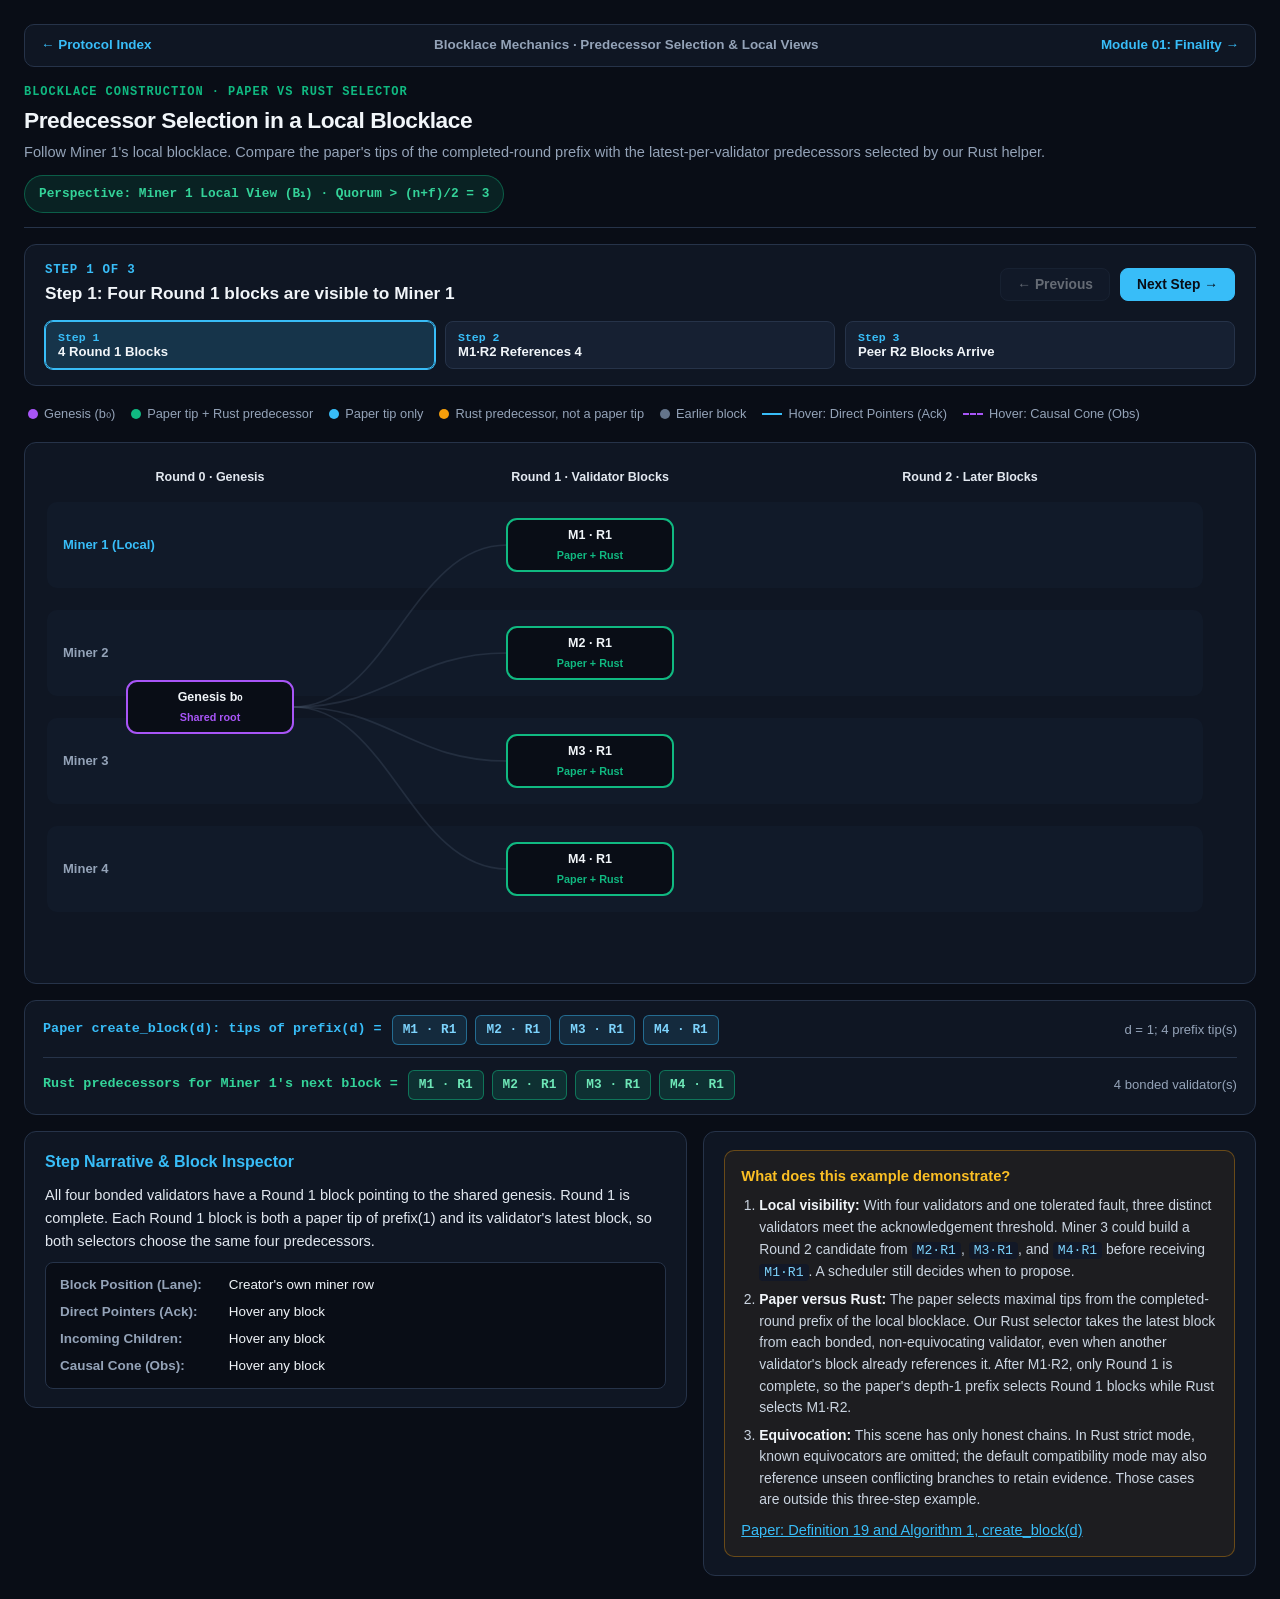
<file: expanded_concepts/tips_selection.html>
<!DOCTYPE html>
<html lang="en">
<head>
  <meta charset="UTF-8" />
  <meta name="viewport" content="width=device-width, initial-scale=1.0" />
  <title>Cordial Miners — Predecessor Selection & Local Views</title>
  <style>
    :root {
      --bg: #090d16;
      --surface: #0f1623;
      --surface-alt: #162032;
      --border: #263349;
      --text: #f1f5f9;
      --muted: #94a3b8;
      --accent: #38bdf8;
      --genesis: #a855f7;
      --tip: #10b981;
      --rust-only: #f59e0b;
      --paper-only: #38bdf8;
      --referenced: #64748b;
      --amber: #f59e0b;
      --mono: ui-monospace, SFMono-Regular, Menlo, Monaco, Consolas, monospace;
    }

    * { box-sizing: border-box; margin: 0; padding: 0; }

    body {
      font-family: -apple-system, BlinkMacSystemFont, "Segoe UI", Roboto, sans-serif;
      background: var(--bg);
      color: var(--text);
      line-height: 1.55;
      padding: 24px;
    }

    .container {
      max-width: 1340px;
      margin: 0 auto;
      display: flex;
      flex-direction: column;
      gap: 16px;
    }

    /* Top Nav */
    .top-nav {
      display: flex;
      justify-content: space-between;
      align-items: center;
      background: var(--surface);
      border: 1px solid var(--border);
      border-radius: 10px;
      padding: 10px 16px;
      font-size: 0.84rem;
    }

    .top-nav a {
      color: var(--accent);
      text-decoration: none;
      font-weight: 700;
    }

    .top-nav a:hover { text-decoration: underline; }

    /* Header */
    header {
      display: flex;
      flex-wrap: wrap;
      justify-content: space-between;
      align-items: center;
      gap: 12px;
      padding-bottom: 14px;
      border-bottom: 1px solid var(--border);
    }

    .module-tag {
      font-family: var(--mono);
      font-size: 0.75rem;
      font-weight: 700;
      text-transform: uppercase;
      letter-spacing: 0.08em;
      color: var(--tip);
      display: block;
      margin-bottom: 2px;
    }

    h1 { font-size: 1.42rem; font-weight: 750; letter-spacing: -0.02em; }
    .subtitle { color: var(--muted); font-size: 0.91rem; margin-top: 2px; }

    .params-badge {
      font-family: var(--mono);
      background: rgba(16, 185, 129, 0.12);
      border: 1px solid rgba(16, 185, 129, 0.4);
      color: #34d399;
      padding: 8px 14px;
      border-radius: 999px;
      font-size: 0.8rem;
      font-weight: 600;
    }

    /* Stepper */
    .control-panel {
      background: var(--surface);
      border: 1px solid var(--border);
      border-radius: 12px;
      padding: 16px 20px;
      display: flex;
      flex-direction: column;
      gap: 14px;
    }

    .control-header {
      display: flex;
      flex-wrap: wrap;
      justify-content: space-between;
      align-items: center;
      gap: 12px;
    }

    .step-counter {
      font-family: var(--mono);
      font-size: 0.78rem;
      font-weight: 700;
      color: var(--accent);
      text-transform: uppercase;
      letter-spacing: 0.06em;
      display: block;
    }

    .step-title { font-size: 1.08rem; font-weight: 700; }

    .btn-group { display: flex; gap: 10px; }

    button {
      background: var(--surface-alt);
      color: var(--text);
      border: 1px solid var(--border);
      padding: 8px 16px;
      border-radius: 8px;
      font-size: 0.86rem;
      font-weight: 600;
      cursor: pointer;
      transition: all 0.15s ease;
    }

    button:hover:not(:disabled) { border-color: var(--accent); color: var(--accent); }

    button.primary {
      background: var(--accent);
      color: #090d16;
      border-color: var(--accent);
    }

    button.primary:hover:not(:disabled) { background: #7dd3fc; color: #090d16; }
    button:disabled { opacity: 0.38; cursor: not-allowed; }

    .step-pills {
      display: grid;
      grid-template-columns: repeat(3, 1fr);
      gap: 10px;
    }

    .step-pill {
      background: var(--surface-alt);
      border: 1px solid var(--border);
      border-radius: 8px;
      padding: 9px 12px;
      text-align: left;
      cursor: pointer;
    }

    .step-pill.done {
      border-color: rgba(56, 189, 248, 0.4);
      background: rgba(56, 189, 248, 0.06);
    }

    .step-pill.active {
      border-color: var(--accent);
      background: rgba(56, 189, 248, 0.18);
      box-shadow: 0 0 0 1px var(--accent);
    }

    .step-pill span { display: block; }
    .step-pill .r-tag { font-family: var(--mono); font-size: 0.72rem; font-weight: 700; color: var(--accent); }
    .step-pill .r-name { font-size: 0.82rem; font-weight: 600; color: var(--text); }

    /* Legend */
    .legend {
      display: flex;
      flex-wrap: wrap;
      gap: 16px;
      font-size: 0.8rem;
      color: var(--muted);
      padding: 2px 4px;
    }

    .legend-item { display: flex; align-items: center; gap: 6px; }
    .dot { width: 10px; height: 10px; border-radius: 50%; display: inline-block; }
    .line-solid { width: 20px; border-top: 2.5px solid var(--accent); display: inline-block; }
    .line-dashed { width: 20px; border-top: 2px dashed var(--genesis); display: inline-block; }

    /* DAG Canvas */
    .dag-viewport {
      background: var(--surface);
      border: 1px solid var(--border);
      border-radius: 12px;
      overflow-x: auto;
      padding: 10px;
    }

    svg {
      display: block;
      width: 1180px;
      height: 520px;
    }

    .lane-band { fill: rgba(22, 32, 50, 0.45); rx: 10; }

    .edge {
      fill: none;
      stroke: #475569;
      stroke-width: 1.7;
      opacity: 0.35;
      transition: opacity 0.15s ease, stroke 0.15s ease, stroke-width 0.15s ease;
    }

    .edge.active-attach {
      stroke: var(--tip);
      stroke-width: 2.4;
      opacity: 0.85;
    }

    .edge.direct { stroke: var(--accent); stroke-width: 3.2; opacity: 1; }
    .edge.transitive { stroke: var(--genesis); stroke-width: 2.2; stroke-dasharray: 6 4; opacity: 0.92; }
    .edge.dimmed { opacity: 0.06; }

    .node-group { cursor: pointer; transition: opacity 0.15s ease; }
    .node-group.dimmed { opacity: 0.2; }
    .node-card { rx: 10; ry: 10; stroke-width: 2; transition: filter 0.15s ease; }

    .node-group:hover .node-card,
    .node-group.hovered .node-card {
      filter: drop-shadow(0 0 12px rgba(56, 189, 248, 0.75));
    }

    /* Live predecessor sets */
    .tips-bar {
      background: var(--surface);
      border: 1px solid var(--border);
      border-radius: 12px;
      padding: 14px 18px;
      display: flex;
      flex-wrap: wrap;
      flex-direction: column;
      align-items: stretch;
      gap: 12px;
    }

    .tips-row {
      display: flex;
      flex-wrap: wrap;
      justify-content: space-between;
      align-items: center;
      gap: 12px;
    }

    .tips-row + .tips-row {
      border-top: 1px solid var(--border);
      padding-top: 12px;
    }

    .tips-row.paper .tips-label { color: var(--accent); }
    .tips-row.paper .tip-chip {
      background: rgba(56, 189, 248, 0.12);
      border-color: rgba(56, 189, 248, 0.45);
      color: #7dd3fc;
    }

    .tips-left {
      display: flex;
      flex-wrap: wrap;
      align-items: center;
      gap: 10px;
    }

    .tips-label {
      font-family: var(--mono);
      font-size: 0.84rem;
      font-weight: 700;
      color: #34d399;
    }

    .tip-chip {
      font-family: var(--mono);
      font-size: 0.8rem;
      font-weight: 700;
      padding: 4px 10px;
      border-radius: 6px;
      background: rgba(16, 185, 129, 0.16);
      border: 1px solid rgba(16, 185, 129, 0.5);
      color: #6ee7b7;
    }

    .tips-note {
      font-size: 0.82rem;
      color: var(--muted);
    }

    /* Bottom Inspector + Local View Deep Dive */
    .bottom-grid {
      display: grid;
      grid-template-columns: 1.2fr 1fr;
      gap: 16px;
      align-items: start;
    }

    @media (max-width: 960px) {
      .bottom-grid { grid-template-columns: 1fr; }
      .step-pills { grid-template-columns: 1fr; }
    }

    .panel-card {
      background: var(--surface);
      border: 1px solid var(--border);
      border-radius: 12px;
      padding: 18px 20px;
      display: flex;
      flex-direction: column;
      gap: 10px;
    }

    .panel-card h3 {
      font-size: 1rem;
      color: var(--accent);
    }

    .panel-card p {
      font-size: 0.91rem;
      color: #e2e8f0;
    }

    .meta-table {
      background: var(--bg);
      border: 1px solid var(--border);
      border-radius: 8px;
      padding: 12px 14px;
      display: flex;
      flex-direction: column;
      gap: 6px;
      font-size: 0.84rem;
    }

    .meta-table strong {
      color: var(--muted);
      display: inline-block;
      min-width: 165px;
    }

    .faq-box {
      background: rgba(245, 158, 11, 0.06);
      border: 1px solid rgba(245, 158, 11, 0.35);
      border-radius: 10px;
      padding: 14px 16px;
      display: flex;
      flex-direction: column;
      gap: 8px;
    }

    .faq-box h4 {
      font-size: 0.92rem;
      color: #fbbf24;
    }

    .faq-list {
      padding-left: 18px;
      display: flex;
      flex-direction: column;
      gap: 6px;
      font-size: 0.87rem;
      color: #cbd5e1;
    }

    .faq-list strong { color: var(--text); }
    code {
      font-family: var(--mono);
      font-size: 0.82rem;
      background: rgba(15, 23, 42, 0.8);
      padding: 1px 5px;
      border-radius: 4px;
      color: #7dd3fc;
    }
  </style>
</head>
<body>
  <div class="container">
    <nav class="top-nav">
      <a href="../index.html">← Protocol Index</a>
      <span style="color:#94a3b8; font-weight:600;">Blocklace Mechanics · Predecessor Selection & Local Views</span>
      <a href="../module_1.html">Module 01: Finality →</a>
    </nav>

    <header>
      <div>
        <span class="module-tag">Blocklace Construction · Paper vs Rust Selector</span>
        <h1>Predecessor Selection in a Local Blocklace</h1>
        <p class="subtitle">Follow Miner 1's local blocklace. Compare the paper's tips of the completed-round prefix with the latest-per-validator predecessors selected by our Rust helper.</p>
      </div>
      <span class="params-badge">Perspective: Miner 1 Local View (B₁) · Quorum &gt; (n+f)/2 = 3</span>
    </header>

    <section class="control-panel">
      <div class="control-header">
        <div>
          <span class="step-counter" id="stepCounter">Step 1 of 3</span>
          <h2 class="step-title" id="stepTitle">Step 1: Four Round 1 blocks are visible</h2>
        </div>
        <div class="btn-group">
          <button id="prevBtn">← Previous</button>
          <button id="nextBtn" class="primary">Next Step →</button>
        </div>
      </div>
      <div class="step-pills" id="stepPills"></div>
    </section>

    <div class="legend">
      <span class="legend-item"><i class="dot" style="background:var(--genesis)"></i>Genesis (b₀)</span>
      <span class="legend-item"><i class="dot" style="background:var(--tip)"></i>Paper tip + Rust predecessor</span>
      <span class="legend-item"><i class="dot" style="background:var(--paper-only)"></i>Paper tip only</span>
      <span class="legend-item"><i class="dot" style="background:var(--rust-only)"></i>Rust predecessor, not a paper tip</span>
      <span class="legend-item"><i class="dot" style="background:var(--referenced)"></i>Earlier block</span>
      <span class="legend-item"><i class="line-solid"></i>Hover: Direct Pointers (Ack)</span>
      <span class="legend-item"><i class="line-dashed"></i>Hover: Causal Cone (Obs)</span>
    </div>

    <div class="dag-viewport">
      <svg id="dagSvg" viewBox="0 0 1180 520"></svg>
    </div>

    <section class="tips-bar" aria-label="Predecessor selection comparison">
      <div class="tips-row paper">
        <div class="tips-left">
          <span class="tips-label">Paper create_block(d): tips of prefix(d) =</span>
          <div id="paperTipsChips" style="display:flex; flex-wrap:wrap; gap:8px;"></div>
        </div>
        <span class="tips-note" id="paperTipsSummary"></span>
      </div>
      <div class="tips-row">
        <div class="tips-left">
          <span class="tips-label">Rust predecessors for Miner 1's next block =</span>
          <div id="rustTipsChips" style="display:flex; flex-wrap:wrap; gap:8px;"></div>
        </div>
        <span class="tips-note" id="rustTipsSummary"></span>
      </div>
    </section>

    <section class="bottom-grid">
      <div class="panel-card">
        <h3 id="inspTitle">Step Narrative & Block Inspector</h3>
        <p id="inspDesc"></p>
        <div class="meta-table">
          <div><strong>Block Position (Lane):</strong> <span id="inspLane">Creator's own miner row</span></div>
          <div><strong>Direct Pointers (Ack):</strong> <span id="inspParents">Hover any block</span></div>
          <div><strong>Incoming Children:</strong> <span id="inspInDeg">Hover any block</span></div>
          <div><strong>Causal Cone (Obs):</strong> <span id="inspAncestors">Hover any block</span></div>
        </div>
      </div>

      <div class="panel-card">
        <div class="faq-box">
          <h4>What does this example demonstrate?</h4>
          <ol class="faq-list">
            <li>
              <strong>Local visibility:</strong> With four validators and one tolerated fault, three distinct validators meet the acknowledgement threshold. Miner 3 could build a Round 2 candidate from <code>M2·R1</code>, <code>M3·R1</code>, and <code>M4·R1</code> before receiving <code>M1·R1</code>. A scheduler still decides when to propose.
            </li>
            <li>
              <strong>Paper versus Rust:</strong> The paper selects maximal tips from the completed-round prefix of the local blocklace. Our Rust selector takes the latest block from each bonded, non-equivocating validator, even when another validator's block already references it. After M1·R2, only Round 1 is complete, so the paper's depth-1 prefix selects Round 1 blocks while Rust selects M1·R2.
            </li>
            <li>
              <strong>Equivocation:</strong> This scene has only honest chains. In Rust strict mode, known equivocators are omitted; the default compatibility mode may also reference unseen conflicting branches to retain evidence. Those cases are outside this three-step example.
            </li>
          </ol>
          <p><a href="https://arxiv.org/pdf/2205.09174" target="_blank" rel="noopener" style="color:var(--accent);">Paper: Definition 19 and Algorithm 1, create_block(d)</a></p>
        </div>
      </div>
    </section>
  </div>

  <script>
    const COLORS = {
      genesis: "#a855f7",
      tip: "#10b981",
      paperOnly: "#38bdf8",
      rustOnly: "#f59e0b",
      referenced: "#64748b"
    };

    const STEPS = [
      {
        pillTag: "Step 1",
        pillName: "4 Round 1 Blocks",
        title: "Step 1: Four Round 1 blocks are visible to Miner 1",
        desc: "All four bonded validators have a Round 1 block pointing to the shared genesis. Round 1 is complete. Each Round 1 block is both a paper tip of prefix(1) and its validator's latest block, so both selectors choose the same four predecessors."
      },
      {
        pillTag: "Step 2",
        pillName: "M1·R2 References 4",
        title: "Step 2: M1·R2 references all four visible Round 1 blocks",
        desc: "Only one Round 2 block exists, so the completed paper round is still 1: create_block(1) sees the four Round 1 tips in prefix(1). Rust sees the full local blocklace and selects M1·R2 plus the latest blocks from Miners 2, 3, and 4."
      },
      {
        pillTag: "Step 3",
        pillName: "Peer R2 Blocks Arrive",
        title: "Step 3: Miner 1 receives M2·R2 and M3·R2",
        desc: "Miners 2 and 3 built Round 2 blocks from different three-validator local views. Now three Round 2 validators are visible, completing Round 2. The paper's prefix(2) has three maximal Round 2 tips. Rust selects those three plus M4·R1, which remains Miner 4's latest block."
      }
    ];

    function getNodesForStep(step) {
      return [
        {
          id: "b0", minStep: 0, col: 0, miner: 1.5,
          code: "Genesis b₀", parents: [],
          desc: "Shared deterministic root. Referenced by all 4 Round 1 blocks."
        },
        // Round 1
        {
          id: "m1_r1", minStep: 0, col: 1, miner: 0,
          code: "M1 · R1", parents: ["b0"],
          desc: "Miner 1's Round 1 block. Once M1·R2 arrives, this is no longer Miner 1's latest block."
        },
        {
          id: "m2_r1", minStep: 0, col: 1, miner: 1,
          code: "M2 · R1", parents: ["b0"],
          desc: "Miner 2's Round 1 block. Rust keeps selecting it until Miner 2's later block arrives, even if another miner has referenced it."
        },
        {
          id: "m3_r1", minStep: 0, col: 1, miner: 2,
          code: "M3 · R1", parents: ["b0"],
          desc: "Miner 3's Round 1 block. Rust keeps selecting it until Miner 3's later block arrives."
        },
        {
          id: "m4_r1", minStep: 0, col: 1, miner: 3,
          code: "M4 · R1", parents: ["b0"],
          desc: "Miner 4's latest block throughout this scene. It remains a Rust predecessor after other miners reference it."
        },
        // Round 2
        {
          id: "m1_r2", minStep: 1, col: 2, miner: 0,
          code: "M1 · R2", parents: ["m1_r1", "m2_r1", "m3_r1", "m4_r1"],
          desc: "Miner 1's Round 2 block references the four visible Round 1 blocks. It becomes Miner 1's latest block and observes all four parents."
        },
        {
          id: "m2_r2", minStep: 2, col: 2, miner: 1,
          code: "M2 · R2", parents: ["m1_r1", "m2_r1", "m3_r1"],
          desc: "Miner 2's Round 2 block reflects a local view with three Round 1 validators. It did not yet see M4·R1."
        },
        {
          id: "m3_r2", minStep: 2, col: 2, miner: 2,
          code: "M3 · R2", parents: ["m2_r1", "m3_r1", "m4_r1"],
          desc: "Miner 3's Round 2 block reflects a different three-validator local view. It did not yet see M1·R1."
        }
      ].filter(n => n.minStep <= step);
    }

    let currentStep = 0;
    let hoveredId = null;

    const svg = document.getElementById("dagSvg");
    const pillsEl = document.getElementById("stepPills");
    const prevBtn = document.getElementById("prevBtn");
    const nextBtn = document.getElementById("nextBtn");

    function getAncestors(id, map, set = new Set()) {
      const node = map.get(id);
      if (!node) return set;
      for (const pid of node.parents) {
        if (!set.has(pid)) {
          set.add(pid);
          getAncestors(pid, map, set);
        }
      }
      return set;
    }

    function getLocalView(step) {
      const nodes = getNodesForStep(step);
      const nodeMap = new Map(nodes.map(node => [node.id, node]));
      const childCounts = new Map(nodes.map(node => [node.id, 0]));
      const depths = new Map();

      function depthOf(node) {
        if (!depths.has(node.id)) {
          depths.set(node.id, node.parents.length === 0 ? 0 :
            1 + Math.max(...node.parents.map(id => depthOf(nodeMap.get(id)))));
        }
        return depths.get(node.id);
      }

      const creatorsByRound = new Map();
      for (const node of nodes) {
        const round = depthOf(node);
        if (node.id !== "b0") {
          if (!creatorsByRound.has(round)) creatorsByRound.set(round, new Set());
          creatorsByRound.get(round).add(node.miner);
        }
      }
      const completedDepth = Math.max(...[...creatorsByRound]
        .filter(([, creators]) => creators.size >= 3)
        .map(([round]) => round));
      const prefixIds = new Set(nodes
        .filter(node => depths.get(node.id) <= completedDepth)
        .map(node => node.id));
      const prefixChildCounts = new Map([...prefixIds].map(id => [id, 0]));

      for (const node of nodes) {
        for (const parentId of node.parents) {
          if (childCounts.has(parentId)) {
            childCounts.set(parentId, childCounts.get(parentId) + 1);
          }
          if (prefixIds.has(node.id) && prefixIds.has(parentId)) {
            prefixChildCounts.set(parentId, prefixChildCounts.get(parentId) + 1);
          }
        }
      }

      const blocks = nodes.filter(node => node.id !== "b0");
      const paperTips = blocks
        .filter(node => prefixIds.has(node.id) && prefixChildCounts.get(node.id) === 0)
        .sort((a, b) => a.miner - b.miner);
      const rustPredecessors = blocks
        .filter(node => !blocks.some(other =>
          other.miner === node.miner && other.id !== node.id &&
          getAncestors(other.id, nodeMap).has(node.id)
        ))
        .sort((a, b) => a.miner - b.miner);

      return { nodes, nodeMap, childCounts, completedDepth, paperTips, rustPredecessors };
    }

    function renderTipsBar() {
      const { completedDepth, paperTips, rustPredecessors } = getLocalView(currentStep);
      document.getElementById("paperTipsChips").innerHTML = paperTips
        .map(node => `<span class="tip-chip">${node.code}</span>`).join("");
      document.getElementById("rustTipsChips").innerHTML = rustPredecessors
        .map(node => `<span class="tip-chip">${node.code}</span>`).join("");
      document.getElementById("paperTipsSummary").textContent = `d = ${completedDepth}; ${paperTips.length} prefix tip(s)`;
      document.getElementById("rustTipsSummary").textContent = `${rustPredecessors.length} bonded validator(s)`;
    }

    function renderControls() {
      const s = STEPS[currentStep];
      document.getElementById("stepCounter").textContent = `Step ${currentStep + 1} of ${STEPS.length}`;
      document.getElementById("stepTitle").textContent = s.title;
      document.getElementById("inspDesc").textContent = s.desc;

      prevBtn.disabled = currentStep === 0;
      nextBtn.disabled = currentStep === STEPS.length - 1;

      pillsEl.innerHTML = "";
      STEPS.forEach((step, idx) => {
        const btn = document.createElement("button");
        btn.className = "step-pill" + (idx === currentStep ? " active" : idx < currentStep ? " done" : "");
        btn.innerHTML = `<span class="r-tag">${step.pillTag}</span><span class="r-name">${step.pillName}</span>`;
        btn.onclick = () => {
          currentStep = idx;
          hoveredId = null;
          render();
        };
        pillsEl.appendChild(btn);
      });
    }

    function renderDAG() {
      svg.innerHTML = "";

      const leftPad = 175;
      const colGap = 380;
      const topPad = 92;
      const laneHeight = 108;
      const boxW = 166;
      const boxH = 52;

      // Miner swimlanes
      for (let m = 0; m < 4; m++) {
        const y = topPad + m * laneHeight;
        const lane = document.createElementNS("http://www.w3.org/2000/svg", "rect");
        lane.setAttribute("x", 12);
        lane.setAttribute("y", y - 43);
        lane.setAttribute("width", 1156);
        lane.setAttribute("height", 86);
        lane.setAttribute("class", "lane-band");
        svg.appendChild(lane);

        const mLabel = document.createElementNS("http://www.w3.org/2000/svg", "text");
        mLabel.setAttribute("x", 28);
        mLabel.setAttribute("y", y + 4);
        mLabel.setAttribute("fill", m === 0 ? "#38bdf8" : "#94a3b8");
        mLabel.setAttribute("font-size", "13");
        mLabel.setAttribute("font-weight", "700");
        mLabel.textContent = m === 0 ? "Miner 1 (Local)" : `Miner ${m + 1}`;
        svg.appendChild(mLabel);
      }

      // Column headers
      const headers = [
        "Round 0 · Genesis",
        "Round 1 · Validator Blocks",
        "Round 2 · Later Blocks"
      ];
      headers.forEach((label, idx) => {
        const x = leftPad + idx * colGap;
        const txt = document.createElementNS("http://www.w3.org/2000/svg", "text");
        txt.setAttribute("x", x);
        txt.setAttribute("y", 28);
        txt.setAttribute("text-anchor", "middle");
        txt.setAttribute("fill", "#e2e8f0");
        txt.setAttribute("font-size", "12.5");
        txt.setAttribute("font-weight", "700");
        txt.textContent = label;
        svg.appendChild(txt);
      });

      const {
        nodes: visibleNodes, nodeMap, childCounts, paperTips, rustPredecessors
      } = getLocalView(currentStep);
      const paperIds = new Set(paperTips.map(node => node.id));
      const rustIds = new Set(rustPredecessors.map(node => node.id));

      visibleNodes.forEach(n => {
        n.x = leftPad + n.col * colGap;
        n.y = topPad + n.miner * laneHeight;
        n.inDeg = childCounts.get(n.id);
        n.type = n.id === "b0" ? "genesis" : paperIds.has(n.id) && rustIds.has(n.id) ? "tip" : paperIds.has(n.id) ? "paperOnly" : rustIds.has(n.id) ? "rustOnly" : "referenced";
        n.role = n.id === "b0" ? "Shared root" : paperIds.has(n.id) && rustIds.has(n.id) ? "Paper + Rust" : paperIds.has(n.id) ? "Paper selected" : rustIds.has(n.id) ? "Rust selected" : "Earlier block";
      });

      const hoveredNode = hoveredId ? nodeMap.get(hoveredId) : null;
      const directParents = hoveredNode ? new Set(hoveredNode.parents) : new Set();
      const ancestors = hoveredNode ? getAncestors(hoveredNode.id, nodeMap) : new Set();

      // Edges
      visibleNodes.forEach(child => {
        child.parents.forEach(pid => {
          const parent = nodeMap.get(pid);
          if (!parent) return;

          const startX = child.x - boxW / 2;
          const startY = child.y;
          const endX = parent.x + boxW / 2;
          const endY = parent.y;
          const bend = (startX - endX) * 0.45;

          const path = document.createElementNS("http://www.w3.org/2000/svg", "path");
          path.setAttribute("d", `M ${startX} ${startY} C ${startX - bend} ${startY}, ${endX + bend} ${endY}, ${endX} ${endY}`);

          let cls = "edge";
          if (!hoveredNode) {
            if (child.id === "m1_r2" && currentStep === 1) cls += " active-attach";
          } else {
            if (child.id === hoveredNode.id && directParents.has(parent.id)) {
              cls += " direct";
            } else if (ancestors.has(child.id) && ancestors.has(parent.id)) {
              cls += " transitive";
            } else {
              cls += " dimmed";
            }
          }
          path.setAttribute("class", cls);
          svg.appendChild(path);
        });
      });

      // Nodes
      visibleNodes.forEach(n => {
        const g = document.createElementNS("http://www.w3.org/2000/svg", "g");
        let cls = "node-group";
        if (hoveredNode) {
          if (n.id === hoveredNode.id) cls += " hovered";
          else if (!ancestors.has(n.id)) cls += " dimmed";
        }
        g.setAttribute("class", cls);

        const color = COLORS[n.type] || COLORS.referenced;

        const rect = document.createElementNS("http://www.w3.org/2000/svg", "rect");
        rect.setAttribute("x", n.x - boxW / 2);
        rect.setAttribute("y", n.y - boxH / 2);
        rect.setAttribute("width", boxW);
        rect.setAttribute("height", boxH);
        rect.setAttribute("fill", "#090d16");
        rect.setAttribute("stroke", color);
        rect.setAttribute("class", "node-card");

        const codeText = document.createElementNS("http://www.w3.org/2000/svg", "text");
        codeText.setAttribute("x", n.x);
        codeText.setAttribute("y", n.y - 6);
        codeText.setAttribute("text-anchor", "middle");
        codeText.setAttribute("fill", "#f1f5f9");
        codeText.setAttribute("font-size", "12.5");
        codeText.setAttribute("font-weight", "700");
        codeText.textContent = n.code;

        const roleText = document.createElementNS("http://www.w3.org/2000/svg", "text");
        roleText.setAttribute("x", n.x);
        roleText.setAttribute("y", n.y + 14);
        roleText.setAttribute("text-anchor", "middle");
        roleText.setAttribute("fill", color);
        roleText.setAttribute("font-size", "10.8");
        roleText.setAttribute("font-weight", "600");
        roleText.textContent = n.role;

        g.appendChild(rect);
        g.appendChild(codeText);
        g.appendChild(roleText);

        g.addEventListener("mouseenter", () => {
          hoveredId = n.id;
          const anc = getAncestors(n.id, nodeMap);
          document.getElementById("inspTitle").textContent = `${n.code} — ${n.role}`;
          document.getElementById("inspDesc").textContent = n.desc;
          document.getElementById("inspLane").textContent = n.id === "b0" ? "Shared Root (All Miners)" : `Miner ${n.miner + 1} Lane`;
          document.getElementById("inspParents").textContent = n.parents.length
            ? `${n.parents.length} pointer(s): ${n.parents.map(pid => nodeMap.get(pid)?.code || pid).join(", ")}`
            : "None (Root Genesis)";
          document.getElementById("inspInDeg").textContent = `${n.inDeg} child pointer(s); ${n.role}`;
          document.getElementById("inspAncestors").textContent = anc.size
            ? Array.from(anc).map(aid => nodeMap.get(aid)?.code || aid).join(" ← ")
            : "None";
          renderDAG();
        });

        g.addEventListener("mouseleave", () => {
          hoveredId = null;
          const s = STEPS[currentStep];
          document.getElementById("inspTitle").textContent = "Step Narrative & Block Inspector";
          document.getElementById("inspDesc").textContent = s.desc;
          document.getElementById("inspLane").textContent = "Creator's own miner row";
          document.getElementById("inspParents").textContent = "Hover any block";
          document.getElementById("inspInDeg").textContent = "Hover any block";
          document.getElementById("inspAncestors").textContent = "Hover any block";
          renderDAG();
        });

        svg.appendChild(g);
      });
    }

    function render() {
      renderControls();
      renderTipsBar();
      renderDAG();
    }

    prevBtn.onclick = () => {
      if (currentStep > 0) {
        currentStep--;
        hoveredId = null;
        render();
      }
    };

    nextBtn.onclick = () => {
      if (currentStep < STEPS.length - 1) {
        currentStep++;
        hoveredId = null;
        render();
      }
    };

    render();
  </script>
</body>
</html>
</file>
<file: visualizer.css>
:root {
  --bg: #0b1120;
  --surface: #111827;
  --surface-alt: #1e293b;
  --border: #334155;
  --text: #f8fafc;
  --muted: #94a3b8;
  --accent: #38bdf8;
  --good: #34d399;
  --warn: #fbbf24;
  --bad: #fb7185;
}
* { box-sizing: border-box; }
body { margin: 0; background: var(--bg); color: var(--text); font: 15px/1.55 -apple-system, BlinkMacSystemFont, "Segoe UI", sans-serif; }
button, input { font: inherit; }
button { cursor: pointer; }
a { color: var(--accent); }
.container { width: min(1120px, calc(100% - 32px)); margin: 0 auto; padding: 26px 0 56px; }
.top-nav { display: flex; align-items: center; justify-content: space-between; gap: 16px; margin-bottom: 28px; font-size: 14px; }
.top-nav a { text-decoration: none; font-weight: 700; }
.module-label { color: var(--muted); font-weight: 700; }
.intro { border-bottom: 1px solid var(--border); padding-bottom: 22px; margin-bottom: 26px; }
.eyebrow { color: var(--accent); font-size: 12px; font-weight: 800; text-transform: uppercase; }
h1 { font-size: 36px; line-height: 1.16; margin: 8px 0 10px; }
h2 { font-size: 18px; margin: 0 0 14px; }
h3 { font-size: 15px; margin: 0 0 6px; }
p { margin: 0; }
.intro p { color: #cbd5e1; max-width: 820px; }
.workspace { display: grid; gap: 20px; }
.surface { background: var(--surface); border: 1px solid var(--border); border-radius: 8px; padding: 20px; min-width: 0; }
.section-heading { display: flex; justify-content: space-between; align-items: baseline; flex-wrap: wrap; gap: 10px; }
.muted { color: var(--muted); }
.small { font-size: 13px; }
.stage-buttons, .trace-controls { display: flex; gap: 8px; flex-wrap: wrap; }
.stage-buttons button, .trace-controls button, .secondary-button { background: var(--surface-alt); color: var(--text); border: 1px solid var(--border); border-radius: 6px; padding: 8px 12px; font-weight: 650; }
.stage-buttons button[aria-pressed="true"] { border-color: var(--accent); color: var(--accent); background: #123246; }
.stage-buttons button:hover, .trace-controls button:hover, .secondary-button:hover { border-color: var(--accent); }
button:focus-visible, input:focus-visible, a:focus-visible { outline: 2px solid var(--accent); outline-offset: 2px; }
.stage-explanation { color: #cbd5e1; margin: 13px 0 0; }
.split { display: grid; grid-template-columns: minmax(0, 1.2fr) minmax(280px, 0.8fr); gap: 20px; }
.validator-list { display: grid; gap: 10px; }
.validator-row { display: grid; grid-template-columns: 24px 42px minmax(0, 1fr) 58px; align-items: center; gap: 10px; padding: 8px 10px; border: 1px solid var(--border); border-radius: 6px; }
.validator-row input { width: 17px; height: 17px; accent-color: var(--accent); }
.validator-row label { font-weight: 800; }
.weight-track, .quorum-track { height: 12px; border-radius: 3px; background: #334155; overflow: hidden; }
.weight-fill, .quorum-fill { display: block; height: 100%; background: var(--accent); transition: width .22s ease; }
.validator-row .weight-number { text-align: right; font-variant-numeric: tabular-nums; }
.validator-row.ejected { border-color: #6e3545; }
.quorum-value { font-size: 32px; font-weight: 800; font-variant-numeric: tabular-nums; margin: 5px 0 0; }
.quorum-track { height: 16px; position: relative; margin: 14px 0 8px; }
.quorum-track::after { content: ""; position: absolute; top: 0; bottom: 0; left: 66.666%; border-left: 2px solid white; }
.quorum-fill.pass { background: var(--good); }
.quorum-fill.fail { background: var(--bad); }
.status { font-weight: 800; margin-top: 12px; }
.status.pass { color: var(--good); }
.status.fail { color: var(--bad); }
.status.pending { color: var(--warn); }
.formula { font-family: ui-monospace, SFMono-Regular, Menlo, monospace; color: #cbd5e1; font-size: 13px; overflow-wrap: anywhere; }
.note { border-left: 3px solid var(--warn); padding: 8px 12px; color: #cbd5e1; background: #252536; font-size: 13px; }
.trace-controls { align-items: center; }
.trace-controls button:disabled { opacity: .4; cursor: default; }
.step-range { flex: 1 1 220px; accent-color: var(--accent); }
.trace-message { min-height: 44px; margin-top: 14px; color: #cbd5e1; }
.graph-scroll { overflow-x: auto; }
.trace-graph { display: block; min-width: 580px; width: 100%; height: 320px; }
.observer-grid { display: grid; grid-template-columns: repeat(2, minmax(0, 1fr)); gap: 10px; }
.observer-row { background: var(--surface-alt); border: 1px solid var(--border); border-radius: 6px; padding: 12px; }
.observer-row.partitioned { border-color: var(--bad); }
.observer-row .name { font-weight: 800; }
.observer-row .state-line { margin-top: 5px; font-size: 13px; overflow-wrap: anywhere; }
.timeline { display: grid; gap: 5px; max-height: 260px; overflow: auto; }
.timeline button { text-align: left; border: 1px solid transparent; background: transparent; color: #cbd5e1; padding: 6px 8px; border-radius: 4px; }
.timeline button:hover, .timeline button.active { border-color: var(--accent); background: var(--surface-alt); }
.timeline small { color: var(--muted); margin-right: 8px; }
@media (max-width: 760px) { h1 { font-size: 29px; } .split { grid-template-columns: 1fr; } .observer-grid { grid-template-columns: 1fr; } .container { width: min(100% - 24px, 1120px); padding-top: 18px; } .surface { padding: 16px; } }
</file>
<file: por_engine.css>
.engine-workspace { display: grid; gap: 20px; }
.step-navigation { padding-bottom: 16px; }
.engine-steps { display: grid; grid-template-columns: repeat(6, minmax(0, 1fr)); }
.engine-steps button { min-height: 55px; text-align: left; font-size: 13px; line-height: 1.25; padding: 8px 10px; }
.engine-steps button span { display: block; color: var(--muted); font-size: 11px; margin-bottom: 3px; }
.engine-steps button[aria-pressed="true"] span { color: var(--accent); }
.engine-layout { display: grid; grid-template-columns: minmax(260px, 330px) minmax(0, 1fr); align-items: start; gap: 20px; }
.input-panel, .calculation-panel { min-width: 0; }
.input-panel .section-heading { align-items: center; }
.input-group { border-top: 1px solid var(--border); margin-top: 16px; padding-top: 16px; }
.input-heading { display: flex; align-items: baseline; justify-content: space-between; gap: 12px; margin-bottom: 10px; }
.input-heading h3 { margin: 0; }
.input-heading output, .slider-row output { font-variant-numeric: tabular-nums; white-space: nowrap; color: var(--text); font-weight: 700; }
.recipient-buttons { display: grid; grid-template-columns: repeat(4, minmax(0, 1fr)); margin-bottom: 14px; }
.recipient-buttons button { padding: 6px; }
.slider-list { display: grid; gap: 11px; }
.slider-row { display: grid; grid-template-columns: 55px minmax(0, 1fr) 42px; gap: 10px; align-items: center; }
.slider-row label { font-weight: 700; white-space: nowrap; }
.slider-row output { text-align: right; font-size: 13px; }
input[type="range"] { width: 100%; accent-color: var(--accent); }
.fault-control label { display: flex; gap: 9px; align-items: start; font-weight: 700; line-height: 1.35; }
.fault-control input { width: 16px; height: 16px; flex: 0 0 auto; margin-top: 2px; accent-color: var(--bad); }
.fault-control p { margin: 8px 0 0 25px; }
.stage-number { color: var(--accent); font-size: 13px; font-weight: 700; }
.stage-summary { color: #cbd5e1; }
.equation { margin: 17px 0; border-left: 3px solid var(--accent); background: #15263a; padding: 12px 14px; font: 14px/1.55 ui-monospace, SFMono-Regular, Menlo, monospace; overflow-wrap: anywhere; white-space: pre-wrap; }
.result-strip { display: flex; flex-wrap: wrap; gap: 8px; margin-bottom: 18px; }
.result-metric { min-width: 122px; border: 1px solid var(--border); border-radius: 6px; padding: 8px 11px; background: #162338; }
.result-metric span { display: block; color: var(--muted); font-size: 11px; }
.result-metric strong { font-size: 19px; font-variant-numeric: tabular-nums; }
.visualization { min-height: 222px; border-top: 1px solid var(--border); border-bottom: 1px solid var(--border); padding: 18px 0; }
.viz-heading { font-size: 13px; color: var(--muted); font-weight: 700; margin-bottom: 12px; }
.matrix-wrap { width: 100%; overflow-x: auto; }
.matrix { width: 100%; min-width: 360px; border-collapse: collapse; text-align: right; font-variant-numeric: tabular-nums; }
.matrix th, .matrix td { border-bottom: 1px solid #26364b; padding: 10px 12px; white-space: nowrap; }
.matrix th:first-child, .matrix td:first-child { text-align: left; }
.matrix th { color: var(--muted); font-size: 12px; font-weight: 700; }
.matrix td { color: #e2e8f0; }
.matrix td.focus-cell { color: var(--accent); background: #153248; font-weight: 800; }
.matrix td.empty { color: #64748b; }
.bar-list { display: grid; gap: 15px; }
.bar-row { display: grid; grid-template-columns: 34px minmax(0, 1fr) 80px; align-items: center; gap: 10px; }
.bar-row > strong { font-size: 14px; }
.bar-row > output { text-align: right; font-variant-numeric: tabular-nums; font-size: 13px; }
.bar-track { height: 18px; background: #26364b; border-radius: 4px; overflow: hidden; }
.bar-track span { height: 100%; display: block; min-width: 0; transition: width .18s ease; }
.bar-track .a { background: #60a5fa; }
.bar-track .b { background: #34d399; }
.bar-track .c { background: #c084fc; }
.bar-track .d { background: #fb923c; }
.bar-track .excluded { background: #fb7185; }
.comparison { display: grid; gap: 10px; }
.comparison-row { display: grid; grid-template-columns: 34px 1fr 1fr; gap: 10px; align-items: center; }
.comparison-row > strong { font-size: 14px; }
.comparison-bar label { display: flex; justify-content: space-between; font-size: 11px; color: var(--muted); margin-bottom: 4px; }
.comparison-bar .bar-track { height: 12px; }
.mini-note { margin-top: 14px; color: #cbd5e1; font-size: 13px; }
.mini-note.warn { color: var(--warn); }
.reasoning { display: grid; grid-template-columns: 1fr 1fr; gap: 20px; padding-top: 20px; }
.reasoning h3 { color: var(--accent); font-size: 12px; text-transform: uppercase; margin-bottom: 8px; }
.reasoning p { color: #cbd5e1; font-size: 13px; }
.scope-note { border-left: 3px solid var(--warn); background: #252536; color: #cbd5e1; padding: 14px 18px; font-size: 13px; }
.scope-note strong { color: var(--text); }
.reference-links { display: flex; gap: 8px 18px; flex-wrap: wrap; margin-top: 10px; }
.reference-links a { font-weight: 700; }
@media (max-width: 920px) { .engine-steps { grid-template-columns: repeat(3, minmax(0, 1fr)); } .engine-layout { grid-template-columns: 1fr; } }
@media (max-width: 560px) { .engine-steps { grid-template-columns: repeat(2, minmax(0, 1fr)); } .reasoning { grid-template-columns: 1fr; gap: 16px; } .result-metric { flex: 1 1 120px; } .comparison-row { grid-template-columns: 24px 1fr 1fr; gap: 6px; } .comparison-bar label { font-size: 10px; } }
</file>
<file: lean_models.css>
.lean-workspace { display: grid; gap: 20px; }
.model-tabs { display: grid; grid-template-columns: repeat(7, minmax(0, 1fr)); }
.model-tabs button { min-height: 56px; text-align: left; padding: 8px 10px; font-size: 12px; line-height: 1.25; }
.model-tabs button small { display: block; color: var(--muted); font-size: 11px; margin-bottom: 3px; }
.model-tabs button[aria-pressed="true"] small { color: var(--accent); }
.model-layout { display: grid; grid-template-columns: minmax(0, 1.6fr) minmax(290px, .9fr); align-items: start; gap: 20px; }
.model-layout > * { min-width: 0; }
.model-index, .proof-mark { font-size: 12px; font-weight: 800; color: var(--accent); white-space: nowrap; }
.model-intro { color: #cbd5e1; margin-bottom: 16px; }
.model-controls { display: flex; align-items: center; gap: 8px; flex-wrap: wrap; margin-bottom: 16px; }
.model-controls button { background: var(--surface-alt); color: var(--text); border: 1px solid var(--border); border-radius: 6px; padding: 7px 11px; font-size: 13px; font-weight: 700; }
.model-controls button[aria-pressed="true"] { color: var(--accent); border-color: var(--accent); background: #123246; }
.model-controls button:hover { border-color: var(--accent); }
.model-controls label { font-size: 13px; font-weight: 700; }
.model-controls input[type="range"] { flex: 1 1 150px; min-width: 100px; max-width: 260px; accent-color: var(--accent); }
.model-controls input[type="checkbox"] { width: 16px; height: 16px; accent-color: var(--accent); }
.model-controls output { min-width: 62px; color: var(--text); font-variant-numeric: tabular-nums; font-weight: 800; }
.model-diagram { min-height: 330px; border-block: 1px solid var(--border); padding: 16px 0; }
.diagram-scroll { width: 100%; overflow-x: auto; }
.proof-svg { display: block; width: 100%; min-width: 620px; height: auto; }
.diagram-legend { color: var(--muted); font-size: 12px; margin-top: 10px; }
.example-outcome { margin-top: 16px; font-size: 14px; font-weight: 800; }
.example-outcome.good { color: var(--good); }
.example-outcome.bad { color: var(--bad); }
.example-outcome.caution { color: var(--warn); }
.example-detail { color: #cbd5e1; font-size: 13px; margin-top: 6px; }
.proof-field { border-top: 1px solid var(--border); padding: 13px 0; }
.proof-field-label { display: block; color: var(--accent); text-transform: uppercase; font-size: 11px; font-weight: 800; margin-bottom: 6px; }
.proof-field strong { font: 13px/1.5 ui-monospace, SFMono-Regular, Menlo, monospace; overflow-wrap: anywhere; }
.proof-field p { color: #cbd5e1; font-size: 13px; }
.proof-links { display: flex; flex-wrap: wrap; gap: 8px 18px; padding-top: 12px; font-size: 13px; font-weight: 700; }
.proof-links a { text-decoration: none; }
.weight-table { width: 100%; border-collapse: collapse; font-variant-numeric: tabular-nums; font-size: 13px; }
.weight-table th, .weight-table td { padding: 10px 8px; border-bottom: 1px solid #26364b; text-align: left; }
.weight-table th { color: var(--muted); font-weight: 700; }
.weight-table td:last-child { color: var(--accent); font-weight: 800; }
.math-strip { padding: 12px 0; font: 13px/1.6 ui-monospace, SFMono-Regular, Menlo, monospace; color: #e2e8f0; overflow-wrap: anywhere; }
.step-flow { display: grid; grid-template-columns: repeat(3, minmax(0, 1fr)); gap: 10px; }
.flow-cell { border-left: 3px solid var(--accent); background: #16253a; padding: 12px; min-width: 0; }
.flow-cell.warn { border-color: var(--warn); }
.flow-cell.bad { border-color: var(--bad); }
.flow-cell.good { border-color: var(--good); }
.flow-cell span { display: block; color: var(--muted); font-size: 11px; text-transform: uppercase; font-weight: 800; }
.flow-cell strong { display: block; font-size: 15px; margin-top: 6px; overflow-wrap: anywhere; }
.flow-cell p { color: #cbd5e1; font-size: 12px; margin-top: 6px; }
.sequence-row { display: flex; align-items: center; flex-wrap: wrap; gap: 6px; margin: 12px 0; }
.sequence-row > span { width: 72px; color: var(--muted); font-size: 12px; font-weight: 800; }
.sequence-token { min-width: 35px; text-align: center; padding: 7px 9px; background: #19344a; border: 1px solid #356582; border-radius: 4px; font-weight: 800; }
.sequence-token.new { background: #1d3b32; border-color: #2e7c65; }
.sequence-token.conflict { background: #502637; border-color: #a53d58; }
.boundary-band { display: grid; grid-template-columns: 1fr auto 1fr auto 1fr; gap: 12px; align-items: center; border-block: 1px solid var(--border); padding: 15px 0; }
.boundary-band div { display: grid; gap: 3px; }
.boundary-band strong { font-size: 13px; }
.boundary-band span { color: var(--muted); font-size: 12px; }
.boundary-band .boundary-arrow { color: var(--accent); font-size: 20px; }
.scope-note { border-left: 3px solid var(--warn); background: #252536; color: #cbd5e1; padding: 14px 18px; font-size: 13px; }
.scope-note strong { color: var(--text); }
.reference-links { display: flex; gap: 8px 18px; flex-wrap: wrap; margin-top: 10px; }
.reference-links a { font-weight: 700; }
@media (max-width: 1080px) { .model-tabs { grid-template-columns: repeat(4, minmax(0, 1fr)); } }
@media (max-width: 830px) { .model-layout { grid-template-columns: 1fr; } .step-flow { grid-template-columns: 1fr; } .boundary-band { grid-template-columns: 1fr; gap: 7px; } .boundary-band .boundary-arrow { display: none; } }
@media (max-width: 560px) { .model-tabs { grid-template-columns: repeat(2, minmax(0, 1fr)); } .model-diagram { min-height: 260px; } }
</file>
